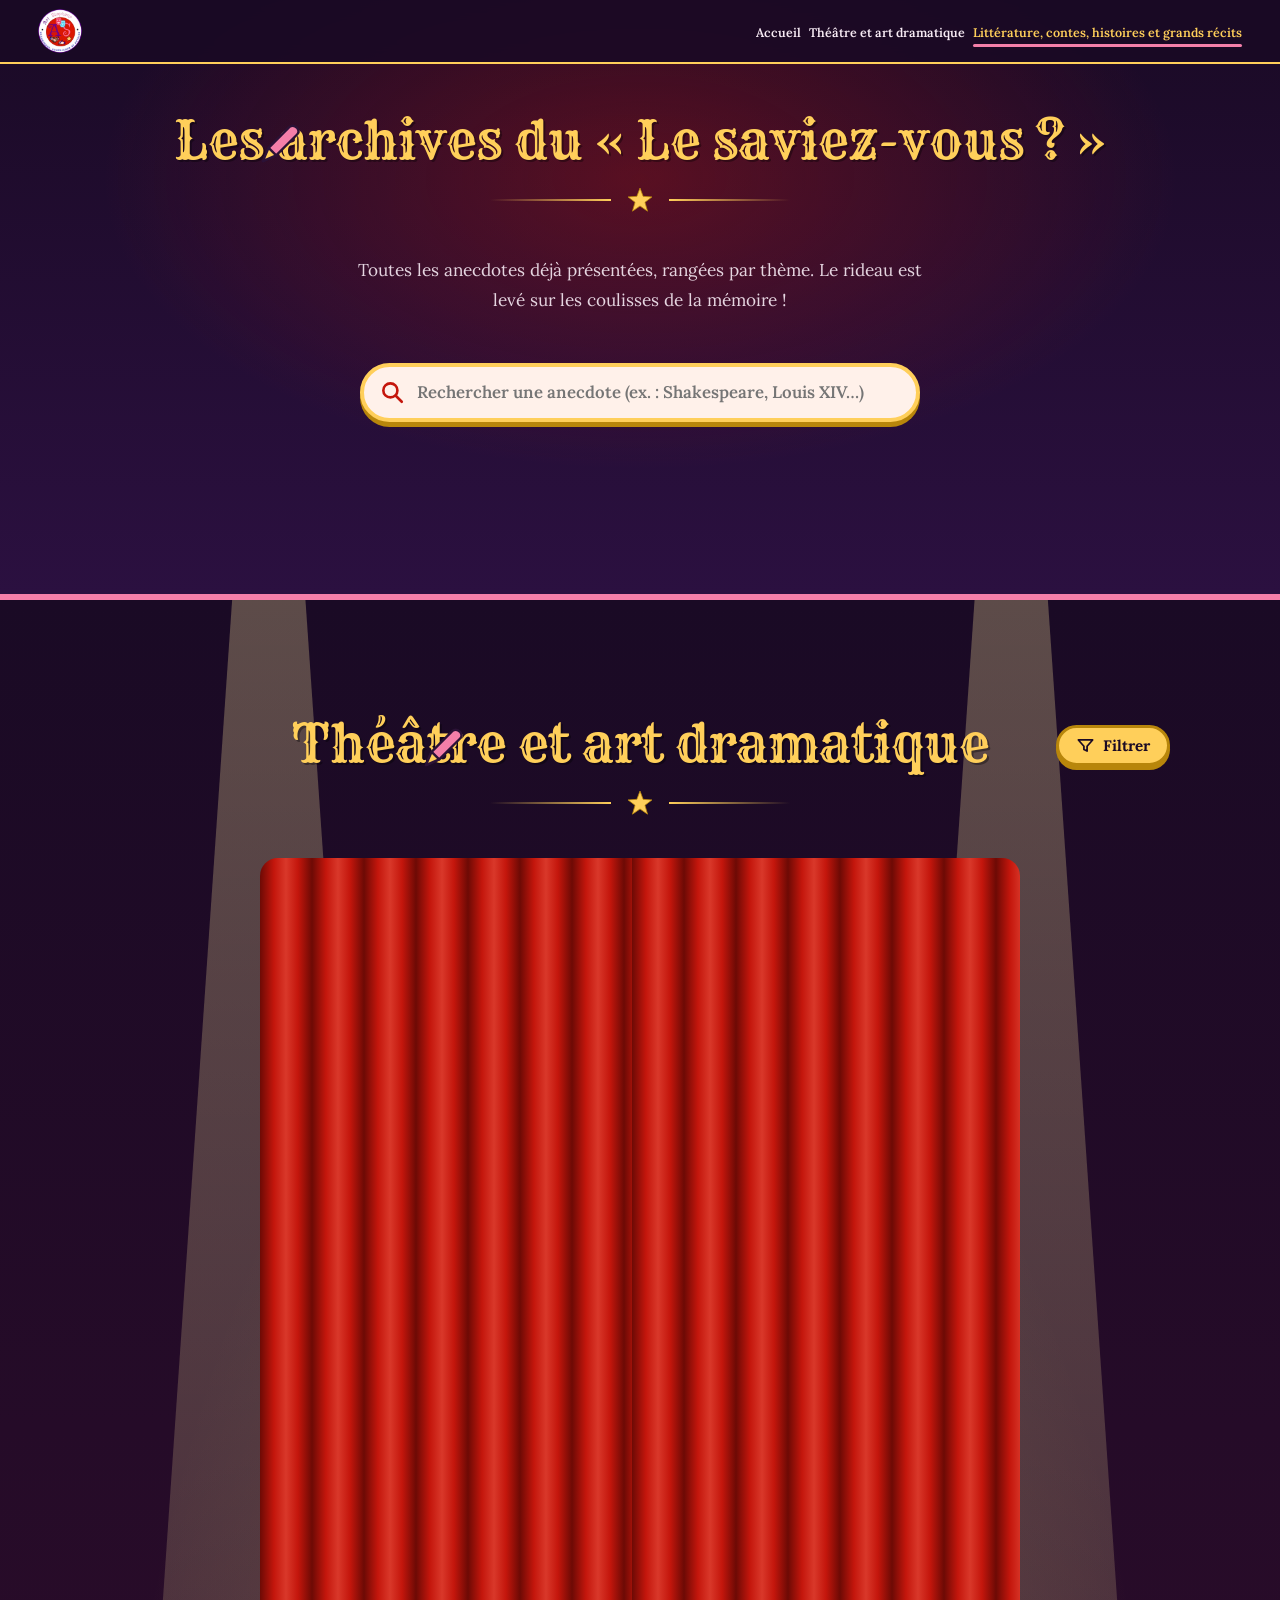
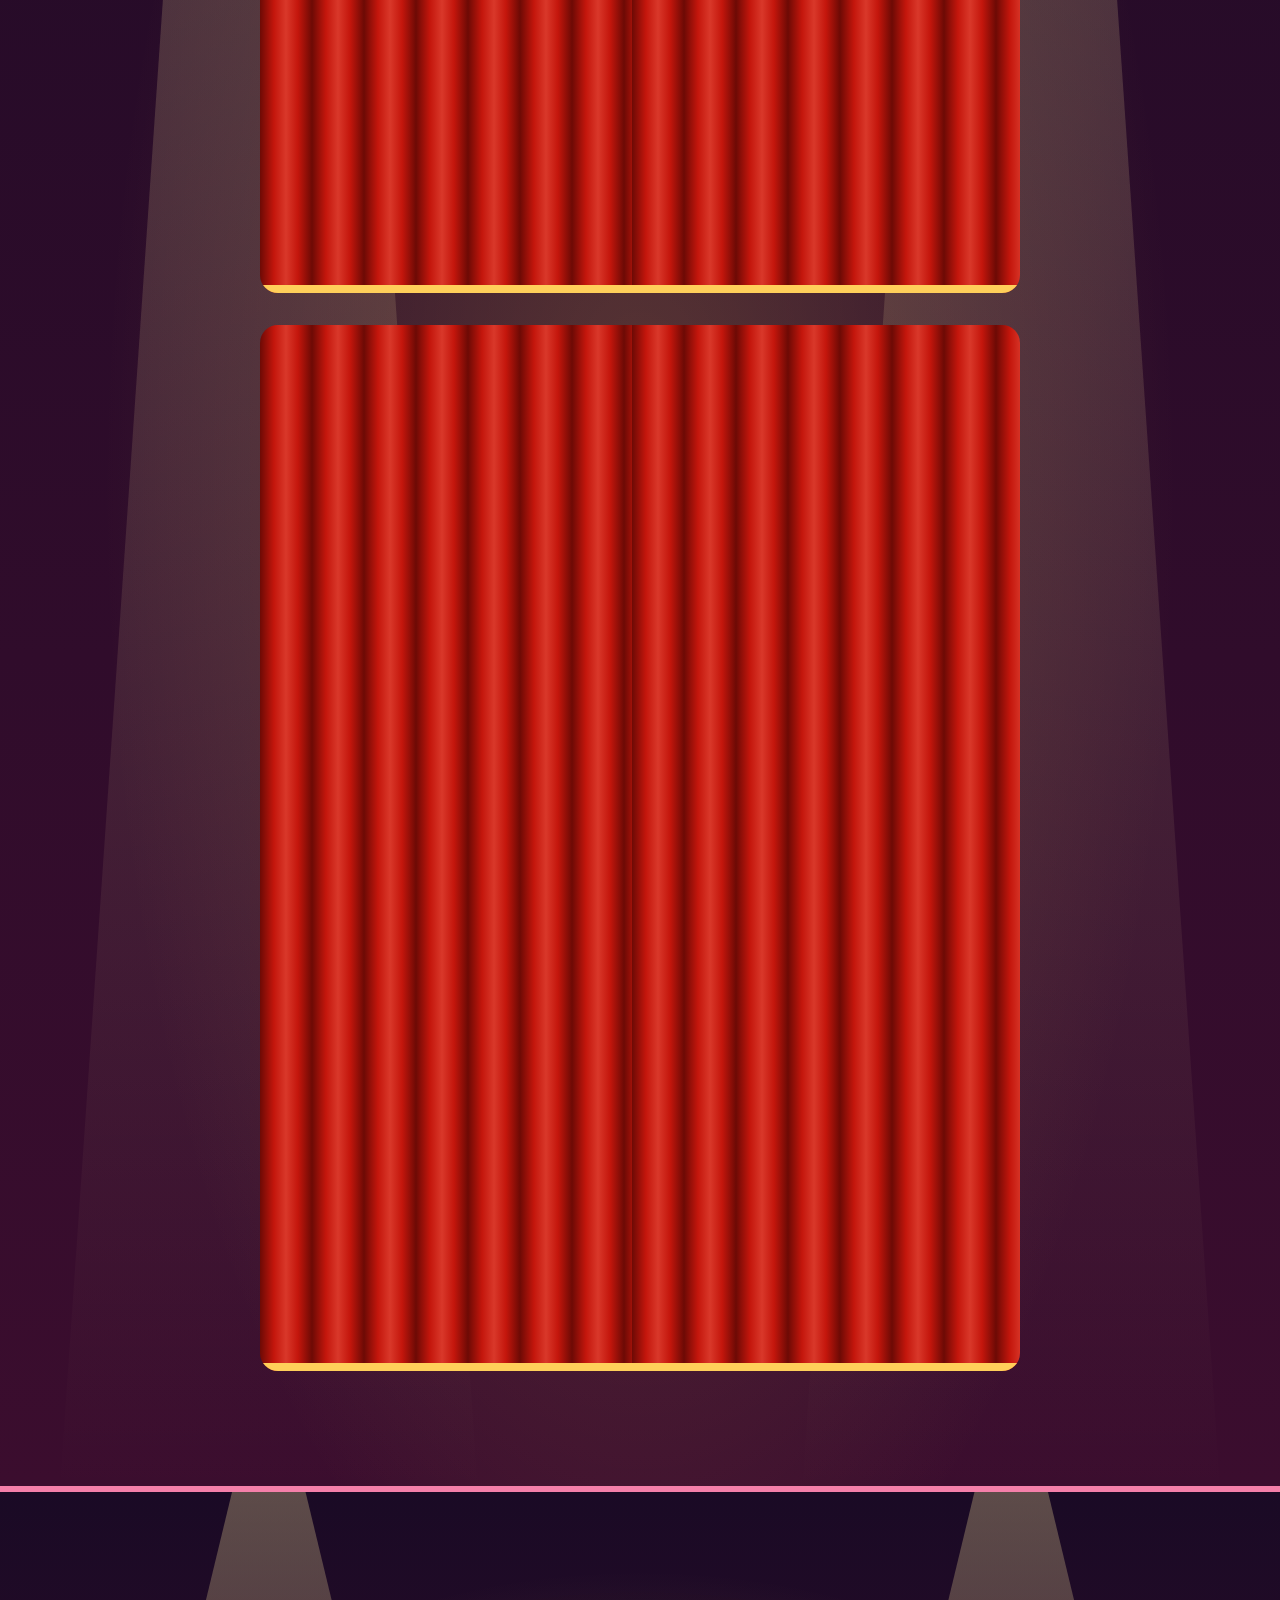
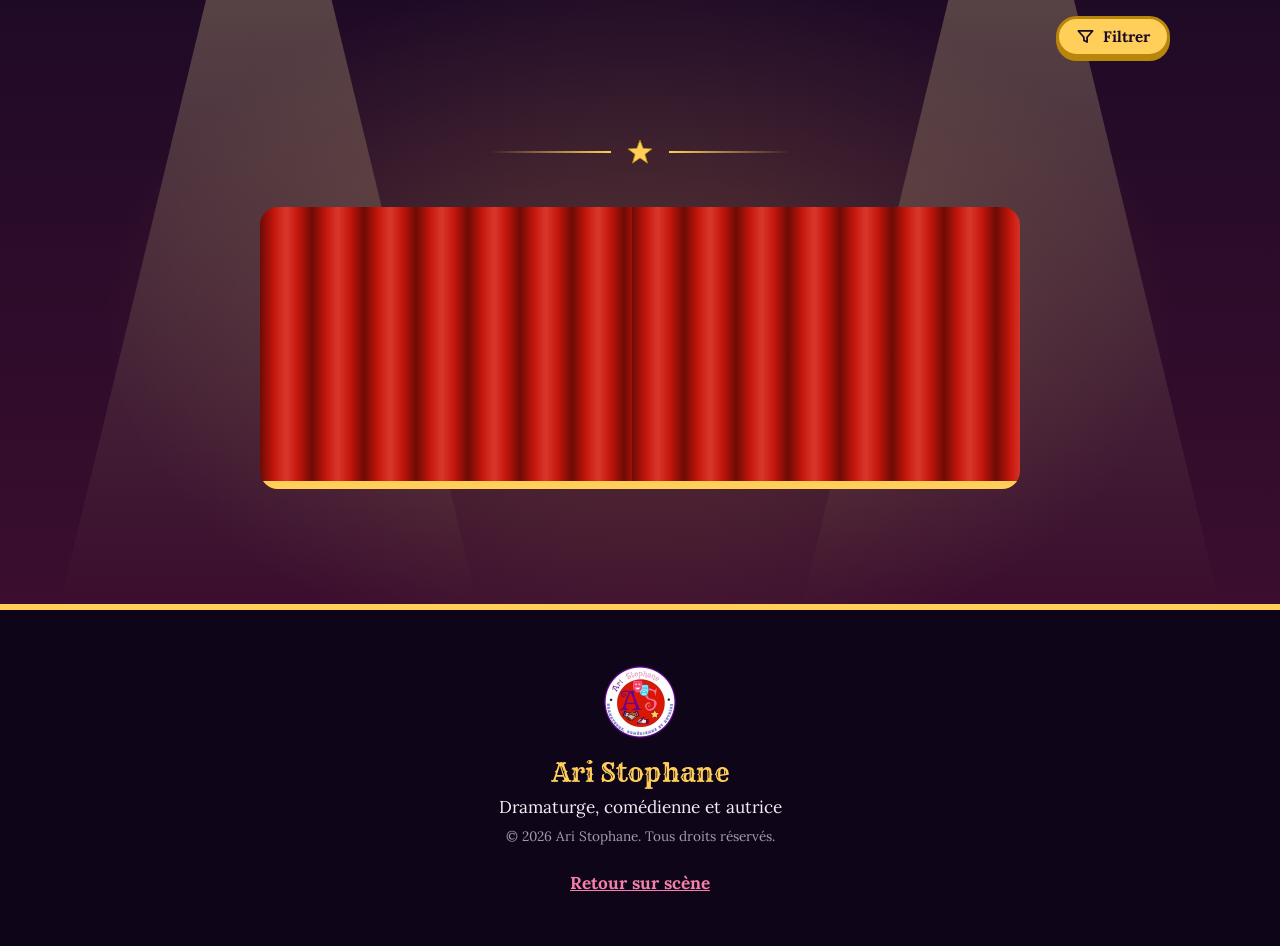
<file: archive.html>
<!DOCTYPE html>
<html lang="fr">
<head>
  <meta charset="utf-8">
  <meta name="viewport" content="width=device-width, initial-scale=1">
  <title>Archives du « Le saviez-vous ? » · Ari Stophane</title>
  <meta name="description" content="Les archives du « Le saviez-vous ? » d'Ari Stophane : toutes les anecdotes déjà présentées sur le théâtre, l'art dramatique et la littérature.">
  <meta name="theme-color" content="#1a0a25">
  <link rel="icon" type="image/png" href="images/favicon.png">
  <link rel="preconnect" href="https://fonts.googleapis.com">
  <link rel="preconnect" href="https://fonts.gstatic.com" crossorigin>
  <link href="https://fonts.googleapis.com/css2?family=Lora:ital,wght@0,400;0,600;0,700;1,400&family=Rye&family=Alex+Brush&display=swap" rel="stylesheet">
  <link rel="stylesheet" href="CSS/style.css?v=20">
  <script src="JS/script.js?v=20" defer></script>
  <script src="JS/archive.js?v=20" defer></script>
  
</head>
<body class="page-archive">

  <!-- Icônes réutilisables : masques de théâtre, étoile, ampoule -->
  <svg width="0" height="0" style="position:absolute" aria-hidden="true" focusable="false">
    <symbol id="m-comedie" viewBox="0 0 100 120">
      <path d="M8 14 Q50 -2 92 14 Q98 62 76 92 Q62 112 50 114 Q38 112 24 92 Q2 62 8 14Z" fill="currentColor" stroke="var(--contour, #2b1236)" stroke-width="4" stroke-linejoin="round"/>
      <path d="M21 44 Q33 30 45 44" fill="none" stroke="var(--trait, #fff)" stroke-width="6" stroke-linecap="round"/>
      <path d="M55 44 Q67 30 79 44" fill="none" stroke="var(--trait, #fff)" stroke-width="6" stroke-linecap="round"/>
      <path d="M22 68 Q50 106 78 68 Q50 76 22 68Z" fill="var(--trait, #fff)" stroke="var(--contour, #2b1236)" stroke-width="2.5" stroke-linejoin="round"/>
    </symbol>
    <symbol id="m-tragedie" viewBox="0 0 100 120">
      <path d="M8 14 Q50 -2 92 14 Q98 62 76 92 Q62 112 50 114 Q38 112 24 92 Q2 62 8 14Z" fill="currentColor" stroke="var(--contour, #2b1236)" stroke-width="4" stroke-linejoin="round"/>
      <path d="M20 47 L45 36" fill="none" stroke="var(--trait, #fff)" stroke-width="6" stroke-linecap="round"/>
      <path d="M55 36 L80 47" fill="none" stroke="var(--trait, #fff)" stroke-width="6" stroke-linecap="round"/>
      <circle cx="35" cy="52" r="4.5" fill="var(--trait, #fff)"/>
      <circle cx="65" cy="52" r="4.5" fill="var(--trait, #fff)"/>
      <path d="M28 94 Q50 66 72 94" fill="none" stroke="var(--trait, #fff)" stroke-width="6" stroke-linecap="round"/>
    </symbol>
    <symbol id="etoile" viewBox="0 0 100 100">
      <path d="M50 4 L62 36 L96 38 L69 59 L79 93 L50 73 L21 93 L31 59 L4 38 L38 36Z" fill="currentColor" stroke="#b8860b" stroke-width="3" stroke-linejoin="round"/>
    </symbol>
  </svg>

  <a class="lien-evitement" href="#archive-haut">Aller au contenu</a>

  <!-- ============ NAVIGATION ============ -->
  <header class="nav" id="haut">
    <a class="marque" href="index.html" aria-label="Ari Stophane, retour à l'accueil">
      <img src="images/logo-144.webp" width="44" height="44" alt="">
      <span>Ari Stophane</span>
    </a>
    <button class="menu-bouton" type="button" aria-expanded="false" aria-controls="menu">Menu</button>
    <nav id="menu" aria-label="Navigation principale">
      <ul>
        <li style="--i:0"><a href="index.html">Accueil</a></li>
        <li style="--i:1"><a href="#theatre">Théâtre et art dramatique</a></li>
        <li style="--i:2"><a href="#litterature">Littérature, contes, histoires et grands récits</a></li>
      </ul>
    </nav>
  </header>

  <main>
    <section class="acte acte-jeux-haut" id="archive-haut" aria-labelledby="t-archive">
      <div class="acte-contenu">
        <h1 class="titre-acte" id="t-archive">Les archives du «&nbsp;Le saviez-vous&nbsp;?&nbsp;»</h1>
        <div class="filet" aria-hidden="true"><svg><use href="#etoile"/></svg></div>
        <p class="sous-titre-acte">Toutes les anecdotes déjà présentées, rangées par thème. Le rideau est levé sur les coulisses de la mémoire !</p>
        <form class="archive-recherche" role="search">
          <button class="recherche-bouton" type="submit" aria-label="Lancer la recherche"><svg class="recherche-loupe" viewBox="0 0 24 24" fill="none" stroke="currentColor" stroke-width="2.4" stroke-linecap="round" aria-hidden="true"><circle cx="10.5" cy="10.5" r="6.5"/><path d="M15.5 15.5L21 21"/></svg></button>
          <input id="recherche" type="search" aria-label="Rechercher une anecdote par mots-clés" placeholder="Rechercher une anecdote (ex. : Shakespeare, Louis XIV…)" autocomplete="off" enterkeyhint="search">
        </form>
        <div class="archive-retour-zone" hidden><button class="archive-retour" id="archive-retour" type="button" hidden><svg viewBox="0 0 24 24" fill="none" stroke="currentColor" stroke-width="2.6" stroke-linecap="round" stroke-linejoin="round" aria-hidden="true"><path d="M10 5l-7 7 7 7M3 12h18"/></svg> Retour</button></div>
        <p class="archive-compte" id="archive-compte" aria-live="polite"></p>
      </div>
    </section>
    <section data-filtrable="filtre-theatre" class="acte acte-avis-neuf avis-saviez" id="theatre" aria-labelledby="t-theatre">
      <div class="avis-neuf-faisceaux" aria-hidden="true"><span></span><span></span></div>
      <div class="avis-neuf-pluie" aria-hidden="true"><svg style="--x:35%;--d:2.3s;--t:7.0s;--s:27px"><use href="#etoile"/></svg><svg style="--x:17%;--d:2.0s;--t:9.8s;--s:23px"><use href="#etoile"/></svg><svg style="--x:33%;--d:1.0s;--t:8.5s;--s:22px"><use href="#etoile"/></svg><svg style="--x:3%;--d:6.0s;--t:6.1s;--s:21px"><use href="#etoile"/></svg><svg style="--x:25%;--d:5.5s;--t:6.8s;--s:27px"><use href="#etoile"/></svg><svg style="--x:52%;--d:1.3s;--t:7.3s;--s:15px"><use href="#etoile"/></svg><svg style="--x:73%;--d:5.5s;--t:8.1s;--s:17px"><use href="#etoile"/></svg><svg style="--x:31%;--d:1.3s;--t:6.3s;--s:17px"><use href="#etoile"/></svg></div>
      <div class="acte-contenu avis-neuf-contenu saviez-scene" data-apparait>
        <button class="filtre-ouvrir" type="button" data-ouvre="filtre-theatre" aria-haspopup="dialog"><svg class="icone-bouton icone-filtre" viewBox="0 0 24 24" fill="none" stroke="currentColor" stroke-width="2.2" stroke-linecap="round" stroke-linejoin="round" aria-hidden="true"><path d="M3 5h18l-7 8v6l-4-2v-4z"/></svg> Filtrer <span class="filtre-compte" hidden></span></button>
        <h2 class="titre-acte" id="t-theatre">Théâtre et art dramatique</h2>
        <div class="filet" aria-hidden="true"><svg><use href="#etoile"/></svg></div>
        <div class="saviez-rideau" data-anecdote data-type="theatre" data-categorie="comedie-francaise" data-debut="2026-11-02" data-fin="2026-11-05" data-mots="comédie-française louis xiv ordonnance 1680 troupe permanente salle richelieu histoire fondation comédiens répertoire paris">
          <div class="saviez-pan saviez-pan-g" aria-hidden="true"></div>
          <div class="saviez-pan saviez-pan-d" aria-hidden="true"></div>
          <article class="saviez-carte">
            <p class="saviez-mention">Présenté du 2 novembre 2026 jusqu'au 5 novembre 2026</p>
            <p class="saviez-date">21 octobre 1680</p>
            <p class="saviez-compteur">Il y a <strong data-annees-depuis="1680-10-21">346</strong> ans</p>
            <p>Ce jour-là, le roi Louis XIV signait l'ordonnance qui donnait naissance à la Comédie-Française. C'est aujourd'hui la plus ancienne troupe de théâtre permanente encore en activité dans le monde.</p>
            <figure class="saviez-photo">
              <div class="saviez-photo-cadre"><img loading="lazy" decoding="async" src="images/salle-richelieu.webp" width="720" height="720" alt="Façade en pierre claire de la salle Richelieu, à Paris, avec ses colonnes au rez-de-chaussée et ses bannières rouges «&nbsp;Comédie-Française&nbsp;»."></div>
              <figcaption><span class="saviez-legende">Façade en pierre claire de la salle Richelieu, à Paris, avec ses colonnes au rez-de-chaussée et ses bannières rouges «&nbsp;Comédie-Française&nbsp;».</span><span class="saviez-credit">Crédit photographique&nbsp;: BnF</span></figcaption>
            </figure>
            <ul class="saviez-chiffres">
              <li><strong data-compte="60">60</strong><span>comédiens environ</span></li>
              <li><strong>Plusieurs milliers</strong><span>d'œuvres au répertoire historique</span></li>
            </ul>
          
            <div class="saviez-pied"><a class="bouton bouton-encre" href="https://www.comedie-francaise.fr/histoire-de-la-comedie-francaise/" target="_blank" rel="noopener noreferrer"><svg class="icone-bouton icone-livre" viewBox="0 0 24 24" fill="none" stroke="currentColor" stroke-width="2" stroke-linecap="round" stroke-linejoin="round" aria-hidden="true"><path d="M12 6C10 4.5 6.5 4 3 4.5v14c3.5-.5 7 0 9 1.5 2-1.5 5.5-2 9-1.5v-14C17.5 4 14 4.5 12 6z"/><path d="M12 6v14"/><path class="feuille" d="M12 6c1.7-1 4-1.4 6.5-1.2v12.6c-2.5-.2-4.8.2-6.5 1.2z" fill="currentColor" fill-opacity=".25"/></svg> Pour en savoir plus <span class="sr-only">(s'ouvre dans un nouvel onglet)</span></a></div>
          </article>
        </div>
        <div class="saviez-rideau" data-anecdote data-type="art-dramatique" data-categorie="shakespeare" data-debut="2026-11-05" data-fin="" data-mots="shakespeare roméo juliette balcon fenêtre scène du balcon tragédie amour vérone adaptations edith nesbit">
          <div class="saviez-pan saviez-pan-g" aria-hidden="true"></div>
          <div class="saviez-pan saviez-pan-d" aria-hidden="true"></div>
          <article class="saviez-carte">
            <p class="saviez-mention">Publié à partir du 5 novembre 2026</p>
            <h3 class="saviez-sujet">Roméo et Juliette ne se retrouvent pas sur un balcon dans le texte original&nbsp;!</h3>
            <p>La célèbre scène où Juliette apparaît au-dessus de Roméo est universellement connue comme la «&nbsp;scène du balcon&nbsp;». Pourtant, dans le texte de Shakespeare, Juliette apparaît à une fenêtre : le mot «&nbsp;balcon&nbsp;» n'est jamais explicitement mentionné. L'image romantique que nous connaissons aujourd'hui doit beaucoup aux adaptations et aux représentations ultérieures de la pièce.</p>
            <figure class="saviez-photo saviez-photo-portrait">
              <div class="saviez-photo-cadre"><img loading="lazy" decoding="async" src="images/romeo-juliette.webp" width="640" height="916" alt="Illustration ancienne : Juliette, penchée à une balustrade de pierre, aux longs cheveux dorés, tend la main à Roméo agenouillé en contrebas, vêtu de rouge"></div>
              <figcaption><span class="saviez-legende">Illustration ancienne de Roméo et Juliette à la fenêtre, peinture romantique ou gravure du XIX<sup>e</sup> siècle.</span><span class="saviez-credit">Crédit image&nbsp;: Roméo et Juliette de «&nbsp;Histoires pour enfants de Shakespeare&nbsp;» par Edith Nesbit (1858-1924) publié par Raphael Tuck et Sons Ltd., Londres.</span></figcaption>
            </figure>
            <div class="saviez-pied"><a class="bouton bouton-encre" href="https://www.folger.edu/blogs/shakespeare-and-beyond/quiz-order-it-juliet-whats-in-a-name-speech/" target="_blank" rel="noopener noreferrer"><svg class="icone-bouton icone-livre" viewBox="0 0 24 24" fill="none" stroke="currentColor" stroke-width="2" stroke-linecap="round" stroke-linejoin="round" aria-hidden="true"><path d="M12 6C10 4.5 6.5 4 3 4.5v14c3.5-.5 7 0 9 1.5 2-1.5 5.5-2 9-1.5v-14C17.5 4 14 4.5 12 6z"/><path d="M12 6v14"/><path class="feuille" d="M12 6c1.7-1 4-1.4 6.5-1.2v12.6c-2.5-.2-4.8.2-6.5 1.2z" fill="currentColor" fill-opacity=".25"/></svg> Pour en savoir plus <span class="sr-only">(s'ouvre dans un nouvel onglet)</span></a></div>
          </article>
        </div>
        <p class="archive-vide" hidden role="status"></p>
      </div>
    </section>

    <section data-filtrable="filtre-litterature" class="acte acte-avis-neuf avis-saviez" id="litterature" aria-labelledby="t-litterature">
      <div class="avis-neuf-faisceaux" aria-hidden="true"><span></span><span></span></div>
      <div class="avis-neuf-pluie" aria-hidden="true"><svg style="--x:92%;--d:3.9s;--t:7.8s;--s:25px"><use href="#etoile"/></svg><svg style="--x:71%;--d:0.5s;--t:9.4s;--s:25px"><use href="#etoile"/></svg><svg style="--x:30%;--d:5.2s;--t:9.4s;--s:15px"><use href="#etoile"/></svg><svg style="--x:76%;--d:3.2s;--t:6.3s;--s:26px"><use href="#etoile"/></svg><svg style="--x:71%;--d:6.8s;--t:7.1s;--s:24px"><use href="#etoile"/></svg><svg style="--x:73%;--d:6.8s;--t:7.4s;--s:22px"><use href="#etoile"/></svg><svg style="--x:10%;--d:5.8s;--t:9.1s;--s:20px"><use href="#etoile"/></svg><svg style="--x:77%;--d:6.6s;--t:8.1s;--s:17px"><use href="#etoile"/></svg></div>
      <div class="acte-contenu avis-neuf-contenu saviez-scene" data-apparait>
        <button class="filtre-ouvrir" type="button" data-ouvre="filtre-litterature" aria-haspopup="dialog"><svg class="icone-bouton icone-filtre" viewBox="0 0 24 24" fill="none" stroke="currentColor" stroke-width="2.2" stroke-linecap="round" stroke-linejoin="round" aria-hidden="true"><path d="M3 5h18l-7 8v6l-4-2v-4z"/></svg> Filtrer <span class="filtre-compte" hidden></span></button>
        <h2 class="titre-acte" id="t-litterature">Littérature, contes, histoires et grands récits</h2>
        <div class="filet" aria-hidden="true"><svg><use href="#etoile"/></svg></div>
        <div class="saviez-rideau" data-attente>
          <div class="saviez-pan saviez-pan-g" aria-hidden="true"></div>
          <div class="saviez-pan saviez-pan-d" aria-hidden="true"></div>
          <article class="saviez-carte attente-carte">
            <span class="saviez-ampoule" aria-hidden="true">?</span>
            <p class="attente-texte">L'anecdote est en cours de recherche, veuillez patienter. Le rideau va bientôt se lever.</p>
            <p class="attente-points" aria-hidden="true"><span></span><span></span><span></span></p>
          </article>
        </div>
        <p class="archive-vide" hidden role="status"></p>
      </div>
    </section>

  </main>

  <dialog class="filtre-dialog" id="filtre-theatre" aria-labelledby="t-filtre-theatre">
    <div class="lecteur-tete">
      <div><p class="lecteur-meta">Filtrer les anecdotes</p><h3 id="t-filtre-theatre" class="lecteur-titre">Théâtre et art dramatique</h3></div>
      <button class="lecteur-fermer" type="button" data-fermer aria-label="Fermer les filtres"><svg viewBox="0 0 24 24" aria-hidden="true"><path d="M5 5 L19 19 M19 5 L5 19" stroke="currentColor" stroke-width="3" stroke-linecap="round"/></svg></button>
    </div>
    <div class="lecteur-corps filtre-corps">
      <fieldset class="filtre-groupe"><legend>Type</legend><div class="filtre-puces"><label class="filtre-puce"><input type="checkbox" name="type" value="theatre"><span>Théâtre</span></label><label class="filtre-puce"><input type="checkbox" name="type" value="art-dramatique"><span>Art dramatique</span></label></div></fieldset>
      <fieldset class="filtre-groupe"><legend>Date de publication</legend>
        <div class="filtre-dates">
          <label>Date de début<input type="date" name="debut"></label>
          <label>Date de fin<input type="date" name="fin"></label>
        </div>
        <p class="filtre-aide">Renseignez la date de début, la date de fin, ou les deux : les anecdotes publiées pendant cette période s'affichent.</p>
      </fieldset>
      <fieldset class="filtre-groupe"><legend>Catégorie</legend><div class="filtre-puces"><label class="filtre-puce"><input type="checkbox" name="cat" value="comedie-francaise"><span>Comédie-Française</span></label><label class="filtre-puce"><input type="checkbox" name="cat" value="shakespeare"><span>Shakespeare</span></label></div></fieldset>
      <fieldset class="filtre-groupe"><legend>Afficher les anecdotes qui correspondent à</legend>
        <div class="filtre-puces">
          <label class="filtre-puce"><input type="radio" name="mode-theatre" value="un" checked><span>Au moins un de mes choix</span></label>
          <label class="filtre-puce"><input type="radio" name="mode-theatre" value="tous"><span>Tous mes choix</span></label>
        </div>
        <p class="filtre-aide">Vous n'avez pas besoin de tout remplir : une seule catégorie suffit.</p>
      </fieldset>
    </div>
    <div class="filtre-pied">
      <button class="bouton bouton-contour-encre" type="button" data-reinit>Réinitialiser</button>
      <button class="bouton bouton-encre" type="button" data-fermer>Voir les anecdotes</button>
    </div>
  </dialog>

  <dialog class="filtre-dialog" id="filtre-litterature" aria-labelledby="t-filtre-litterature">
    <div class="lecteur-tete">
      <div><p class="lecteur-meta">Filtrer les anecdotes</p><h3 id="t-filtre-litterature" class="lecteur-titre">Littérature, contes, histoires et grands récits</h3></div>
      <button class="lecteur-fermer" type="button" data-fermer aria-label="Fermer les filtres"><svg viewBox="0 0 24 24" aria-hidden="true"><path d="M5 5 L19 19 M19 5 L5 19" stroke="currentColor" stroke-width="3" stroke-linecap="round"/></svg></button>
    </div>
    <div class="lecteur-corps filtre-corps">
      <fieldset class="filtre-groupe"><legend>Genre</legend><div class="filtre-puces"><label class="filtre-puce"><input type="checkbox" name="type" value="litterature"><span>Littérature</span></label><label class="filtre-puce"><input type="checkbox" name="type" value="contes"><span>Contes</span></label><label class="filtre-puce"><input type="checkbox" name="type" value="histoires"><span>Histoires</span></label><label class="filtre-puce"><input type="checkbox" name="type" value="grands-recits"><span>Grands récits</span></label></div></fieldset>
      <fieldset class="filtre-groupe"><legend>Date de publication</legend>
        <div class="filtre-dates">
          <label>Date de début<input type="date" name="debut"></label>
          <label>Date de fin<input type="date" name="fin"></label>
        </div>
        <p class="filtre-aide">Renseignez la date de début, la date de fin, ou les deux : les anecdotes publiées pendant cette période s'affichent.</p>
      </fieldset>
      <fieldset class="filtre-groupe"><legend>Catégorie</legend><p class="filtre-attente">En attente d'anecdotes.</p></fieldset>
      <fieldset class="filtre-groupe"><legend>Afficher les anecdotes qui correspondent à</legend>
        <div class="filtre-puces">
          <label class="filtre-puce"><input type="radio" name="mode-litterature" value="un" checked><span>Au moins un de mes choix</span></label>
          <label class="filtre-puce"><input type="radio" name="mode-litterature" value="tous"><span>Tous mes choix</span></label>
        </div>
        <p class="filtre-aide">Vous n'avez pas besoin de tout remplir : une seule catégorie suffit.</p>
      </fieldset>
    </div>
    <div class="filtre-pied">
      <button class="bouton bouton-contour-encre" type="button" data-reinit>Réinitialiser</button>
      <button class="bouton bouton-encre" type="button" data-fermer>Voir les anecdotes</button>
    </div>
  </dialog>

  <footer class="pied">
    <img loading="lazy" decoding="async" src="images/logo-144.webp" width="72" height="72" alt="">
    <p class="pied-nom">Ari Stophane</p>
    <p>Dramaturge, comédienne et autrice</p>
    <p class="pied-fin">© <span id="annee">2026</span> Ari Stophane. Tous droits réservés.</p>
    <a class="pied-haut" href="#haut">Retour sur scène</a>
  </footer>

</body>
</html>
</file>
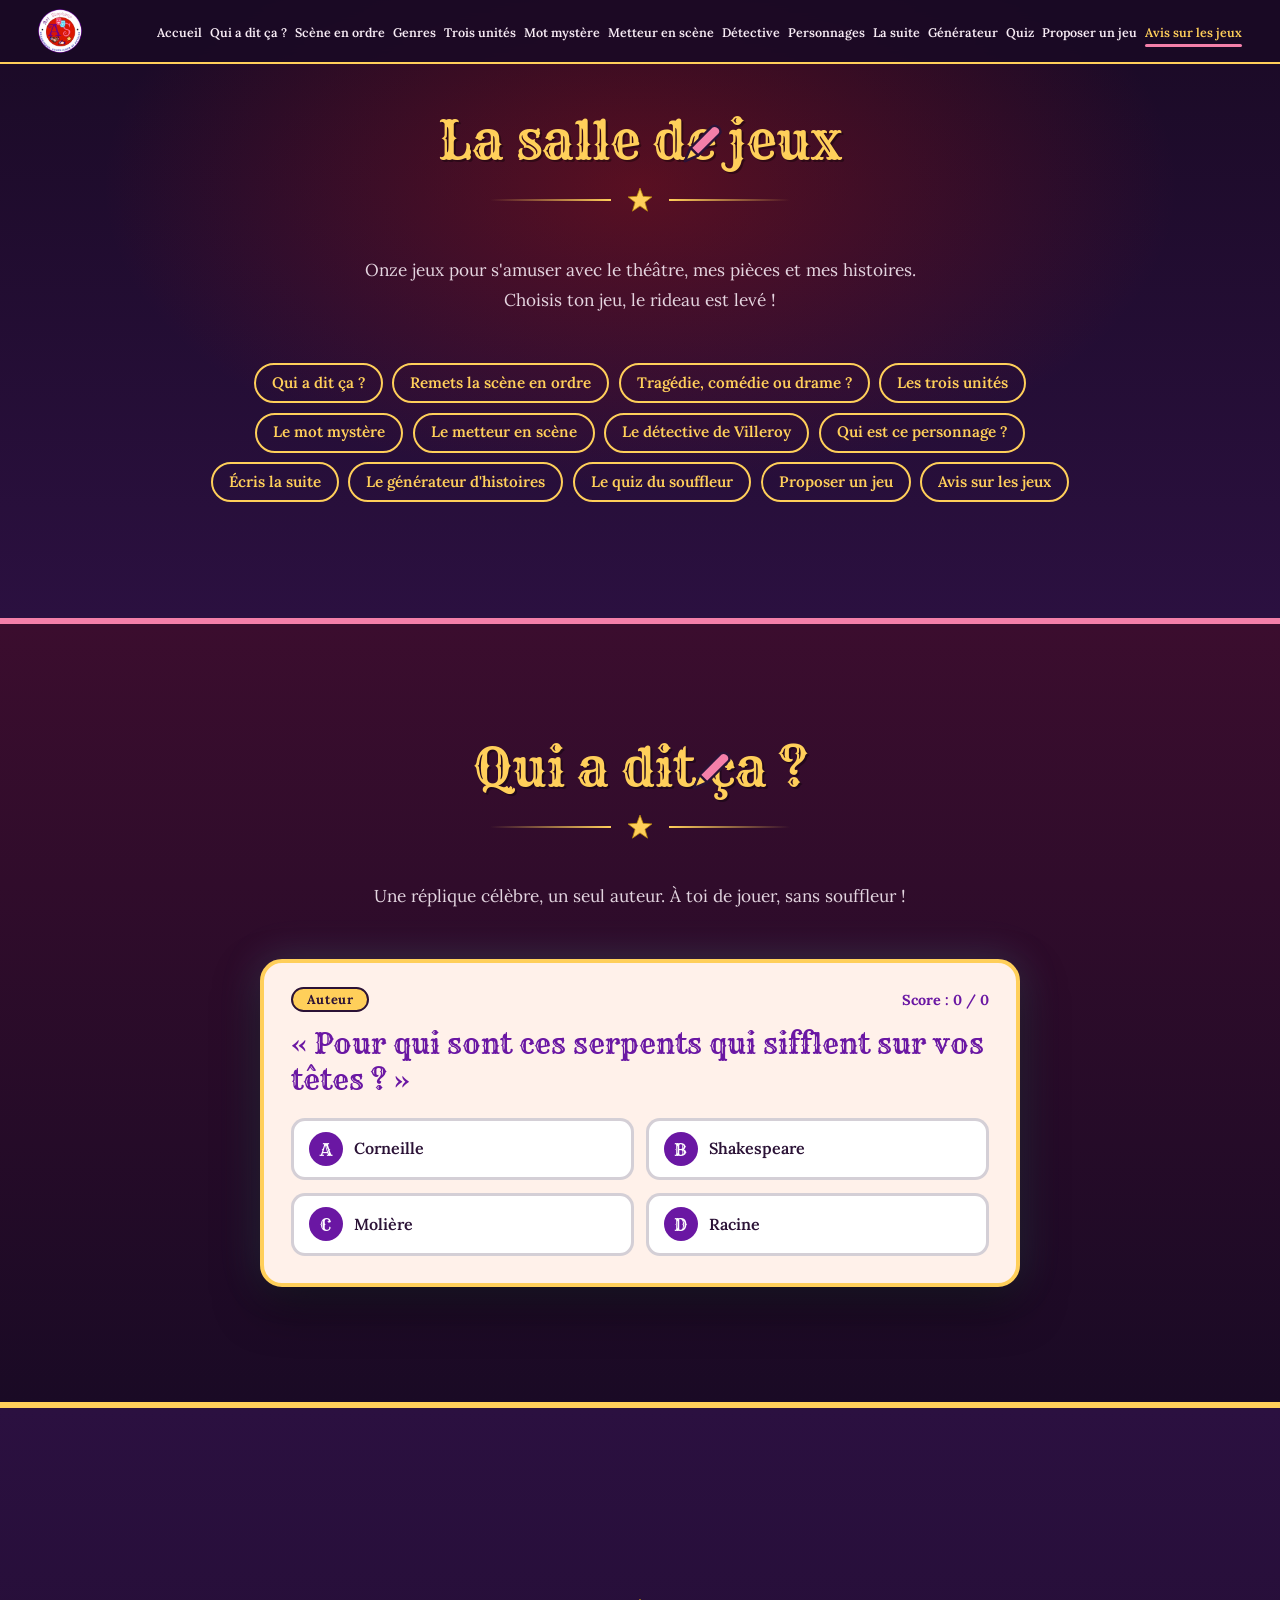
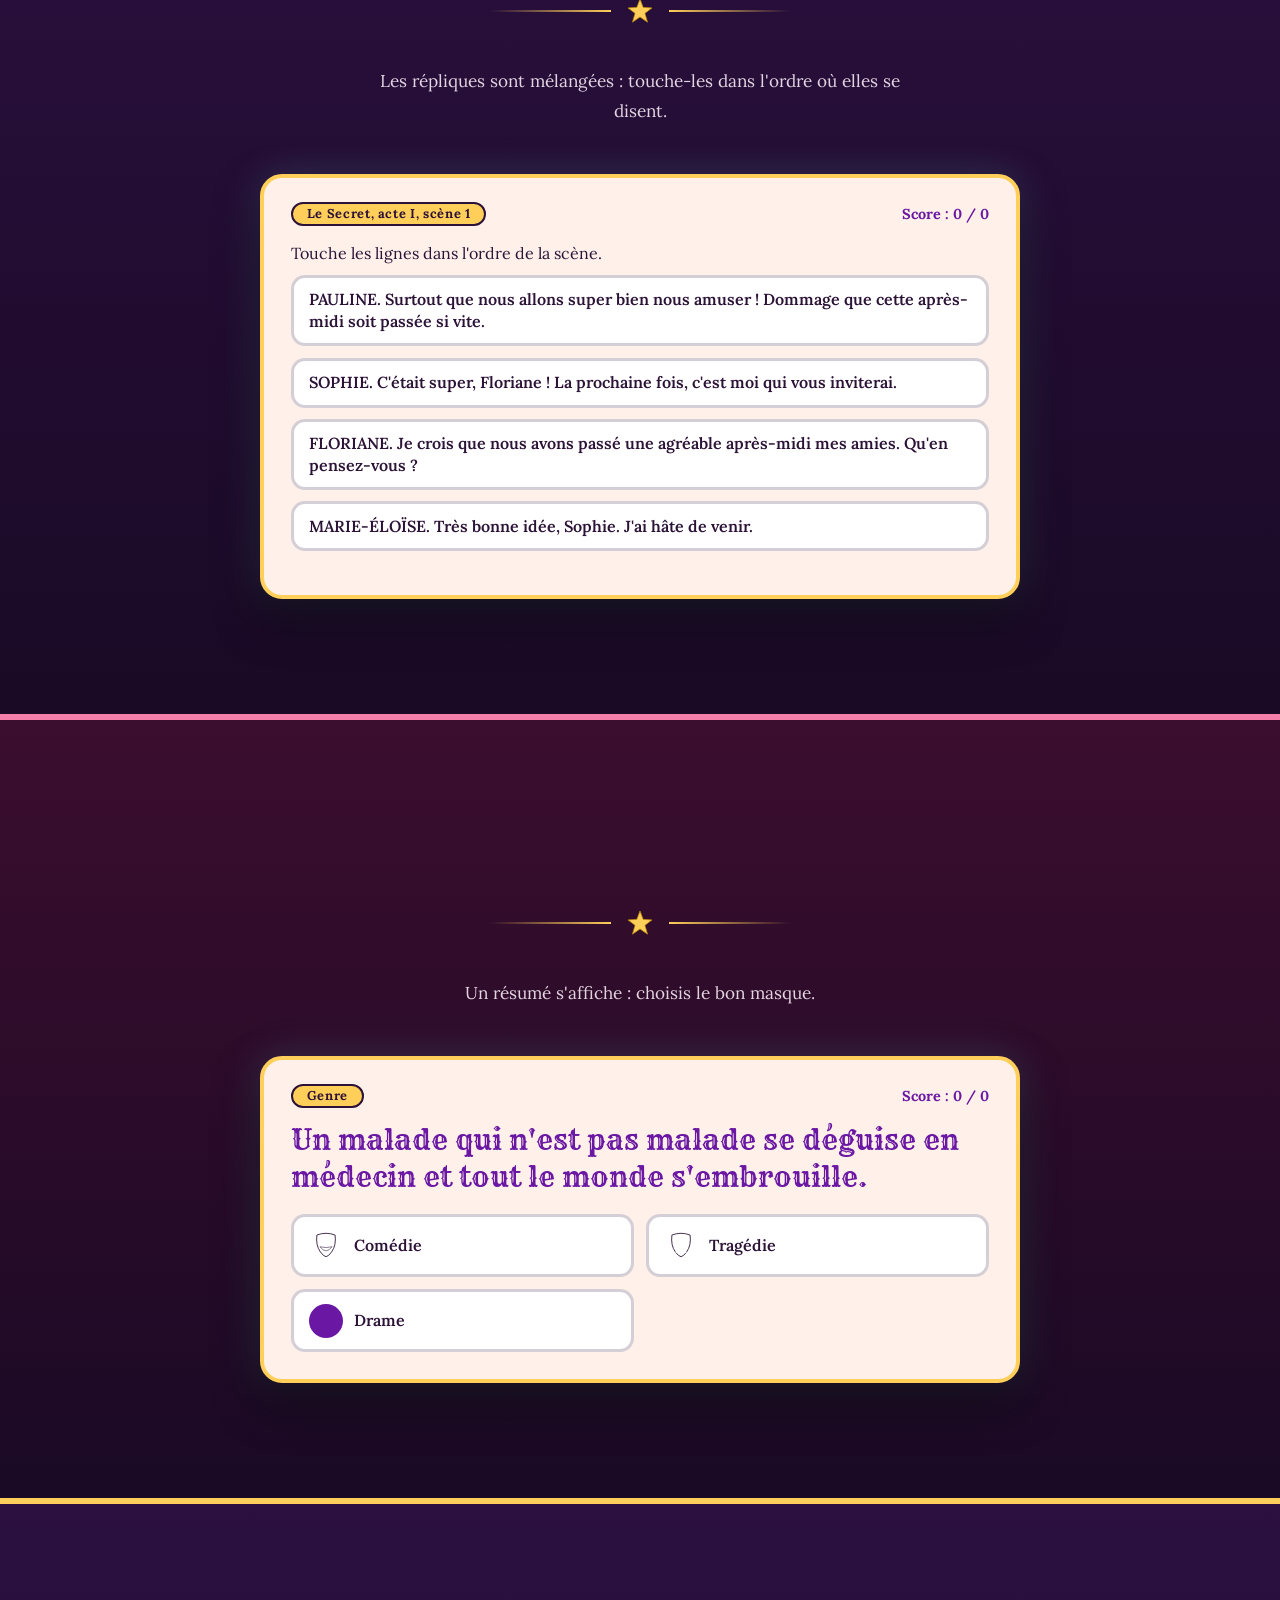
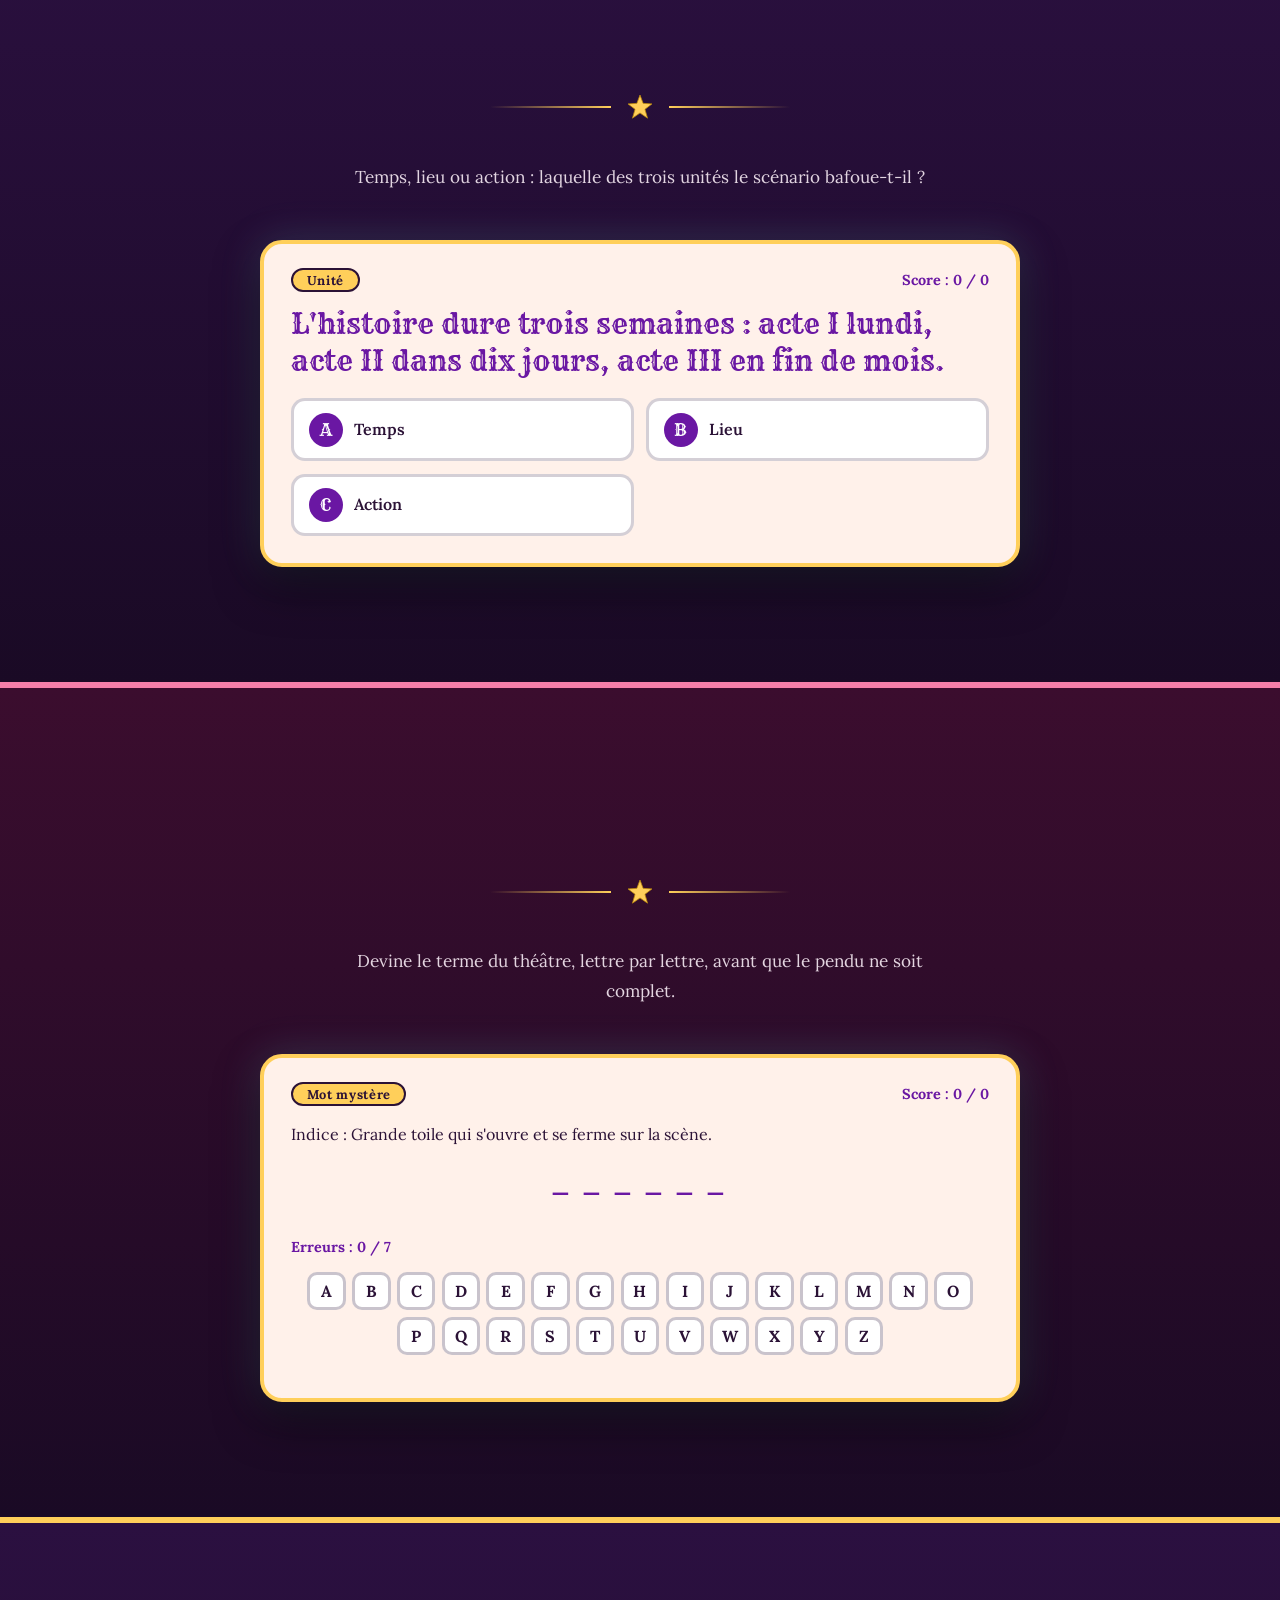
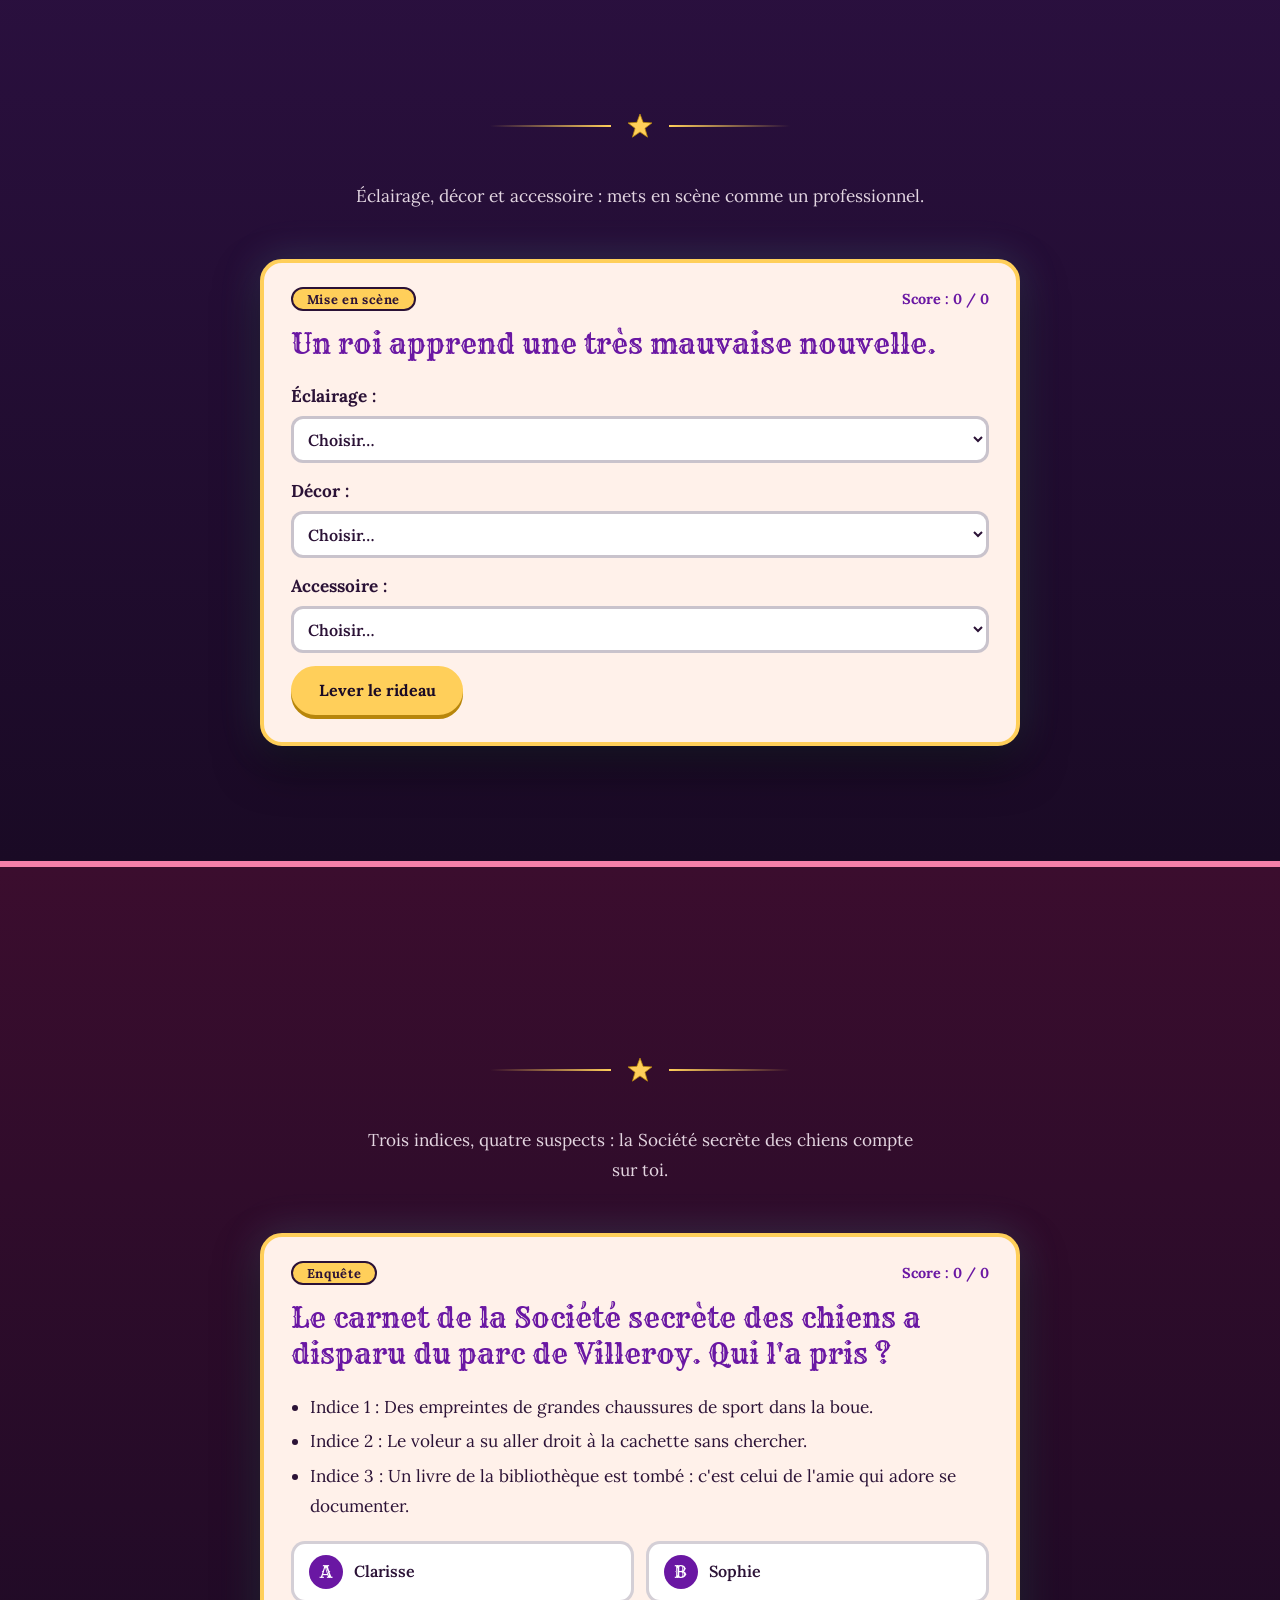
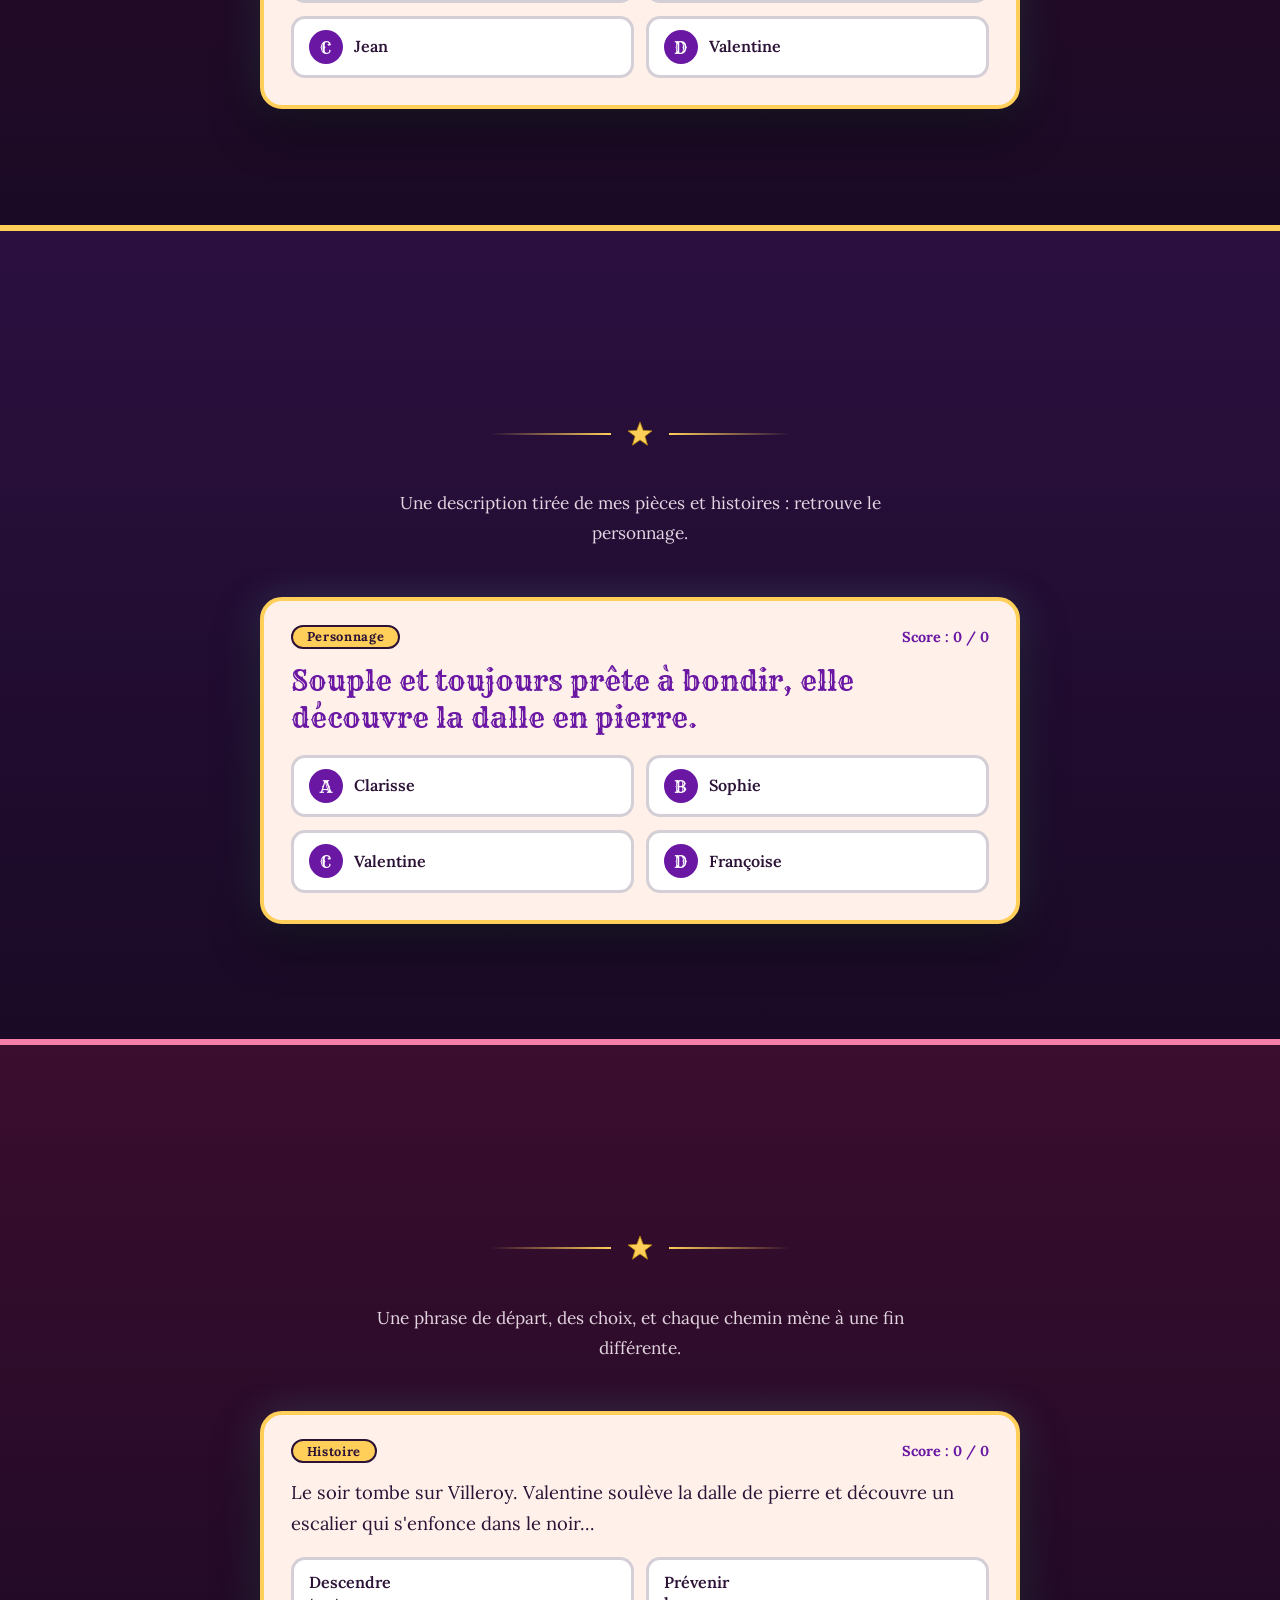
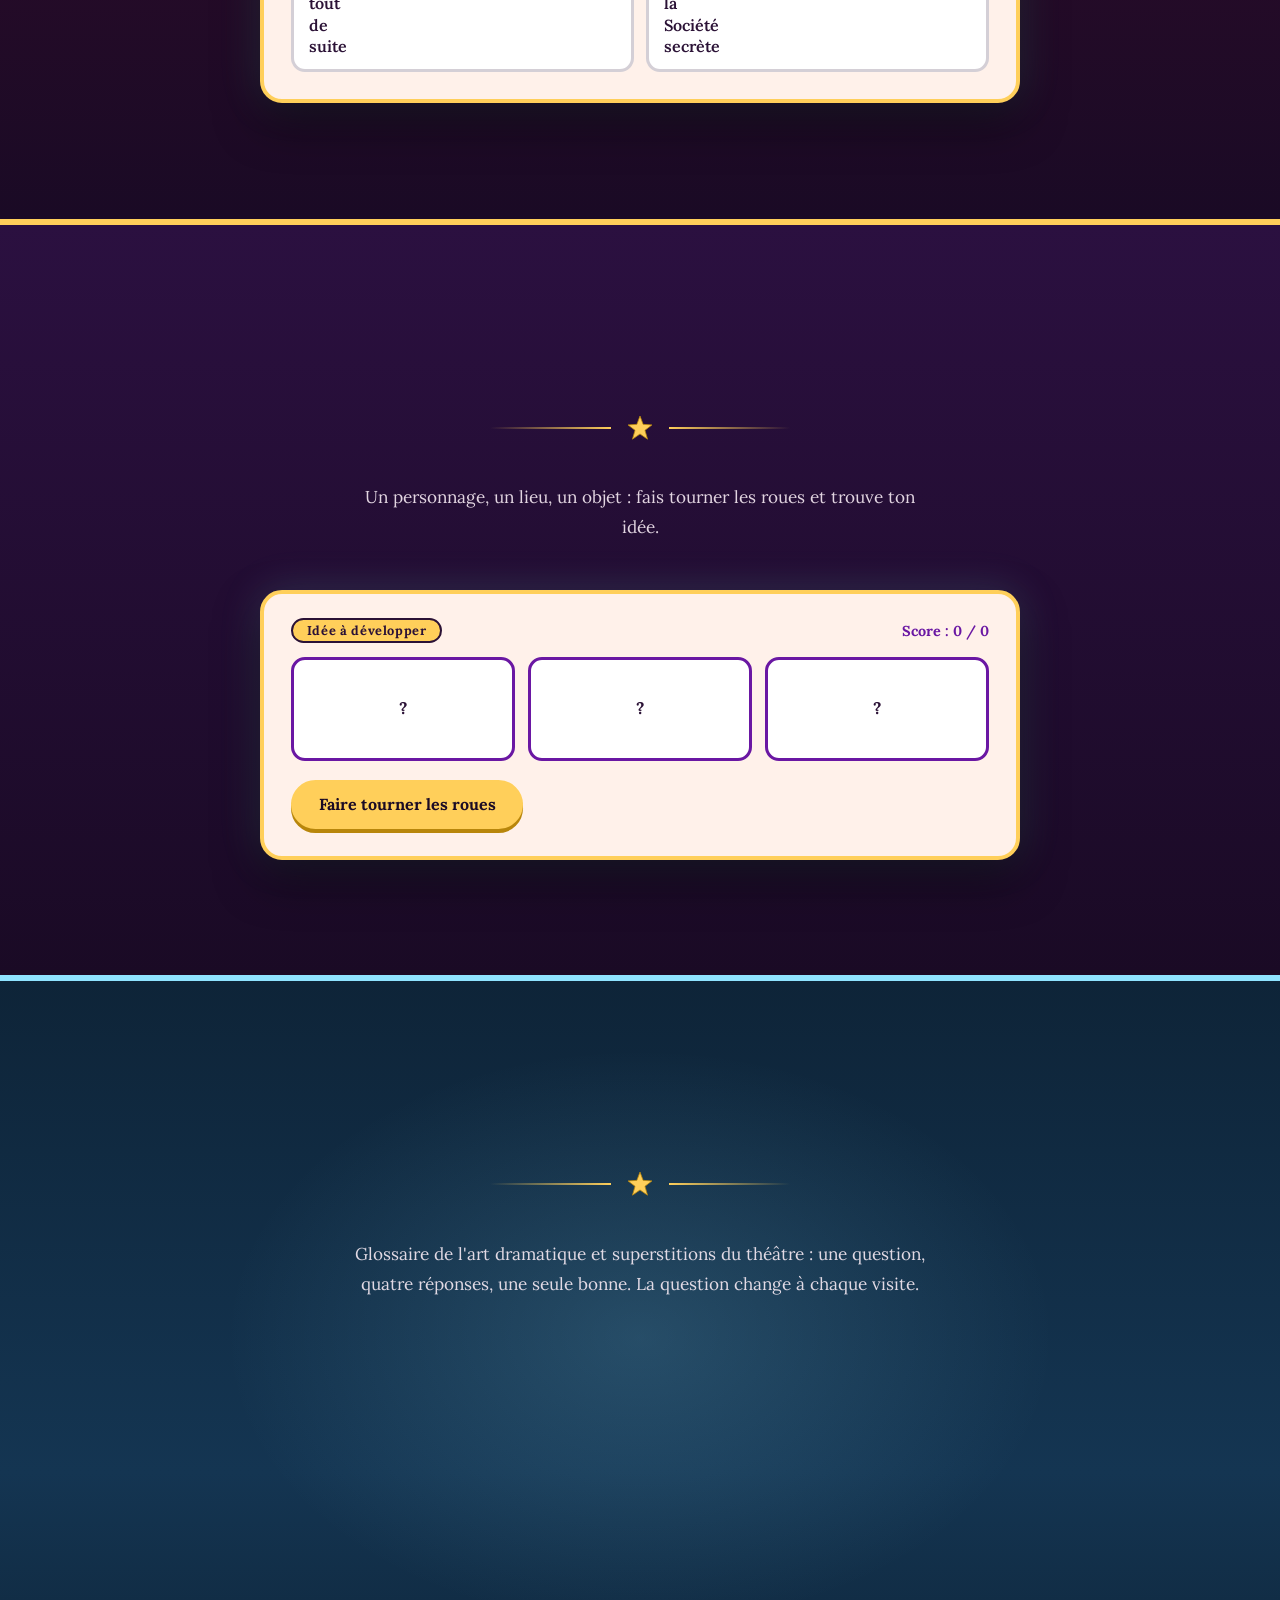
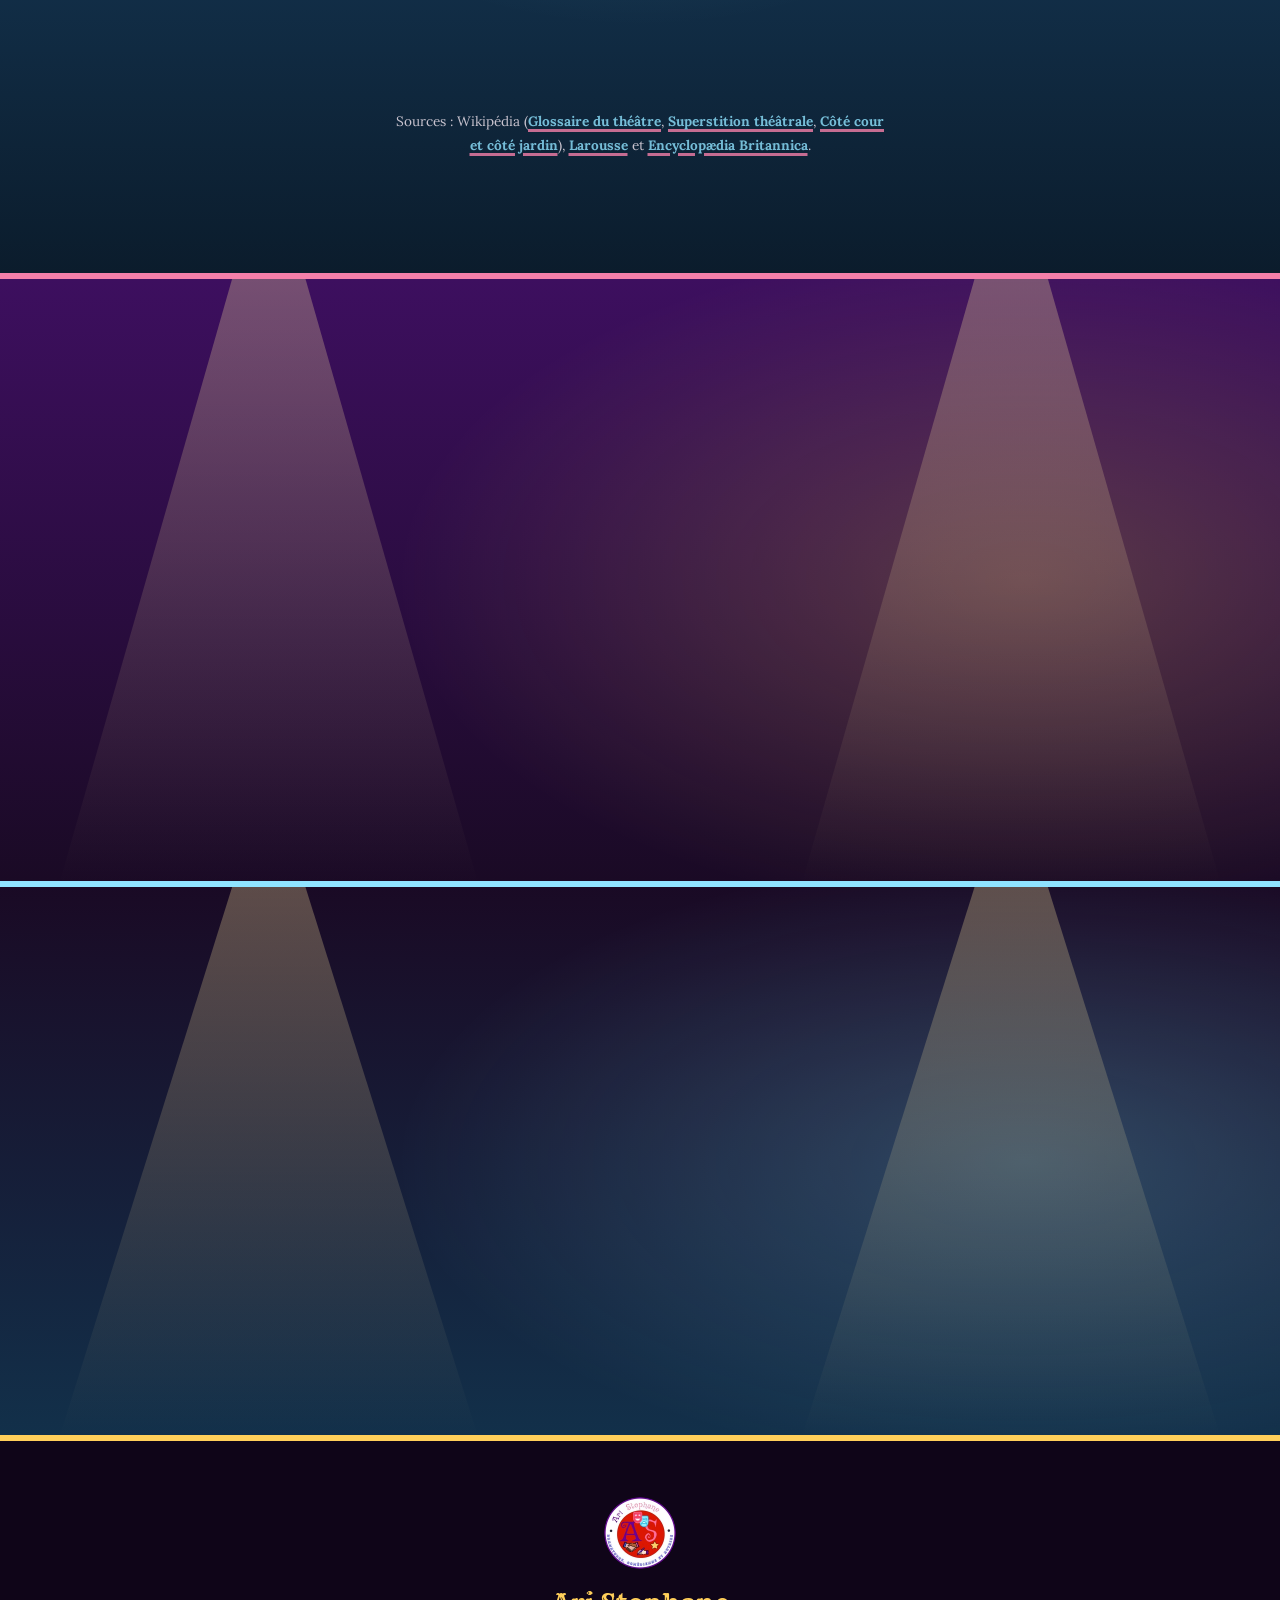
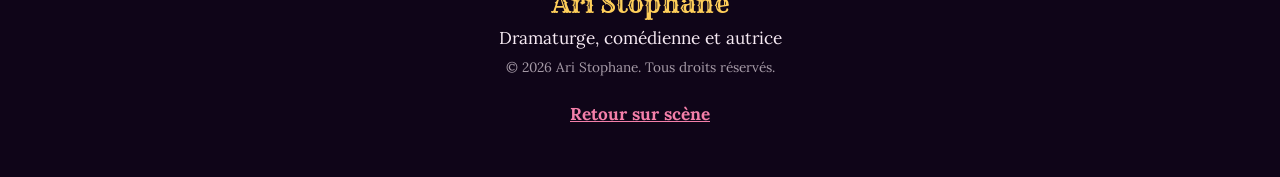
<file: jeux.html>
<!DOCTYPE html>
<html lang="fr">
<head>
  <meta charset="utf-8">
  <meta name="viewport" content="width=device-width, initial-scale=1">
  <title>Jeux · Ari Stophane</title>
  <meta name="description" content="La salle de jeux d'Ari Stophane : quiz du souffleur, mot mystère, enquête à Villeroy, générateur d'histoires et bien d'autres jeux autour du théâtre.">
  <meta name="theme-color" content="#1a0a25">
  <link rel="icon" type="image/png" href="images/favicon.png">
  <link rel="preconnect" href="https://fonts.googleapis.com">
  <link rel="preconnect" href="https://fonts.gstatic.com" crossorigin>
  <link href="https://fonts.googleapis.com/css2?family=Lora:ital,wght@0,400;0,600;0,700;1,400&family=Rye&family=Alex+Brush&display=swap" rel="stylesheet">
  <link rel="stylesheet" href="CSS/style.css?v=20">
  <script src="JS/script.js?v=20" defer></script>
  <script src="JS/jeux.js?v=20" defer></script>
</head>
<body class="page-jeux">

  <!-- Icônes réutilisables : masques de théâtre, étoile, ampoule -->
  <svg width="0" height="0" style="position:absolute" aria-hidden="true" focusable="false">
    <symbol id="m-comedie" viewBox="0 0 100 120">
      <path d="M8 14 Q50 -2 92 14 Q98 62 76 92 Q62 112 50 114 Q38 112 24 92 Q2 62 8 14Z" fill="currentColor" stroke="var(--contour, #2b1236)" stroke-width="4" stroke-linejoin="round"/>
      <path d="M21 44 Q33 30 45 44" fill="none" stroke="var(--trait, #fff)" stroke-width="6" stroke-linecap="round"/>
      <path d="M55 44 Q67 30 79 44" fill="none" stroke="var(--trait, #fff)" stroke-width="6" stroke-linecap="round"/>
      <path d="M22 68 Q50 106 78 68 Q50 76 22 68Z" fill="var(--trait, #fff)" stroke="var(--contour, #2b1236)" stroke-width="2.5" stroke-linejoin="round"/>
    </symbol>
    <symbol id="m-tragedie" viewBox="0 0 100 120">
      <path d="M8 14 Q50 -2 92 14 Q98 62 76 92 Q62 112 50 114 Q38 112 24 92 Q2 62 8 14Z" fill="currentColor" stroke="var(--contour, #2b1236)" stroke-width="4" stroke-linejoin="round"/>
      <path d="M20 47 L45 36" fill="none" stroke="var(--trait, #fff)" stroke-width="6" stroke-linecap="round"/>
      <path d="M55 36 L80 47" fill="none" stroke="var(--trait, #fff)" stroke-width="6" stroke-linecap="round"/>
      <circle cx="35" cy="52" r="4.5" fill="var(--trait, #fff)"/>
      <circle cx="65" cy="52" r="4.5" fill="var(--trait, #fff)"/>
      <path d="M28 94 Q50 66 72 94" fill="none" stroke="var(--trait, #fff)" stroke-width="6" stroke-linecap="round"/>
    </symbol>
    <symbol id="etoile" viewBox="0 0 100 100">
      <path d="M50 4 L62 36 L96 38 L69 59 L79 93 L50 73 L21 93 L31 59 L4 38 L38 36Z" fill="currentColor" stroke="#b8860b" stroke-width="3" stroke-linejoin="round"/>
    </symbol>
  </svg>

  <a class="lien-evitement" href="#jeux-haut">Aller au contenu</a>

  <!-- ============ NAVIGATION ============ -->
  <header class="nav" id="haut">
    <a class="marque" href="index.html" aria-label="Ari Stophane, retour à l'accueil">
      <img src="images/logo-144.webp" width="44" height="44" alt="">
      <span>Ari Stophane</span>
    </a>
    <button class="menu-bouton" type="button" aria-expanded="false" aria-controls="menu">Menu</button>
    <nav id="menu" aria-label="Navigation principale">
      <ul>
        <li style="--i:0"><a href="index.html">Accueil</a></li>
        <li style="--i:1"><a href="#j-qui">Qui a dit ça ?</a></li>
        <li style="--i:2"><a href="#j-ordre">Scène en ordre</a></li>
        <li style="--i:3"><a href="#j-genre">Genres</a></li>
        <li style="--i:4"><a href="#j-unites">Trois unités</a></li>
        <li style="--i:5"><a href="#j-mot">Mot mystère</a></li>
        <li style="--i:6"><a href="#j-metteur">Metteur en scène</a></li>
        <li style="--i:7"><a href="#j-detective">Détective</a></li>
        <li style="--i:8"><a href="#j-perso">Personnages</a></li>
        <li style="--i:9"><a href="#j-suite">La suite</a></li>
        <li style="--i:10"><a href="#j-generateur">Générateur</a></li>
        <li style="--i:11"><a href="#quiz">Quiz</a></li>
        <li style="--i:12"><a href="#proposer-jeu">Proposer un jeu</a></li>
        <li style="--i:13"><a href="#avis-jeux">Avis sur les jeux</a></li>
      </ul>
    </nav>
  </header>

  <main>
    <section class="acte acte-jeux-haut" id="jeux-haut" aria-labelledby="t-jeux">
      <div class="acte-contenu">
        <h1 class="titre-acte" id="t-jeux">La salle de jeux</h1>
        <div class="filet" aria-hidden="true"><svg><use href="#etoile"/></svg></div>
        <p class="sous-titre-acte">Onze jeux pour s'amuser avec le théâtre, mes pièces et mes histoires. Choisis ton jeu, le rideau est levé !</p>
        <ul class="chips-jeux"><li><a class="chip-jeu" href="#j-qui">Qui a dit ça ?</a></li><li><a class="chip-jeu" href="#j-ordre">Remets la scène en ordre</a></li><li><a class="chip-jeu" href="#j-genre">Tragédie, comédie ou drame ?</a></li><li><a class="chip-jeu" href="#j-unites">Les trois unités</a></li><li><a class="chip-jeu" href="#j-mot">Le mot mystère</a></li><li><a class="chip-jeu" href="#j-metteur">Le metteur en scène</a></li><li><a class="chip-jeu" href="#j-detective">Le détective de Villeroy</a></li><li><a class="chip-jeu" href="#j-perso">Qui est ce personnage ?</a></li><li><a class="chip-jeu" href="#j-suite">Écris la suite</a></li><li><a class="chip-jeu" href="#j-generateur">Le générateur d'histoires</a></li><li><a class="chip-jeu" href="#quiz">Le quiz du souffleur</a></li><li><a class="chip-jeu" href="#proposer-jeu">Proposer un jeu</a></li><li><a class="chip-jeu" href="#avis-jeux">Avis sur les jeux</a></li></ul>
      </div>
    </section>

    <section class="acte acte-jeu" id="j-qui" aria-labelledby="t-qui">
      <div class="acte-contenu">
        <h2 class="titre-acte" id="t-qui">Qui a dit ça ?</h2>
        <div class="filet" aria-hidden="true"><svg><use href="#etoile"/></svg></div>
        <p class="sous-titre-acte">Une réplique célèbre, un seul auteur. À toi de jouer, sans souffleur !</p>
        <div class="jeu" data-jeu="qui"><noscript><p class="quiz-noscript">Ce jeu a besoin de JavaScript.</p></noscript></div>
      </div>
    </section>

    <section class="acte acte-jeu" id="j-ordre" aria-labelledby="t-ordre">
      <div class="acte-contenu">
        <h2 class="titre-acte" id="t-ordre">Remets la scène en ordre</h2>
        <div class="filet" aria-hidden="true"><svg><use href="#etoile"/></svg></div>
        <p class="sous-titre-acte">Les répliques sont mélangées : touche-les dans l'ordre où elles se disent.</p>
        <div class="jeu" data-jeu="ordre"><noscript><p class="quiz-noscript">Ce jeu a besoin de JavaScript.</p></noscript></div>
      </div>
    </section>

    <section class="acte acte-jeu" id="j-genre" aria-labelledby="t-genre">
      <div class="acte-contenu">
        <h2 class="titre-acte" id="t-genre">Tragédie, comédie ou drame ?</h2>
        <div class="filet" aria-hidden="true"><svg><use href="#etoile"/></svg></div>
        <p class="sous-titre-acte">Un résumé s'affiche : choisis le bon masque.</p>
        <div class="jeu" data-jeu="genre"><noscript><p class="quiz-noscript">Ce jeu a besoin de JavaScript.</p></noscript></div>
      </div>
    </section>

    <section class="acte acte-jeu" id="j-unites" aria-labelledby="t-unites">
      <div class="acte-contenu">
        <h2 class="titre-acte" id="t-unites">Les trois unités</h2>
        <div class="filet" aria-hidden="true"><svg><use href="#etoile"/></svg></div>
        <p class="sous-titre-acte">Temps, lieu ou action : laquelle des trois unités le scénario bafoue-t-il ?</p>
        <div class="jeu" data-jeu="unites"><noscript><p class="quiz-noscript">Ce jeu a besoin de JavaScript.</p></noscript></div>
      </div>
    </section>

    <section class="acte acte-jeu" id="j-mot" aria-labelledby="t-mot">
      <div class="acte-contenu">
        <h2 class="titre-acte" id="t-mot">Le mot mystère</h2>
        <div class="filet" aria-hidden="true"><svg><use href="#etoile"/></svg></div>
        <p class="sous-titre-acte">Devine le terme du théâtre, lettre par lettre, avant que le pendu ne soit complet.</p>
        <div class="jeu" data-jeu="mot"><noscript><p class="quiz-noscript">Ce jeu a besoin de JavaScript.</p></noscript></div>
      </div>
    </section>

    <section class="acte acte-jeu" id="j-metteur" aria-labelledby="t-metteur">
      <div class="acte-contenu">
        <h2 class="titre-acte" id="t-metteur">Le metteur en scène</h2>
        <div class="filet" aria-hidden="true"><svg><use href="#etoile"/></svg></div>
        <p class="sous-titre-acte">Éclairage, décor et accessoire : mets en scène comme un professionnel.</p>
        <div class="jeu" data-jeu="metteur"><noscript><p class="quiz-noscript">Ce jeu a besoin de JavaScript.</p></noscript></div>
      </div>
    </section>

    <section class="acte acte-jeu" id="j-detective" aria-labelledby="t-detective">
      <div class="acte-contenu">
        <h2 class="titre-acte" id="t-detective">Le détective de Villeroy</h2>
        <div class="filet" aria-hidden="true"><svg><use href="#etoile"/></svg></div>
        <p class="sous-titre-acte">Trois indices, quatre suspects : la Société secrète des chiens compte sur toi.</p>
        <div class="jeu" data-jeu="detective"><noscript><p class="quiz-noscript">Ce jeu a besoin de JavaScript.</p></noscript></div>
      </div>
    </section>

    <section class="acte acte-jeu" id="j-perso" aria-labelledby="t-perso">
      <div class="acte-contenu">
        <h2 class="titre-acte" id="t-perso">Qui est ce personnage ?</h2>
        <div class="filet" aria-hidden="true"><svg><use href="#etoile"/></svg></div>
        <p class="sous-titre-acte">Une description tirée de mes pièces et histoires : retrouve le personnage.</p>
        <div class="jeu" data-jeu="perso"><noscript><p class="quiz-noscript">Ce jeu a besoin de JavaScript.</p></noscript></div>
      </div>
    </section>

    <section class="acte acte-jeu" id="j-suite" aria-labelledby="t-suite">
      <div class="acte-contenu">
        <h2 class="titre-acte" id="t-suite">Écris la suite</h2>
        <div class="filet" aria-hidden="true"><svg><use href="#etoile"/></svg></div>
        <p class="sous-titre-acte">Une phrase de départ, des choix, et chaque chemin mène à une fin différente.</p>
        <div class="jeu" data-jeu="suite"><noscript><p class="quiz-noscript">Ce jeu a besoin de JavaScript.</p></noscript></div>
      </div>
    </section>

    <section class="acte acte-jeu" id="j-generateur" aria-labelledby="t-generateur">
      <div class="acte-contenu">
        <h2 class="titre-acte" id="t-generateur">Le générateur d'histoires</h2>
        <div class="filet" aria-hidden="true"><svg><use href="#etoile"/></svg></div>
        <p class="sous-titre-acte">Un personnage, un lieu, un objet : fais tourner les roues et trouve ton idée.</p>
        <div class="jeu" data-jeu="generateur"><noscript><p class="quiz-noscript">Ce jeu a besoin de JavaScript.</p></noscript></div>
      </div>
    </section>

    <!-- ============ QUIZ DU SOUFFLEUR ============ -->
    <!-- Les questions se trouvent dans script.js (tableau BANQUE_QUIZ). -->
    <section class="acte acte-quiz" id="quiz" aria-labelledby="t-quiz">
      <div class="acte-contenu">
        <h2 class="titre-acte" id="t-quiz">Le quiz du souffleur</h2>
        <div class="filet" aria-hidden="true"><svg><use href="#etoile"/></svg></div>
        <p class="sous-titre-acte">Glossaire de l'art dramatique et superstitions du théâtre : une question, quatre réponses, une seule bonne. La question change à chaque visite.</p>

        <div class="quiz" data-rev="quiz">
          <div class="quiz-souffleur">
          <svg viewBox="0 0 160 150" aria-hidden="true">
            <path d="M10 146 V92 Q10 22 80 22 Q150 22 150 92 V146Z" fill="#6a3c28" stroke="#2b1236" stroke-width="4"/>
            <path d="M10 92 Q10 22 80 22 Q150 22 150 92" fill="none" stroke="#ffcf5a" stroke-width="4"/>
            <path d="M34 146 V96 Q34 54 80 54 Q126 54 126 96 V146Z" fill="#12060a"/>
            <g class="yeux"><ellipse cx="62" cy="98" rx="9" ry="12" fill="#fff"/><ellipse cx="98" cy="98" rx="9" ry="12" fill="#fff"/><circle class="pupille" cx="64" cy="100" r="4.5" fill="#12060a"/><circle class="pupille" cx="100" cy="100" r="4.5" fill="#12060a"/></g>
            <rect x="50" y="128" width="60" height="18" rx="3" fill="#fff3dc" stroke="#2b1236" stroke-width="2.5"/>
            <path d="M58 135 H102 M58 141 H92" stroke="#c9b7d6" stroke-width="2" stroke-linecap="round"/>
            <path d="M40 30 L52 42 M80 22 V38 M120 30 L108 42" stroke="#ffcf5a" stroke-width="3" stroke-linecap="round" opacity=".7"/>
          </svg>
          </div>
          <div class="quiz-carte">
            <div class="quiz-entete">
              <span class="quiz-categorie"></span>
              <span class="quiz-score" aria-live="polite">Séance : 0 / 0</span>
            </div>
            <h3 class="quiz-question" id="quiz-question">Le souffleur prépare sa question…</h3>
            <div class="quiz-reponses" role="group" aria-labelledby="quiz-question"></div>
            <div class="quiz-explication" aria-live="polite">
              <div class="quiz-explication-int">
                <p class="quiz-verdict"></p>
                <p class="quiz-texte"></p>
                <p class="quiz-source"></p>
                <button class="bouton quiz-suivant" type="button">Question suivante</button>
              </div>
            </div>
          </div>
        </div>
        <noscript><p class="quiz-noscript">Le quiz a besoin de JavaScript pour fonctionner.</p></noscript>
        <p class="quiz-sources">Sources : Wikipédia (<a class="lien-texte" href="https://fr.wikipedia.org/wiki/Glossaire_du_th%C3%A9%C3%A2tre" target="_blank" rel="noopener noreferrer">Glossaire du théâtre</a>, <a class="lien-texte" href="https://fr.wikipedia.org/wiki/Superstition_th%C3%A9%C3%A2trale" target="_blank" rel="noopener noreferrer">Superstition théâtrale</a>, <a class="lien-texte" href="https://fr.wikipedia.org/wiki/C%C3%B4t%C3%A9_cour_et_c%C3%B4t%C3%A9_jardin" target="_blank" rel="noopener noreferrer">Côté cour et côté jardin</a>), <a class="lien-texte" href="https://www.larousse.fr/encyclopedie/divers/termes_techniques_du_th%C3%A9%C3%A2tre/181578" target="_blank" rel="noopener noreferrer">Larousse</a> et <a class="lien-texte" href="https://britannica.com/print/article/159659" target="_blank" rel="noopener noreferrer">Encyclopædia Britannica</a>.</p>
      </div>
    </section>


    <!-- ============ PROPOSER UN NOUVEAU JEU ============ -->
    <section class="acte acte-avis-neuf avis-proposer" id="proposer-jeu" aria-labelledby="t-proposer-jeu">
      <div class="avis-neuf-faisceaux" aria-hidden="true"><span></span><span></span></div>
      <div class="avis-neuf-pluie" aria-hidden="true"><svg style="--x:62%;--d:4.3s;--t:7.1s;--s:19px"><use href="#etoile"/></svg><svg style="--x:89%;--d:0.0s;--t:8.0s;--s:16px"><use href="#etoile"/></svg><svg style="--x:45%;--d:3.9s;--t:8.5s;--s:15px"><use href="#etoile"/></svg><svg style="--x:51%;--d:1.2s;--t:9.8s;--s:27px"><use href="#etoile"/></svg><svg style="--x:23%;--d:1.2s;--t:6.2s;--s:18px"><use href="#etoile"/></svg><svg style="--x:67%;--d:6.1s;--t:10.0s;--s:16px"><use href="#etoile"/></svg><svg style="--x:91%;--d:2.7s;--t:9.0s;--s:17px"><use href="#etoile"/></svg><svg style="--x:40%;--d:1.4s;--t:6.9s;--s:27px"><use href="#etoile"/></svg><svg style="--x:14%;--d:5.4s;--t:9.6s;--s:26px"><use href="#etoile"/></svg></div>
      <div class="acte-contenu avis-grille avis-neuf-contenu" data-apparait>
        <div class="avis-texte">
          <div class="proposer-plus" aria-hidden="true">+</div>
          <h2 class="titre-acte titre-gauche" id="t-proposer-jeu">Proposer un nouveau jeu</h2>
          <p>Une règle inventée, un défi, un quiz sur votre pièce préférée : racontez-moi le jeu dont vous rêvez. Le meilleur pourrait bien monter sur scène dans la salle de jeux.</p>
          <a class="bouton avis-neuf-bouton" data-applaudir href="https://framaforms.org/proposer-un-nouveau-jeu-1791489130" target="_blank" rel="noopener noreferrer">
            Proposer un nouveau jeu <span class="sr-only">(s'ouvre dans un nouvel onglet)</span>
          </a>
        </div>
        <div class="jeu-cartes" aria-hidden="true"><span style="--i:0">?</span><span style="--i:1">+</span><span style="--i:2">!</span></div>
      </div>
    </section>

    <!-- ============ DONNEZ VOTRE AVIS SUR LES JEUX ============ -->
    <section class="acte acte-avis-neuf avis-jeux" id="avis-jeux" aria-labelledby="t-avis-jeux">
      <div class="avis-neuf-faisceaux" aria-hidden="true"><span></span><span></span></div>
      <div class="avis-neuf-pluie" aria-hidden="true"><svg style="--x:3%;--d:6.4s;--t:8.3s;--s:23px"><use href="#etoile"/></svg><svg style="--x:68%;--d:1.4s;--t:7.7s;--s:23px"><use href="#etoile"/></svg><svg style="--x:58%;--d:3.2s;--t:6.9s;--s:22px"><use href="#etoile"/></svg><svg style="--x:8%;--d:0.6s;--t:7.9s;--s:22px"><use href="#etoile"/></svg><svg style="--x:69%;--d:3.7s;--t:7.9s;--s:24px"><use href="#etoile"/></svg><svg style="--x:21%;--d:7.0s;--t:6.8s;--s:27px"><use href="#etoile"/></svg><svg style="--x:28%;--d:4.4s;--t:7.8s;--s:19px"><use href="#etoile"/></svg><svg style="--x:48%;--d:3.1s;--t:8.4s;--s:20px"><use href="#etoile"/></svg><svg style="--x:44%;--d:0.7s;--t:6.2s;--s:21px"><use href="#etoile"/></svg></div>
      <div class="acte-contenu avis-grille avis-neuf-contenu" data-apparait>
        <div class="avis-texte">
          <div class="avis-neuf-rang" aria-hidden="true"><svg style="--i:0"><use href="#etoile"/></svg><svg style="--i:1"><use href="#etoile"/></svg><svg style="--i:2"><use href="#etoile"/></svg><svg style="--i:3"><use href="#etoile"/></svg><svg style="--i:4"><use href="#etoile"/></svg></div>
          <h2 class="titre-acte titre-gauche" id="t-avis-jeux">Donnez votre avis sur les jeux</h2>
          <p>Un jeu trop facile, trop difficile, une idée de question, un bug qui joue les divas ? Dites-moi tout : c'est vous qui faites vivre la salle de jeux.</p>
          <a class="bouton avis-neuf-bouton" data-applaudir href="https://framaforms.org/donnez-moi-votre-avis-sur-les-jeux-1791486019" target="_blank" rel="noopener noreferrer">
            Donner mon avis sur les jeux <span class="sr-only">(s'ouvre dans un nouvel onglet)</span>
          </a>
        </div>
        <div class="jeu-tuiles" aria-hidden="true"><span style="--i:0">J</span><span style="--i:1">E</span><span style="--i:2">U</span><span style="--i:3">X</span></div>
      </div>
    </section>

  </main>

  <footer class="pied">
    <img loading="lazy" decoding="async" src="images/logo-144.webp" width="72" height="72" alt="">
    <p class="pied-nom">Ari Stophane</p>
    <p>Dramaturge, comédienne et autrice</p>
    <p class="pied-fin">© <span id="annee">2026</span> Ari Stophane. Tous droits réservés.</p>
    <a class="pied-haut" href="#haut">Retour sur scène</a>
  </footer>

</body>
</html>
</file>
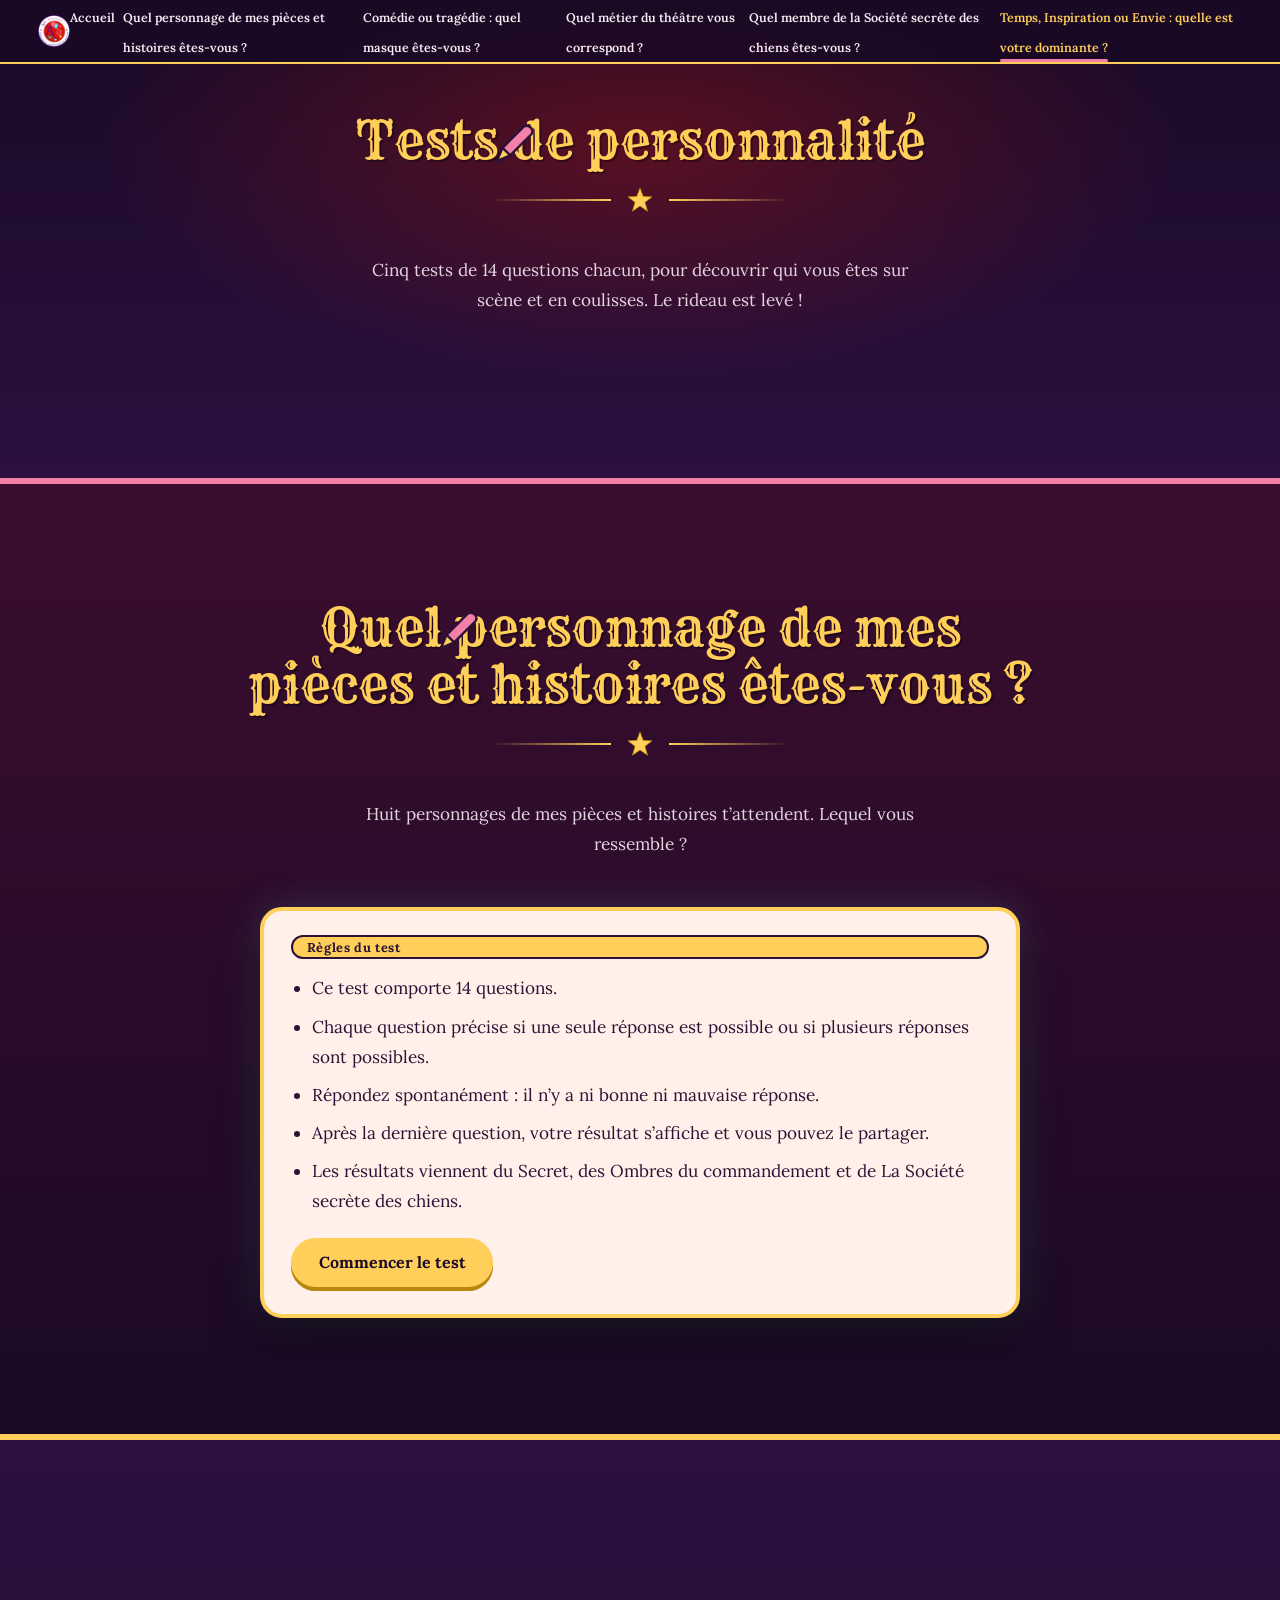
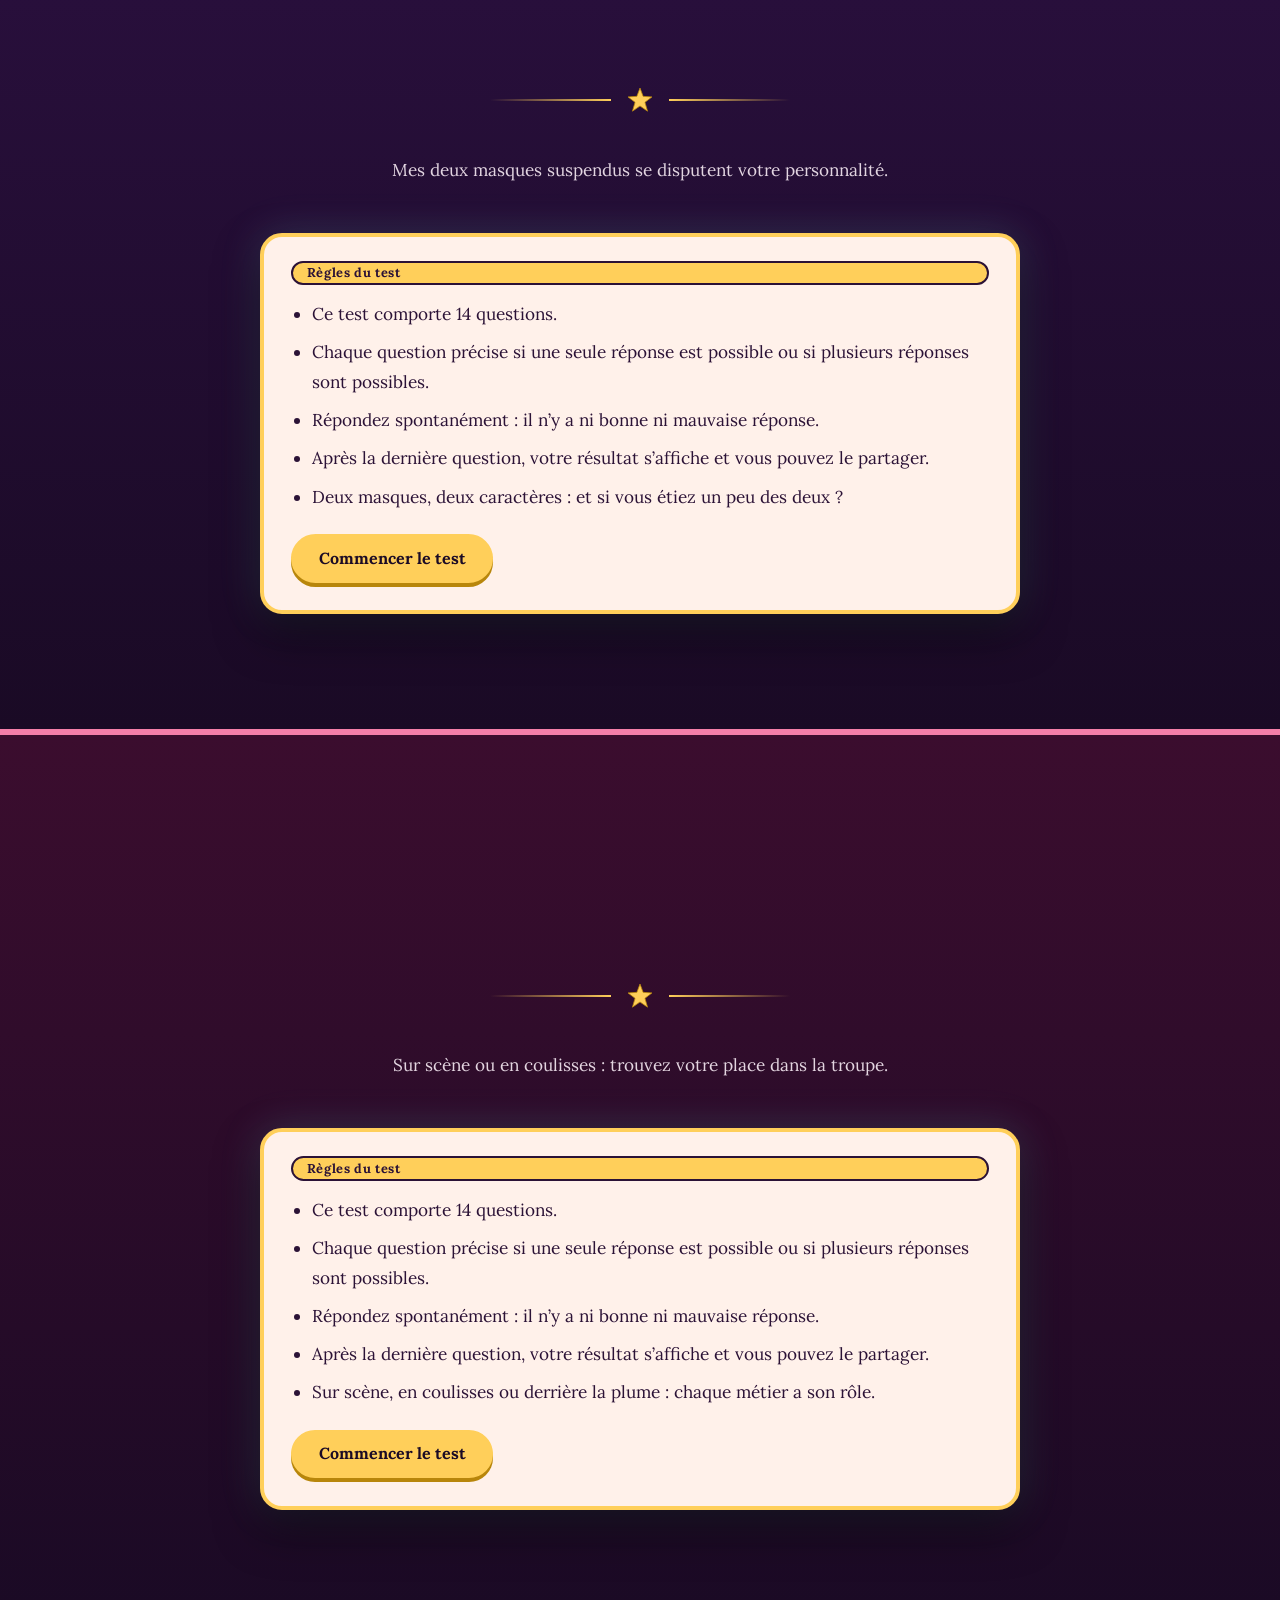
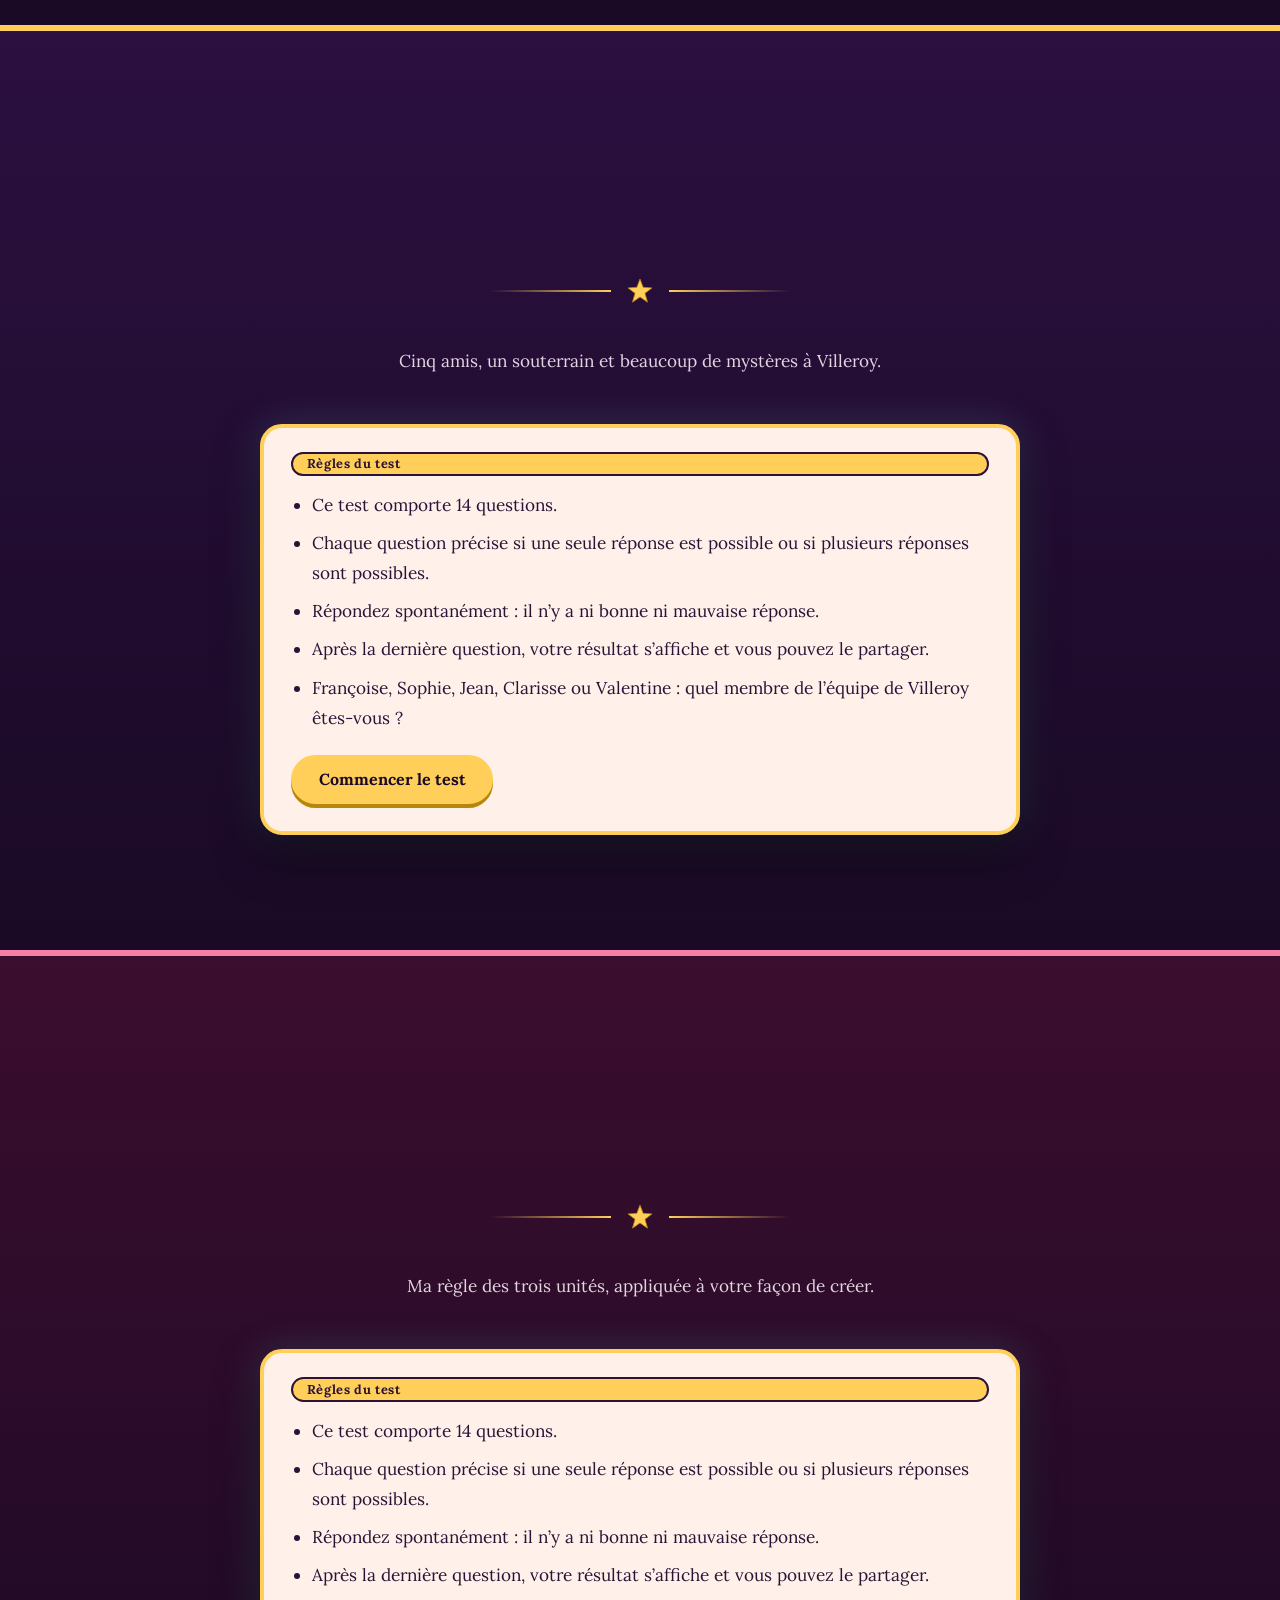
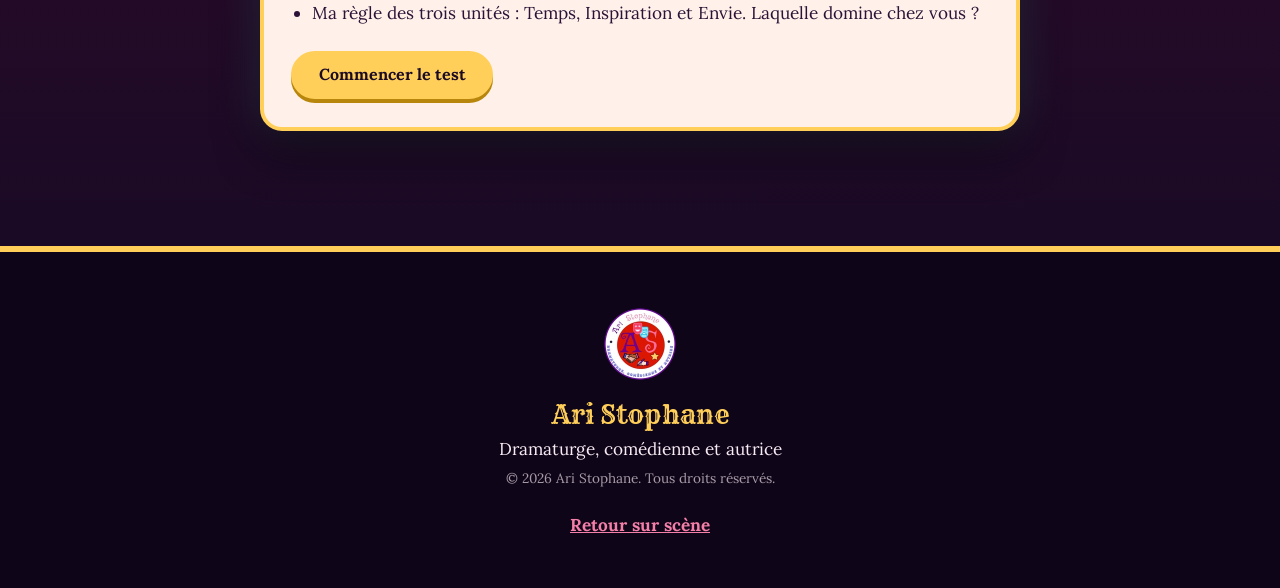
<file: test_personnalite.html>
<!DOCTYPE html>
<html lang="fr">
<head>
  <meta charset="utf-8">
  <meta name="viewport" content="width=device-width, initial-scale=1">
  <title>Tests de personnalité · Ari Stophane</title>
  <meta name="description" content="Cinq tests de personnalité d'Ari Stophane : quel personnage, quel masque, quel métier du théâtre, quel membre de la Société secrète des chiens, quelle unité (Temps, Inspiration ou Envie) êtes-vous ?">
  <meta name="theme-color" content="#1a0a25">
  <link rel="icon" type="image/png" href="images/favicon.png">
  <link rel="preconnect" href="https://fonts.googleapis.com">
  <link rel="preconnect" href="https://fonts.gstatic.com" crossorigin>
  <link href="https://fonts.googleapis.com/css2?family=Lora:ital,wght@0,400;0,600;0,700;1,400&family=Rye&family=Alex+Brush&display=swap" rel="stylesheet">
  <link rel="stylesheet" href="CSS/style.css?v=21">
  <script src="JS/script.js?v=21" defer></script>
  <script src="JS/tests.js?v=21" defer></script>
  
</head>
<body class="page-tests">

  <!-- Icônes réutilisables : masques de théâtre, étoile, ampoule -->
  <svg width="0" height="0" style="position:absolute" aria-hidden="true" focusable="false">
    <symbol id="m-comedie" viewBox="0 0 100 120">
      <path d="M8 14 Q50 -2 92 14 Q98 62 76 92 Q62 112 50 114 Q38 112 24 92 Q2 62 8 14Z" fill="currentColor" stroke="var(--contour, #2b1236)" stroke-width="4" stroke-linejoin="round"/>
      <path d="M21 44 Q33 30 45 44" fill="none" stroke="var(--trait, #fff)" stroke-width="6" stroke-linecap="round"/>
      <path d="M55 44 Q67 30 79 44" fill="none" stroke="var(--trait, #fff)" stroke-width="6" stroke-linecap="round"/>
      <path d="M22 68 Q50 106 78 68 Q50 76 22 68Z" fill="var(--trait, #fff)" stroke="var(--contour, #2b1236)" stroke-width="2.5" stroke-linejoin="round"/>
    </symbol>
    <symbol id="m-tragedie" viewBox="0 0 100 120">
      <path d="M8 14 Q50 -2 92 14 Q98 62 76 92 Q62 112 50 114 Q38 112 24 92 Q2 62 8 14Z" fill="currentColor" stroke="var(--contour, #2b1236)" stroke-width="4" stroke-linejoin="round"/>
      <path d="M20 47 L45 36" fill="none" stroke="var(--trait, #fff)" stroke-width="6" stroke-linecap="round"/>
      <path d="M55 36 L80 47" fill="none" stroke="var(--trait, #fff)" stroke-width="6" stroke-linecap="round"/>
      <circle cx="35" cy="52" r="4.5" fill="var(--trait, #fff)"/>
      <circle cx="65" cy="52" r="4.5" fill="var(--trait, #fff)"/>
      <path d="M28 94 Q50 66 72 94" fill="none" stroke="var(--trait, #fff)" stroke-width="6" stroke-linecap="round"/>
    </symbol>
    <symbol id="etoile" viewBox="0 0 100 100">
      <path d="M50 4 L62 36 L96 38 L69 59 L79 93 L50 73 L21 93 L31 59 L4 38 L38 36Z" fill="currentColor" stroke="#b8860b" stroke-width="3" stroke-linejoin="round"/>
    </symbol>
  </svg>

  <a class="lien-evitement" href="#tests-haut">Aller au contenu</a>

  <!-- ============ NAVIGATION ============ -->
  <header class="nav" id="haut">
    <a class="marque" href="index.html" aria-label="Ari Stophane, retour à l'accueil">
      <img src="images/logo-144.webp" width="44" height="44" alt="">
      <span>Ari Stophane</span>
    </a>
    <button class="menu-bouton" type="button" aria-expanded="false" aria-controls="menu">Menu</button>
    <nav id="menu" aria-label="Navigation principale">
      <ul>
        <li style="--i:0"><a href="index.html">Accueil</a></li>
        <li style="--i:1"><a href="#test-perso">Quel personnage de mes pièces et histoires êtes-vous ?</a></li>
        <li style="--i:2"><a href="#test-masque">Comédie ou tragédie : quel masque êtes-vous ?</a></li>
        <li style="--i:3"><a href="#test-metier">Quel métier du théâtre vous correspond ?</a></li>
        <li style="--i:4"><a href="#test-chiens">Quel membre de la Société secrète des chiens êtes-vous ?</a></li>
        <li style="--i:5"><a href="#test-unites">Temps, Inspiration ou Envie : quelle est votre dominante ?</a></li>
      </ul>
    </nav>
  </header>

  <main>
    <section class="acte acte-jeux-haut" id="tests-haut" aria-labelledby="t-tests">
      <div class="acte-contenu">
        <h1 class="titre-acte" id="t-tests">Tests de personnalité</h1>
        <div class="filet" aria-hidden="true"><svg><use href="#etoile"/></svg></div>
        <p class="sous-titre-acte">Cinq tests de 14 questions chacun, pour découvrir qui vous êtes sur scène et en coulisses. Le rideau est levé !</p>
      </div>
    </section>
    <section class="acte acte-jeu test-section" id="test-perso" aria-labelledby="tt-perso">
      <div class="acte-contenu">
        <h2 class="titre-acte" id="tt-perso">Quel personnage de mes pièces et histoires êtes-vous ?</h2>
        <div class="filet" aria-hidden="true"><svg><use href="#etoile"/></svg></div>
        <p class="sous-titre-acte">Huit personnages de mes pièces et histoires t’attendent. Lequel vous ressemble ?</p>
        <div class="test" data-test="perso"><noscript><p class="quiz-noscript">Ce test a besoin de JavaScript.</p></noscript></div>
      </div>
    </section>

    <section class="acte acte-jeu test-section" id="test-masque" aria-labelledby="tt-masque">
      <div class="acte-contenu">
        <h2 class="titre-acte" id="tt-masque">Comédie ou tragédie : quel masque êtes-vous ?</h2>
        <div class="filet" aria-hidden="true"><svg><use href="#etoile"/></svg></div>
        <p class="sous-titre-acte">Mes deux masques suspendus se disputent votre personnalité.</p>
        <div class="test" data-test="masque"><noscript><p class="quiz-noscript">Ce test a besoin de JavaScript.</p></noscript></div>
      </div>
    </section>

    <section class="acte acte-jeu test-section" id="test-metier" aria-labelledby="tt-metier">
      <div class="acte-contenu">
        <h2 class="titre-acte" id="tt-metier">Quel métier du théâtre vous correspond ?</h2>
        <div class="filet" aria-hidden="true"><svg><use href="#etoile"/></svg></div>
        <p class="sous-titre-acte">Sur scène ou en coulisses : trouvez votre place dans la troupe.</p>
        <div class="test" data-test="metier"><noscript><p class="quiz-noscript">Ce test a besoin de JavaScript.</p></noscript></div>
      </div>
    </section>

    <section class="acte acte-jeu test-section" id="test-chiens" aria-labelledby="tt-chiens">
      <div class="acte-contenu">
        <h2 class="titre-acte" id="tt-chiens">Quel membre de la Société secrète des chiens êtes-vous ?</h2>
        <div class="filet" aria-hidden="true"><svg><use href="#etoile"/></svg></div>
        <p class="sous-titre-acte">Cinq amis, un souterrain et beaucoup de mystères à Villeroy.</p>
        <div class="test" data-test="chiens"><noscript><p class="quiz-noscript">Ce test a besoin de JavaScript.</p></noscript></div>
      </div>
    </section>

    <section class="acte acte-jeu test-section" id="test-unites" aria-labelledby="tt-unites">
      <div class="acte-contenu">
        <h2 class="titre-acte" id="tt-unites">Temps, Inspiration ou Envie : quelle est votre dominante ?</h2>
        <div class="filet" aria-hidden="true"><svg><use href="#etoile"/></svg></div>
        <p class="sous-titre-acte">Ma règle des trois unités, appliquée à votre façon de créer.</p>
        <div class="test" data-test="unites"><noscript><p class="quiz-noscript">Ce test a besoin de JavaScript.</p></noscript></div>
      </div>
    </section>

  </main>

  <footer class="pied">
    <img loading="lazy" decoding="async" src="images/logo-144.webp" width="72" height="72" alt="">
    <p class="pied-nom">Ari Stophane</p>
    <p>Dramaturge, comédienne et autrice</p>
    <p class="pied-fin">© <span id="annee">2026</span> Ari Stophane. Tous droits réservés.</p>
    <a class="pied-haut" href="#haut">Retour sur scène</a>
  </footer>

</body>
</html>
</file>
<file: CSS/style.css>
/* =====================================================
   Ari Stophane : feuille de style
   Palette tirée du logo : velours rouge, violet, rose, bleu, or
   ===================================================== */

:root {
  --nuit: #1a0a25;
  --nuit-2: #2b1040;
  --velours: #c4160c;
  --velours-fonce: #6d0a05;
  --violet: #6a17a3;
  --rose: #f47fa9;
  --bleu: #8fe3ff;
  --or: #ffcf5a;
  --or-fonce: #b8860b;
  --papier: #fff1ea;
  --encre: #2b1236;
  --texte-clair: #f7ebf4;

  --titre: 'Rye', 'Georgia', serif;
  --texte: 'Lora', 'Georgia', serif;
  --calligraphie: 'Alex Brush', 'Lora', cursive;
  --hauteur-nav: 64px;
}

*, *::before, *::after { box-sizing: border-box; }

html { scroll-behavior: smooth; scroll-padding-top: calc(var(--hauteur-nav) + 8px); }
html.lecture { overflow: hidden; }

body {
  margin: 0;
  background: var(--nuit);
  color: var(--texte-clair);
  font-family: var(--texte);
  font-size: 1.075rem;
  line-height: 1.75;
  -webkit-font-smoothing: antialiased;
}

img { max-width: 100%; height: auto; }
h1, h2, h3 { font-weight: 400; margin: 0; }
p { margin: 0 0 1.1em; }
ul, ol { margin: 0; padding: 0; list-style: none; }

:focus-visible { outline: 3px solid var(--bleu); outline-offset: 3px; border-radius: 4px; }

.sr-only {
  position: absolute; width: 1px; height: 1px; margin: -1px; padding: 0;
  overflow: hidden; clip: rect(0 0 0 0); white-space: nowrap; border: 0;
}

.lien-evitement {
  position: fixed; left: 1rem; top: -4rem; z-index: 500;
  background: var(--or); color: var(--nuit); padding: .6rem 1rem; border-radius: 6px;
  font-weight: 700; text-decoration: none; transition: top .2s;
}
.lien-evitement:focus { top: 1rem; }

/* ---------- Boutons ---------- */
.bouton {
  display: inline-flex; align-items: center; justify-content: center; gap: .6rem;
  padding: .8rem 1.6rem;
  font: 700 1rem/1.2 var(--texte);
  color: var(--nuit); background: var(--or);
  border: 2px solid var(--or); border-radius: 999px;
  box-shadow: 0 4px 0 var(--or-fonce);
  text-decoration: none; cursor: pointer;
  transition: transform .15s, box-shadow .15s, background .2s, color .2s;
}
.bouton:hover { transform: translateY(-2px); box-shadow: 0 6px 0 var(--or-fonce); }
.bouton:active { transform: translateY(3px); box-shadow: 0 1px 0 var(--or-fonce); }
.bouton-contour { background: transparent; color: var(--or); box-shadow: none; }
.bouton-contour:hover { background: var(--or); color: var(--nuit); box-shadow: none; }
.bouton-encre { background: var(--encre); border-color: var(--encre); color: var(--or); box-shadow: 0 4px 0 #000; }
.bouton-encre:hover { box-shadow: 0 6px 0 #000; }

/* ---------- Navigation ---------- */
.nav {
  position: fixed; inset: 0 0 auto 0; z-index: 100;
  height: var(--hauteur-nav);
  display: flex; align-items: center; justify-content: space-between;
  padding: 0 clamp(1rem, 3vw, 2.5rem);
  background: rgba(26, 10, 37, .88);
  -webkit-backdrop-filter: blur(10px); backdrop-filter: blur(10px);
  border-bottom: 2px solid var(--or);
}
.marque { display: flex; align-items: center; gap: .7rem; color: var(--or); text-decoration: none; font: 400 1.25rem var(--titre); }
.marque img { border-radius: 50%; transition: transform .6s cubic-bezier(.3, 1.6, .5, 1); }
.marque:hover img { transform: rotate(360deg) scale(1.08); }

.nav ul { display: flex; gap: clamp(.8rem, 2vw, 1.8rem); }
.nav a { color: var(--texte-clair); text-decoration: none; font-weight: 600; font-size: .98rem; position: relative; padding: .3rem 0; }
.nav ul a::after {
  content: ""; position: absolute; left: 0; right: 0; bottom: -2px; height: 3px; border-radius: 3px;
  background: var(--rose); transform: scaleX(0); transform-origin: left; transition: transform .3s;
}
.nav ul a:hover::after, .nav ul a.actif::after { transform: scaleX(1); }
.nav ul a.actif { color: var(--or); }

.menu-bouton {
  display: none; font: 700 .95rem var(--texte); color: var(--or);
  background: transparent; border: 2px solid var(--or); border-radius: 999px; padding: .4rem 1rem; cursor: pointer;
}

/* =====================================================
   SCÈNE D'ACCUEIL
   ===================================================== */
.scene {
  position: relative; isolation: isolate; overflow: hidden;
  min-height: 100vh; min-height: 100svh;
  display: grid; place-items: center;
  padding: calc(var(--hauteur-nav) + 96px) 1.25rem clamp(150px, 22vh, 210px);
  background: var(--nuit);
  --mx: 50%; --my: 42%;
}

/* Projecteur : cône lumineux qui suit la souris (voir script.js) */
.projecteur {
  position: absolute; inset: 0; z-index: 1; pointer-events: none;
  background:
    radial-gradient(circle 340px at var(--mx) var(--my), rgba(255, 233, 180, .30), rgba(255, 233, 180, .10) 55%, transparent 100%),
    radial-gradient(circle 620px at var(--mx) var(--my), transparent 0, rgba(10, 3, 16, .55) 100%);
}
.lumiere {
  position: absolute; inset: 0; z-index: 4; pointer-events: none; mix-blend-mode: soft-light;
  background: radial-gradient(circle 260px at var(--mx) var(--my), rgba(255, 240, 200, .55), transparent 100%);
}

.fond-scene {
  position: absolute; inset: 0; z-index: 0;
  background:
    repeating-linear-gradient(90deg, rgba(255, 255, 255, .035) 0 34px, transparent 34px 68px),
    linear-gradient(180deg, #120620 0%, #2b1040 52%, #3d1758 66%, #1a0a25 100%);
}
/* Plancher de scène en perspective : les lames convergent vers le fond */
.plancher { position: absolute; left: 0; right: 0; bottom: 0; height: 40%; z-index: 0; overflow: hidden; perspective: 520px; perspective-origin: 50% 0; }
.plancher-planches {
  position: absolute; left: -70%; right: -70%; top: 0; bottom: -60%;
  transform-origin: 50% 0; transform: rotateX(60deg);
  background:
    repeating-linear-gradient(0deg, rgba(0, 0, 0, .28) 0 2px, transparent 2px 170px),
    repeating-linear-gradient(90deg, #6a3c28 0 90px, #4d2a1c 90px 94px, #7a4630 94px 184px, #4d2a1c 184px 188px);
}
.plancher::after { content: ""; position: absolute; inset: 0; background: linear-gradient(to bottom, #1a0a25 0%, rgba(26, 10, 37, .55) 35%, rgba(26, 10, 37, .05) 100%); }
.flaque { position: absolute; inset: 0; z-index: 1; background: radial-gradient(ellipse 34% 62% at 50% 34%, rgba(255, 226, 160, .5), transparent 72%); mix-blend-mode: screen; }

/* Projecteurs suspendus, avec leurs faisceaux qui balayent la scène */
.faisceau {
  position: absolute; top: 120px; width: 46%; height: 78%; z-index: 2; pointer-events: none;
  background: linear-gradient(to bottom, rgba(255, 236, 190, .42), rgba(255, 236, 190, .09) 70%, transparent);
  clip-path: polygon(46% 0, 54% 0, 100% 100%, 0 100%); mix-blend-mode: screen; filter: blur(5px);
  transform-origin: 50% 0; animation: balaye 9s ease-in-out infinite alternate;
}
.faisceau-g { left: 2%; --r: -17deg; }
.faisceau-d { right: 2%; --r: 17deg; animation-duration: 11s; animation-direction: alternate-reverse; }
@keyframes balaye { from { transform: rotate(calc(var(--r) - 3.5deg)); } to { transform: rotate(calc(var(--r) + 3.5deg)); } }
.lampe { position: absolute; top: 106px; z-index: 3; width: 54px; height: 28px; transform: translateX(-50%); border-radius: 8px 8px 14px 14px; background: linear-gradient(#3b1a52, #1a0a25); border: 2px solid var(--or); box-shadow: 0 0 22px 6px rgba(255, 236, 190, .55); }
.lampe::after { content: ""; position: absolute; left: 8px; right: 8px; bottom: -3px; height: 8px; border-radius: 50%; background: #fff3c4; }
.lampe-g { left: 27%; }
.lampe-d { left: 73%; }

/* Poussière dans la lumière (générée par script.js) */
.poussiere { position: absolute; inset: 0; z-index: 2; pointer-events: none; overflow: hidden; }
.poussiere span { position: absolute; border-radius: 50%; background: #fff3c4; opacity: 0; animation: poussiere 12s ease-in-out infinite; }
@keyframes poussiere { 0% { opacity: 0; transform: translate(0, 20px); } 30%, 70% { opacity: .75; } 100% { opacity: 0; transform: translate(var(--dx, 14px), -60px); } }

.ombre-sol { position: absolute; left: 50%; bottom: 26%; z-index: 1; width: min(38vw, 300px); height: 26px; transform: translateX(-50%); background: radial-gradient(ellipse, rgba(0, 0, 0, .6), transparent 70%); animation: ombre-balance 7s 3.4s ease-in-out infinite alternate; }
@keyframes ombre-balance { from { transform: translateX(-62%); } to { transform: translateX(-38%); } }

/* Rampe de lumière : les ampoules s'allument comme une guirlande */
.rampe { position: absolute; left: 0; right: 0; bottom: clamp(62px, 10vh, 92px); z-index: 6; height: 16px; display: flex; justify-content: space-around; align-items: center; }
.rampe::before { content: ""; position: absolute; left: 0; right: 0; bottom: -10px; height: 12px; background: linear-gradient(#6a3c28, #2a140c); border-top: 3px solid var(--or); }
.rampe::after { content: ""; position: absolute; left: 0; right: 0; bottom: 6px; height: 90px; pointer-events: none; background: linear-gradient(to top, rgba(255, 207, 90, .26), transparent); }
.rampe span {
  position: relative; z-index: 1; width: 13px; height: 13px; border-radius: 50%;
  background: radial-gradient(circle at 40% 35%, #fffbe6, #ffcf5a 60%, #c2571a);
  box-shadow: 0 0 12px 4px rgba(255, 207, 90, .7);
  animation: chenille 1.8s ease-in-out infinite; animation-delay: calc(var(--i) * -.11s);
}
@keyframes chenille { 0%, 100% { opacity: .5; box-shadow: 0 0 6px 2px rgba(255, 207, 90, .4); } 50% { opacity: 1; box-shadow: 0 0 16px 6px rgba(255, 207, 90, .85); } }
.joue .rampe { animation: allume .9s 2.6s backwards; }
.joue .faisceau, .joue .lampe { animation-name: allume-faisceau, balaye; animation-duration: 1.4s, 9s; animation-delay: 2.5s, 0s; animation-iteration-count: 1, infinite; animation-fill-mode: backwards, none; animation-direction: normal, alternate; }
.joue .faisceau-d { animation-duration: 1.4s, 11s; animation-direction: normal, alternate-reverse; }
.joue .lampe { animation-name: allume-faisceau; animation-duration: 1.4s; animation-delay: 2.5s; animation-iteration-count: 1; animation-direction: normal; }
@keyframes allume { from { opacity: 0; } to { opacity: 1; } }
@keyframes allume-faisceau { from { opacity: 0; } to { opacity: 1; } }

/* Le public, vu de dos, au premier plan */
.public { position: absolute; left: 0; right: 0; bottom: 0; z-index: 8; height: clamp(70px, 12vh, 118px); pointer-events: none; }
.public svg { display: block; width: 100%; height: 100%; }
.tete { transform-box: fill-box; transform-origin: 50% 100%; animation: hoche 7s ease-in-out infinite; }
.tete-1 { animation-delay: -1.2s; animation-duration: 8s; }
.tete-2 { animation-delay: -3s; }
.tete-3 { animation-delay: -4.6s; animation-duration: 9s; }
.tete-4 { animation-delay: -2.2s; animation-duration: 6.5s; }
.tete-5 { animation-delay: -5.5s; }
@keyframes hoche { 0%, 82%, 100% { transform: none; } 88% { transform: translateY(3px) rotate(3deg); } 94% { transform: translateY(-1px) rotate(-2deg); } }


.scene-centre { position: relative; z-index: 3; text-align: center; display: flex; flex-direction: column; align-items: center; }

.logo-suspendu { position: relative; width: min(52vw, 260px); transform-origin: 50% -70vh; animation: balance-scene 7s 3.4s ease-in-out infinite alternate; }
.logo-hero {
  display: block; width: 100%; height: auto; border-radius: 50%;
  box-shadow: 0 0 0 5px rgba(255, 207, 90, .35), 0 0 70px 10px rgba(196, 22, 12, .55), 0 24px 60px rgba(0, 0, 0, .5);
}
.corde { position: absolute; bottom: 89%; width: 3px; height: 110vh; background: linear-gradient(#7a5410, #ffcf5a); box-shadow: 0 0 4px rgba(0, 0, 0, .5); }
.corde-g { left: 19%; }
.corde-d { left: 81%; }
@keyframes balance-scene { from { transform: rotate(-1.6deg); } to { transform: rotate(1.6deg); } }

.scene h1 {
  margin-top: 1.6rem;
  font: 400 clamp(2.3rem, 7vw, 4.4rem)/1.05 var(--titre);
  color: var(--rose);
  text-shadow: 3px 3px 0 var(--violet), 0 0 30px rgba(244, 127, 169, .45);
}
.tagline { margin: .8rem 0 1.8rem; font-size: clamp(1.05rem, 2.6vw, 1.4rem); font-style: italic; color: var(--bleu); min-height: 1.8em; }
.tagline span::after { content: ""; display: inline-block; width: 2px; height: 1.1em; margin-left: 3px; vertical-align: -.15em; background: var(--or); animation: curseur 1s steps(1) infinite; }
.actions { display: flex; flex-wrap: wrap; justify-content: center; gap: 1rem; }

/* Masques flottants (comédie / tragédie) */
.masque-ext { position: absolute; z-index: 3; will-change: transform; }
.masque-g { left: clamp(6%, 14vw, 20%); top: 22%; }
.masque-d { right: clamp(6%, 14vw, 20%); top: 30%; }
.masque { display: block; width: clamp(64px, 11vw, 120px); height: auto; aspect-ratio: 100 / 120; filter: drop-shadow(0 10px 14px rgba(0, 0, 0, .5)); }
.masque-comedie { color: #ff5f87; --trait: #fff; }
.masque-tragedie { color: var(--bleu); --trait: #1d5f8a; }
.scene .masque { animation: flotte 5.5s ease-in-out infinite; }
.scene .masque-tragedie { animation-duration: 6.5s; animation-delay: -2s; }

/* Rideaux de velours */
.rideau {
  position: absolute; top: 0; bottom: 0; width: 52%; z-index: 5;
  background:
    linear-gradient(to bottom, transparent 55%, rgba(0, 0, 0, .35)),
    repeating-linear-gradient(90deg, #5a0704 0, #b3130a 14px, #e2402f 26px, #b3130a 38px, #5a0704 54px);
}
.rideau-g { left: 0; border-right: 7px solid var(--or); box-shadow: 10px 0 30px rgba(0, 0, 0, .55); border-radius: 0 0 40px 0; }
.rideau-d { right: 0; border-left: 7px solid var(--or); box-shadow: -10px 0 30px rgba(0, 0, 0, .55); border-radius: 0 0 0 40px; }

.valance {
  position: absolute; left: 0; right: 0; top: var(--hauteur-nav); height: 40px; z-index: 6;
  background: repeating-linear-gradient(90deg, #7a0b06 0, #c4160c 20px, #7a0b06 40px);
  border-bottom: 4px solid var(--or);
}
.valance::after {
  content: ""; position: absolute; left: 0; right: 0; top: 100%; height: 22px;
  background:
    radial-gradient(circle at 30px 0, #a8110a 29px, var(--or) 29px, var(--or) 32px, transparent 32px) 0 0 / 60px 22px repeat-x;
  filter: drop-shadow(0 6px 6px rgba(0, 0, 0, .4));
}

.rejouer {
  position: absolute; left: 50%; bottom: .7rem; z-index: 9; transform: translateX(-50%);
  font: 600 .85rem var(--texte); color: var(--texte-clair);
  background: rgba(26, 10, 37, .7); border: 1px solid rgba(255, 207, 90, .6); border-radius: 999px;
  padding: .4rem 1rem; cursor: pointer; white-space: nowrap; transition: background .2s, color .2s;
}
.rejouer:hover { background: var(--or); color: var(--nuit); }

/* Séquence d'ouverture (rejouable en retirant/ajoutant .joue) */
.joue .rideau-g { animation: rideau-g 2.6s .6s cubic-bezier(.65, 0, .25, 1) both; }
.joue .rideau-d { animation: rideau-d 2.6s .6s cubic-bezier(.65, 0, .25, 1) both; }
.joue .logo-hero { animation: entree-logo 1.4s 2.2s cubic-bezier(.3, 1.4, .5, 1) both; }
.joue .entre { animation: monte .9s both; }
.joue .d1 { animation-delay: 2.5s; }
.joue .d2 { animation-delay: 2.7s; }
.joue .d3 { animation-delay: 2.9s; }
.joue .d4 { animation-delay: 3.1s; }
.joue .d5 { animation-delay: 3.4s; }
.joue .masque.entre { animation: monte .9s both, flotte 5.5s 3.5s ease-in-out infinite; }
.joue .masque-tragedie.entre { animation: monte .9s both, flotte 6.5s 3.5s ease-in-out infinite; }
.joue .masque.d1 { animation-delay: 2.5s, 3.5s; }
.joue .masque.d2 { animation-delay: 2.7s, 3.5s; }

@keyframes rideau-g { from { transform: translateX(0); } to { transform: translateX(-84%); } }
@keyframes rideau-d { from { transform: translateX(0); } to { transform: translateX(84%); } }
@keyframes entree-logo { from { opacity: 0; transform: scale(.35) rotate(-14deg); } to { opacity: 1; transform: none; } }
@keyframes monte { from { opacity: 0; transform: translateY(22px); } to { opacity: 1; transform: none; } }
@keyframes flotte { 0%, 100% { transform: translateY(0) rotate(-6deg); } 50% { transform: translateY(-16px) rotate(5deg); } }
@keyframes curseur { 50% { opacity: 0; } }

/* =====================================================
   ACTES (sections)
   ===================================================== */
.acte { position: relative; padding: clamp(4.5rem, 9vw, 7.5rem) 1.25rem; }
.acte-contenu { max-width: 1080px; margin: 0 auto; }

.titre-acte {
  position: relative;
  font: 400 clamp(2rem, 5vw, 3.2rem)/1.12 var(--titre);
  color: var(--or); text-align: center; text-wrap: balance;
  text-shadow: 2px 2px 0 rgba(0, 0, 0, .35);
}
.titre-gauche { text-align: left; }
.sous-titre-acte { text-align: center; max-width: 52ch; margin: 0 auto 3rem; opacity: .9; }

.filet { display: flex; align-items: center; justify-content: center; gap: 1rem; max-width: 300px; margin: 1.1rem auto 2.6rem; color: var(--or); }
.filet::before, .filet::after { content: ""; flex: 1; height: 2px; background: linear-gradient(90deg, transparent, currentColor); }
.filet::after { transform: scaleX(-1); }
.filet svg { width: 26px; height: 26px; flex: none; }

/* ---------- Présentation ---------- */
.acte-presentation {
  background:
    radial-gradient(ellipse 60% 50% at 15% 0%, rgba(255, 207, 90, .12), transparent 70%),
    linear-gradient(180deg, var(--nuit-2), var(--nuit));
  border-top: 6px solid var(--or);
}
.presentation-grille { display: grid; grid-template-columns: 1.15fr 1fr; gap: clamp(2rem, 5vw, 4rem); align-items: start; }
.accroche { font: 400 clamp(1.4rem, 3vw, 1.9rem)/1.3 var(--titre); color: var(--rose); margin-bottom: 1.2rem; }
.presentation-texte p:not(.accroche) { max-width: 60ch; }

.loges { display: grid; gap: 1.1rem; }
.loge {
  display: grid; grid-template-columns: 72px 1fr; gap: 1.1rem; align-items: center;
  padding: 1rem 1.2rem; border: 2px solid rgba(255, 207, 90, .55); border-radius: 12px;
  background: rgba(255, 255, 255, .04);
  transition: transform .25s, border-color .25s, background .25s;
}
.loge:hover { transform: translateX(8px); border-color: var(--or); background: rgba(255, 207, 90, .08); }
.loge h3 { font: 400 1.35rem var(--titre); color: var(--or); margin-bottom: .15rem; }
.loge p { margin: 0; font-size: .98rem; line-height: 1.55; opacity: .92; }
.loge-icone {
  width: 72px; height: 72px; display: grid; place-items: center; border-radius: 50%;
  background: var(--velours); border: 3px solid var(--or);
  box-shadow: 0 0 0 4px rgba(255, 207, 90, .18);
}
.loge-icone svg { width: 40px; height: 40px; }
.loge-masques { color: #ff5f87; --trait: #fff; background: var(--velours); }
.loge-masques svg { height: 44px; }
.loge-etoile { color: var(--or); background: var(--violet); }
.loge-plume { background: var(--rose); }
.loge:hover .loge-icone svg { animation: secoue .6s; }
@keyframes secoue { 25% { transform: rotate(-14deg); } 75% { transform: rotate(14deg); } }

/* ---------- Règle des trois unités : carnet à feuilleter ---------- */
.regle-unites { margin-top: 3rem; text-align: center; }
.regle-intro { font: 400 clamp(1.2rem, 2.6vw, 1.5rem) var(--texte); font-style: italic; color: var(--bleu); margin: 0 0 1.6rem; }

.carnet-regle {
  --bascule: .85s;
  position: relative;
  max-width: 480px;
  margin: 0 auto;
  transform: rotate(-1.2deg);
}
.carnet-regle::before,
.carnet-regle::after {
  content: ""; position: absolute; inset: 0;
  background: var(--papier); border-radius: 10px;
  box-shadow: 0 8px 16px rgba(0, 0, 0, .35);
}
.carnet-regle::before { transform: rotate(2.5deg) translateY(3px); z-index: -1; }
.carnet-regle::after { transform: rotate(-1.6deg) translateY(1px); z-index: -1; }

.carnet-pages {
  position: relative;
  height: 220px;
  border-radius: 10px;
  box-shadow: 0 10px 24px rgba(0, 0, 0, .45);
  perspective: 1800px;
}

.carnet-page {
  position: absolute; inset: 0;
  display: flex; flex-direction: column; align-items: center; justify-content: center;
  gap: .3rem;
  padding: 1.5rem 2.2rem 1.5rem 3.2rem;
  color: var(--encre);
  border-radius: 10px;
  background:
    linear-gradient(90deg, transparent 42px, rgba(196, 22, 12, .35) 42px, rgba(196, 22, 12, .35) 44px, transparent 44px),
    repeating-linear-gradient(rgba(43, 18, 54, 0) 0, rgba(43, 18, 54, 0) 37px, rgba(106, 23, 163, .16) 38px),
    var(--papier);
  box-shadow: inset 0 0 0 1px rgba(43, 18, 54, .12);
  backface-visibility: hidden;
  transform-origin: left center;
  transform: rotateY(0deg);
  transition: transform var(--bascule) cubic-bezier(.62, .04, .26, 1), box-shadow var(--bascule);
  cursor: pointer;
}
.carnet-page:nth-child(1) { z-index: 3; }
.carnet-page:nth-child(2) { z-index: 2; }
.carnet-page:nth-child(3) { z-index: 1; }
.carnet-page.tournee {
  transform: rotateY(-172deg);
  box-shadow: inset 0 0 0 1px rgba(43, 18, 54, .12), 30px 0 40px -20px rgba(0, 0, 0, .5);
}

.carnet-mot {
  font-family: var(--calligraphie);
  font-size: clamp(2.6rem, 8vw, 3.6rem);
  line-height: 1;
  color: var(--velours);
  text-shadow: 1px 1px 0 rgba(43, 18, 54, .15);
}
.carnet-texte { margin: 0; max-width: 30ch; font-size: 1rem; font-style: italic; line-height: 1.5; }

.carnet-controles { display: flex; align-items: center; justify-content: center; gap: 1rem; margin-top: 1.3rem; }
.carnet-fleche {
  display: grid; place-items: center; width: 40px; height: 40px; padding: 0;
  border-radius: 50%; border: 2px solid var(--or); background: transparent; color: var(--or);
  cursor: pointer; transition: background .2s, color .2s, transform .2s;
}
.carnet-fleche svg { width: 18px; height: 18px; }
.carnet-fleche:hover { background: var(--or); color: var(--nuit); transform: scale(1.08); }
.carnet-puces { display: flex; gap: .5rem; }
.carnet-puce {
  width: 10px; height: 10px; padding: 0; border-radius: 50%; border: 2px solid var(--or);
  background: transparent; cursor: pointer; transition: background .2s, transform .2s;
}
.carnet-puce.actif { background: var(--or); transform: scale(1.2); }

@media (max-width: 560px) {
  .carnet-pages { height: 260px; }
  .carnet-page { padding: 1.3rem 1.4rem 1.3rem 2.4rem; }
}
@media (prefers-reduced-motion: reduce) {
  .carnet-page { transition: opacity .25s; }
  .carnet-page.tournee { transform: none; opacity: 0; pointer-events: none; }
}

/* ---------- Pièces : billets de théâtre ---------- */
.acte-pieces {
  color: var(--texte-clair);
  background:
    linear-gradient(180deg, rgba(0, 0, 0, .25), transparent 25%, transparent 75%, rgba(0, 0, 0, .35)),
    repeating-linear-gradient(90deg, #5a0704 0, #b3130a 26px, #d9382a 48px, #b3130a 70px, #5a0704 96px);
  border-top: 6px solid var(--or);
}
.acte-pieces .sous-titre-acte { color: #fff; }

.billets { display: grid; grid-template-columns: repeat(auto-fit, minmax(min(100%, 380px), 1fr)); gap: 2.2rem 2rem; }
.billet-cadre {
  filter: drop-shadow(0 12px 12px rgba(0, 0, 0, .45));
  transform: perspective(900px) rotateX(var(--rx, 0deg)) rotateY(var(--ry, 0deg));
  transition: transform .25s ease-out;
}
.billet {
  position: relative; overflow: hidden; height: 100%;
  display: grid; grid-template-columns: 64px 1fr; min-height: 270px;
  color: var(--encre);
  background: linear-gradient(120deg, #ffe38f, #ffd15a 55%, #ffc43b);
  border-radius: 14px;
  -webkit-mask:
    radial-gradient(circle 12px at 64px 0, #0000 97%, #000) top / 100% 52% no-repeat,
    radial-gradient(circle 12px at 64px 100%, #0000 97%, #000) bottom / 100% 52% no-repeat;
  mask:
    radial-gradient(circle 12px at 64px 0, #0000 97%, #000) top / 100% 52% no-repeat,
    radial-gradient(circle 12px at 64px 100%, #0000 97%, #000) bottom / 100% 52% no-repeat;
}
.billet::after {
  content: ""; position: absolute; inset: 0; pointer-events: none;
  background: linear-gradient(105deg, transparent 35%, rgba(255, 255, 255, .55) 50%, transparent 65%);
  transform: translateX(-120%); transition: transform .9s;
}
.billet:hover::after { transform: translateX(120%); }

.billet-souche { display: grid; place-items: center; border-right: 3px dashed rgba(43, 18, 54, .45); background: rgba(196, 22, 12, .14); }
.billet-souche span { writing-mode: vertical-rl; transform: rotate(180deg); font: 400 1.05rem var(--titre); letter-spacing: .06em; color: var(--velours-fonce); white-space: nowrap; }
.billet-corps { padding: 1.5rem 1.6rem 1.6rem; display: flex; flex-direction: column; align-items: flex-start; }
.billet-corps h3 { font: 400 1.6rem/1.15 var(--titre); color: var(--violet); margin-bottom: .7rem; }
.billet-corps p { font-size: .98rem; line-height: 1.6; }
.billet-corps > .bouton { margin-top: auto; }
.billet-actions { margin-top: auto; display: flex; flex-wrap: wrap; gap: .7rem; }
.infos { display: flex; flex-wrap: wrap; gap: .4rem; margin-bottom: 1rem; }
.infos li { font-size: .82rem; font-weight: 600; padding: .05rem .7rem; border: 1.5px solid rgba(43, 18, 54, .5); border-radius: 999px; }

.billet-vide { grid-template-columns: 1fr; background: #ffe9a8; outline: 3px dashed rgba(43, 18, 54, .45); outline-offset: -12px; }
.billet-vide .billet-corps { padding: 1.8rem 2rem; align-items: center; text-align: center; justify-content: center; }
.billet-vide .billet-corps h3 { font-size: 1.35rem; }

.ecriture { width: min(240px, 100%); height: auto; overflow: visible; margin-bottom: .8rem; filter: drop-shadow(0 5px 5px rgba(0, 0, 0, .25)); }
.encre { animation: encre-vie 10s linear infinite; }
.encre path { stroke-dasharray: 100 200; stroke-dashoffset: 100; }
.ligne-1 { animation: trait-1 10s linear infinite; }
.ligne-2 { animation: trait-2 10s linear infinite; }
.ligne-3 { animation: trait-3 10s linear infinite; }
.crayon { animation: crayon-va 10s linear infinite; }
.crayon-tremble { animation: tremble .22s ease-in-out infinite alternate; }
@keyframes trait-1 { 0%, 3% { stroke-dashoffset: 100; } 30%, 100% { stroke-dashoffset: 0; } }
@keyframes trait-2 { 0%, 34% { stroke-dashoffset: 100; } 60%, 100% { stroke-dashoffset: 0; } }
@keyframes trait-3 { 0%, 64% { stroke-dashoffset: 100; } 84%, 100% { stroke-dashoffset: 0; } }
@keyframes encre-vie { 0%, 93% { opacity: 1; } 98%, 100% { opacity: 0; } }
/* Le crayon suit l'encre : il écrit 3 lignes, puis se lève */
@keyframes crayon-va {
  0%, 3% { transform: translate(40px, 38px); opacity: 1; }
  30% { transform: translate(193.0px, 38px); }
  34% { transform: translate(40px, 60px); }
  60% { transform: translate(183.0px, 60px); }
  64% { transform: translate(40px, 82px); }
  84% { transform: translate(133.5px, 82px); }
  93% { transform: translate(133.5px, 82px); opacity: 1; }
  98% { transform: translate(147.5px, 66px); opacity: 0; }
  100% { transform: translate(40px, 38px); opacity: 0; }
}
@keyframes tremble { from { transform: translate(0, 0) rotate(-3deg); } to { transform: translate(.8px, -1.6px) rotate(2deg); } }

/* ---------- Histoires : pages de livre ---------- */
.acte-histoires {
  background:
    radial-gradient(ellipse 50% 40% at 85% 0%, rgba(244, 127, 169, .25), transparent 70%),
    var(--papier);
  color: var(--encre);
  border-top: 6px solid var(--violet);
}
.acte-histoires .titre-acte { color: var(--violet); text-shadow: 2px 2px 0 rgba(244, 127, 169, .5); }
.acte-histoires .filet { color: var(--violet); }
.acte-histoires .filet svg { color: var(--rose); }

.pages { display: grid; grid-template-columns: repeat(auto-fit, minmax(min(100%, 290px), 1fr)); gap: 2.2rem; }
.page {
  position: relative; display: flex; flex-direction: column; align-items: flex-start;
  padding: 2.1rem 1.6rem 1.6rem 2.6rem;
  background: linear-gradient(90deg, var(--violet) 0 12px, #fff 12px);
  border-radius: 4px 12px 12px 4px;
  box-shadow: 0 14px 28px rgba(106, 23, 163, .2), 0 2px 0 rgba(0, 0, 0, .05);
  transition: transform .3s, box-shadow .3s;
}
.page::before { content: ""; position: absolute; top: 0; bottom: 0; left: 2rem; width: 3px; border-left: 1px solid rgba(196, 22, 12, .35); border-right: 1px solid rgba(196, 22, 12, .35); }
.page::after {
  content: ""; position: absolute; right: 0; bottom: 0; width: 0; height: 0; border-radius: 0 0 12px 0;
  background: linear-gradient(135deg, #fff 45%, #e8d3e9 50%, #f6e6ef);
  box-shadow: -4px -4px 8px rgba(0, 0, 0, .12);
  transition: width .3s, height .3s;
}
.page:hover { transform: translateY(-6px); box-shadow: 0 22px 36px rgba(106, 23, 163, .28); }
.page:hover::after { width: 38px; height: 38px; }

.ruban { position: absolute; top: -5px; right: 26px; width: 24px; height: 70px; background: var(--velours); clip-path: polygon(0 0, 100% 0, 100% 100%, 50% 82%, 0 100%); transform-origin: top; transition: transform .4s; }
.page:hover .ruban { transform: scaleY(1.12); }

.page-genre { margin: 0 0 .3rem; font-size: .88rem; font-weight: 700; color: var(--velours); font-style: italic; }
.page h3 { font: 400 1.5rem/1.2 var(--titre); color: var(--violet); margin-bottom: .3rem; padding-right: 1.8rem; }
.page-meta { display: flex; flex-wrap: wrap; align-items: center; gap: .5rem .8rem; margin-bottom: 1rem; }
.page-lecture { font-size: .85rem; opacity: .7; }
.page-extrait { font-size: 1rem; line-height: 1.7; flex: 1; }
.page-extrait::first-letter { font: 400 3.1rem/.8 var(--titre); float: left; margin: .15rem .3rem 0 0; color: var(--rose); text-shadow: 2px 2px 0 var(--violet); }
.lien-lire {
  font: 700 1rem var(--texte); color: var(--violet); background: none; border: 0; padding: .3rem 0; cursor: pointer;
  border-bottom: 3px solid var(--rose); transition: color .2s, border-color .2s, letter-spacing .2s;
}
.lien-lire:hover { color: var(--velours); border-color: var(--velours); letter-spacing: .03em; }

/* Carte « prochaine histoire » : un livre dont les pages se tournent */
.page-vide {
  flex-direction: column; align-items: center; justify-content: center; gap: 1.2rem; text-align: center;
  padding: 2rem 1.6rem; background: rgba(255, 255, 255, .6);
  border: 3px dashed rgba(106, 23, 163, .45); border-radius: 14px; box-shadow: none;
}
.page-vide::before, .page-vide::after { display: none; }
.page-vide:hover { transform: none; box-shadow: none; }
.page-vide .page-vide-texte { max-width: 44ch; }
.page-vide h3 { padding-right: 0; margin-bottom: .6rem; }
.page-vide p { font-size: 1rem; }
.bouton-violet { background: var(--violet); border-color: var(--violet); color: #fff; box-shadow: 0 4px 0 #3d0f5f; }
.bouton-violet:hover { box-shadow: 0 6px 0 #3d0f5f; }
.livre { width: min(260px, 100%); height: auto; flex: none; overflow: visible; filter: drop-shadow(0 6px 6px rgba(43, 18, 54, .25)); }
.feuille { transform-box: view-box; transform-origin: 110px 66px; animation: tourne 7s ease-in-out infinite; }
@keyframes tourne {
  0%, 10% { transform: scaleX(1) skewY(0deg); }
  19% { transform: scaleX(0) skewY(-7deg); }
  28% { transform: scaleX(-1) skewY(0deg); }
  55% { transform: scaleX(-1) skewY(0deg); }
  64% { transform: scaleX(0) skewY(7deg); }
  73%, 100% { transform: scaleX(1) skewY(0deg); }
}
.etincelle { color: var(--rose); animation: etincelle 3.4s ease-out infinite; }
.e2 { animation-delay: 1.1s; }
.e3 { animation-delay: 2.2s; }
@keyframes etincelle {
  0% { opacity: 0; transform: translateY(24px) scale(.5); }
  25% { opacity: 1; }
  100% { opacity: 0; transform: translateY(-16px) scale(1.15); }
}

/* ---------- Avis ---------- */
.acte-avis {
  background:
    radial-gradient(ellipse 50% 70% at 80% 40%, rgba(255, 207, 90, .16), transparent 70%),
    var(--nuit);
  border-top: 6px solid var(--or);
  overflow: hidden;
}
.avis-grille { display: grid; grid-template-columns: 1.3fr 1fr; gap: 3rem; align-items: center; }
.avis-texte p { max-width: 52ch; }
.avis-texte .titre-acte { margin-bottom: 1.2rem; }
.etoiles { display: flex; gap: .4rem; margin: 1.6rem 0 .3rem; }
.etoile-btn { background: none; border: 0; padding: .1rem; cursor: pointer; color: var(--or); transition: transform .2s; }
.etoile-btn svg { display: block; width: 46px; height: 46px; animation: scintille 2.6s ease-in-out infinite; filter: drop-shadow(0 0 8px rgba(255, 207, 90, .6)); }
.etoile-btn:nth-child(2) svg { animation-delay: .3s; }
.etoile-btn:nth-child(3) svg { animation-delay: .6s; }
.etoile-btn:nth-child(4) svg { animation-delay: .9s; }
.etoile-btn:nth-child(5) svg { animation-delay: 1.2s; }
.etoile-btn:hover { transform: scale(1.3) rotate(12deg); }
.etoile-btn:active { transform: scale(.9); }
.astuce { font-size: .88rem; opacity: .7; font-style: italic; margin-bottom: 1.6rem; }
@keyframes scintille { 0%, 100% { opacity: 1; transform: scale(1); } 50% { opacity: .6; transform: scale(.88); } }

.avis-masques { position: relative; height: 340px; }
.pendule { position: absolute; top: -8px; transform-origin: 50% 0; }
.pendule .fil { display: block; width: 3px; height: 90px; margin: 0 auto; background: var(--or); }
.pendule .masque { width: 120px; margin-top: -4px; }
.pendule-1 { left: 10%; animation: balance 4.2s ease-in-out infinite; }
.pendule-2 { right: 8%; top: 40px; animation: balance 5.1s ease-in-out infinite -1.5s; }
.pendule-1 .fil { height: 70px; }
.pendule-2 .fil { height: 100px; }
.pendule-2 .masque { width: 110px; }
.avis-masques .masque { animation: none; }
@keyframes balance { 0%, 100% { transform: rotate(9deg); } 50% { transform: rotate(-9deg); } }

/* ---------- Idées ---------- */
.acte-idees {
  background: linear-gradient(180deg, #3d0f5f, var(--violet) 130%);
  border-top: 6px solid var(--rose);
  overflow: hidden;
}
.idees-grille { display: grid; grid-template-columns: 1fr 1.2fr; gap: 3rem; align-items: center; }
.idees-bulles { position: relative; height: 380px; }
.bulle {
  position: absolute; max-width: 220px; padding: .9rem 1.2rem;
  font-style: italic; line-height: 1.4; font-size: .98rem;
  color: var(--encre); background: #fff; border-radius: 26px;
  box-shadow: 0 8px 20px rgba(0, 0, 0, .3);
  animation: derive 6s ease-in-out infinite;
}
.bulle::after { content: ""; position: absolute; bottom: -12px; left: 30px; width: 16px; height: 16px; background: #fff; border-radius: 50%; box-shadow: -10px 12px 0 -4px #fff; }
.b1 { left: 0; top: 4%; }
.b2 { right: 0; top: 26%; background: var(--bleu); animation-delay: -1.5s; }
.b2::after { background: var(--bleu); box-shadow: -10px 12px 0 -4px var(--bleu); }
.b3 { left: 8%; top: 52%; background: #ffe3ef; animation-delay: -3s; }
.b3::after { background: #ffe3ef; box-shadow: -10px 12px 0 -4px #ffe3ef; }
.b4 { right: 6%; top: 76%; background: var(--or); animation-delay: -4.5s; }
.b4::after { background: var(--or); box-shadow: -10px 12px 0 -4px var(--or); }
@keyframes derive { 0%, 100% { transform: translateY(0) rotate(-1.5deg); } 50% { transform: translateY(-16px) rotate(1.5deg); } }

.idees-texte p { max-width: 52ch; }
.idees-texte .titre-acte { margin-bottom: 1.2rem; }
.ampoule { width: 78px; margin-bottom: .8rem; }
.ampoule svg { display: block; width: 100%; height: auto; overflow: visible; }
.ampoule-verre { animation: allume 3s ease-in-out infinite; filter: drop-shadow(0 0 14px rgba(255, 207, 90, .9)); }
.ampoule-rayons { animation: rayons 3s ease-in-out infinite; transform-origin: 50% 50%; }
@keyframes allume { 0%, 100% { fill: #ffe9a8; } 50% { fill: #ffcf5a; } }
@keyframes rayons { 0%, 100% { opacity: .2; } 50% { opacity: 1; } }

/* ---------- Pied de page ---------- */
.pied { text-align: center; padding: 3.5rem 1.25rem 3rem; background: #0f0518; border-top: 6px solid var(--or); }
.pied img { border-radius: 50%; margin-bottom: .6rem; }
.pied p { margin: 0 0 .2rem; }
.pied-nom { font: 400 1.6rem var(--titre); color: var(--or); }
.pied-fin { margin-top: 1.2rem; font-size: .85rem; opacity: .65; }
.pied-haut { display: inline-block; margin-top: 1rem; color: var(--rose); font-weight: 700; }

/* =====================================================
   LECTEUR (fenêtre d'extrait)
   ===================================================== */
dialog {
  width: min(680px, 92vw); max-height: 86vh; padding: 0; border: 0; border-radius: 12px; overflow: hidden;
  color: var(--encre); background: var(--papier);
  box-shadow: 0 30px 80px rgba(0, 0, 0, .6), 0 0 0 4px var(--or);
}
dialog::backdrop { background: rgba(15, 5, 24, .82); -webkit-backdrop-filter: blur(4px); backdrop-filter: blur(4px); }
dialog[open] { display: flex; flex-direction: column; animation: leve .6s cubic-bezier(.2, .8, .2, 1); }
dialog[open]::backdrop { animation: fondu .4s; }
@keyframes leve { from { clip-path: inset(0 0 100% 0); } to { clip-path: inset(0); } }
@keyframes fondu { from { opacity: 0; } }
@keyframes entree-lien { 0% { opacity: 0; transform: translateX(-34px); } 60% { opacity: 1; transform: translateX(7px); } 100% { opacity: 1; transform: none; } }

.lecteur-tete {
  display: flex; justify-content: space-between; align-items: flex-start; gap: 1rem;
  padding: 1.3rem 1.5rem 1.2rem; color: #fff;
  background: repeating-linear-gradient(90deg, #6d0a05 0, #c4160c 14px, #d9382a 26px, #c4160c 38px, #6d0a05 52px);
  border-bottom: 5px solid var(--or);
}
.lecteur-meta { margin: 0 0 .2rem; font-size: .9rem; font-style: italic; color: var(--or); }
.lecteur-titre { font: 400 clamp(1.4rem, 4vw, 1.9rem)/1.15 var(--titre); }
.lecteur-fermer { flex: none; width: 42px; height: 42px; display: grid; place-items: center; color: var(--nuit); background: var(--or); border: 0; border-radius: 50%; cursor: pointer; transition: transform .2s; }
.lecteur-fermer:hover { transform: rotate(90deg) scale(1.08); }
.lecteur-fermer svg { width: 18px; height: 18px; }
.lecteur-corps { overflow-y: auto; padding: 1.6rem 1.8rem 2rem; font-size: 1.08rem; }
.lecteur-corps p b { color: var(--velours); letter-spacing: .02em; }
.lecteur-corps .didascalie { font-style: italic; opacity: .75; padding-left: 1rem; border-left: 3px solid var(--rose); }

/* =====================================================
   POPUP DE NOTE (étoiles de « Donnez votre avis »)
   Réutilise le style de la fenêtre de lecture (dialog, .lecteur-tete, .lecteur-fermer)
   ===================================================== */
#avis-popup { width: min(520px, 92vw); }
.avis-popup-corps { padding: 1.6rem 1.8rem 1.9rem; font-size: 1.08rem; text-align: center; }
.avis-popup-corps p { margin: 0 0 1.5rem; }
.avis-popup-nombre { color: var(--velours); white-space: nowrap; }
.avis-popup-etoiles { display: flex; justify-content: center; gap: .3rem; margin-bottom: 1.1rem; min-height: 38px; }
.avis-popup-etoiles svg { width: 38px; height: 38px; filter: drop-shadow(0 2px 0 var(--or-fonce)); animation: perso-pop .5s cubic-bezier(.3, 1.6, .5, 1) backwards; animation-delay: calc(var(--i) * 90ms + 300ms); }
.avis-popup-actions { display: flex; flex-wrap: wrap; justify-content: center; gap: .9rem 1rem; }
@media (max-width: 600px) {
  .avis-popup-corps { padding: 1.3rem 1.2rem 1.6rem; }
  .avis-popup-actions .bouton { flex: 1 1 100%; }
}

/* Confettis */
.applaudissements { position: fixed; inset: 0; z-index: 300; pointer-events: none; overflow: hidden; }
.confetti { position: absolute; display: block; }
.confetti svg { display: block; width: 100%; height: 100%; }

/* =====================================================
   ADAPTATION MOBILE
   ===================================================== */
@media (max-width: 900px) {
  .presentation-grille, .avis-grille, .idees-grille { grid-template-columns: 1fr; }
  .idees-bulles { order: 2; height: 340px; }
  .avis-masques { height: 220px; }
  .pendule-1 { left: 18%; }
  .pendule-2 { right: 16%; }
}

@media (max-width: 1240px) {
  .menu-bouton { display: block; }
  .nav nav {
    position: absolute; top: 100%; left: 0; right: 0; display: none;
    padding: .5rem 1.25rem 1rem;
    background: repeating-linear-gradient(90deg, #6d0a05 0, #c4160c 14px, #d9382a 26px, #c4160c 38px, #6d0a05 52px);
    border-bottom: 5px solid var(--or);
    box-shadow: 0 18px 30px rgba(0, 0, 0, .45);
    /* Le menu défile dans sa propre fenêtre quand il est plus haut que l'écran */
    max-height: calc(100vh - var(--hauteur-nav)); max-height: calc(100dvh - var(--hauteur-nav));
    overflow-y: auto; overscroll-behavior: contain; -webkit-overflow-scrolling: touch;
  }
  html.menu-verrou { overflow: hidden; }
  /* Le rideau se lève, puis les liens entrent en scène l'un après l'autre */
  .nav.ouvert nav { display: block; animation: leve .6s cubic-bezier(.2, .8, .2, 1); }
  .nav.ouvert nav li { animation: entree-lien .55s cubic-bezier(.3, 1.4, .5, 1) backwards; animation-delay: calc(var(--i, 0) * 55ms + 280ms); }
  .nav ul { flex-direction: column; gap: 0; }
  .nav ul a { display: block; padding: .8rem 0; font-size: 1.05rem; border-bottom: 1px solid rgba(255, 207, 90, .2); }
  .nav ul a::after { display: none; }
}

@media (max-width: 600px) {
  .marque span { font-size: 1.05rem; }
  .masque-g { left: 8%; top: auto; bottom: 20%; }
  .masque-d { right: 8%; top: auto; bottom: 26%; }
  .scene .masque { width: 54px; }
  .billet { grid-template-columns: 52px 1fr; -webkit-mask: none; mask: none; }
  .page-vide { flex-direction: column; text-align: center; gap: 1.2rem; padding: 1.8rem 1.3rem; }
  .billet-vide { grid-template-columns: 1fr; }
  .billet-vide .billet-corps { padding: 1.6rem 1.3rem 1.7rem; }
  .billet-corps { padding: 1.2rem 1.2rem 1.4rem; }
  .billet-corps h3 { font-size: 1.4rem; }
  .etoile-btn svg { width: 40px; height: 40px; }
}

/* =====================================================
   MOUVEMENT RÉDUIT
   ===================================================== */
@media (prefers-reduced-motion: reduce) {
  html { scroll-behavior: auto; }
  *, *::before, *::after {
    animation-duration: .01ms !important; animation-delay: 0s !important; animation-iteration-count: 1 !important;
    transition-duration: .01ms !important; transition-delay: 0s !important;
  }
  .encre path { stroke-dashoffset: 0; }
  .crayon { display: none; }
  .rejouer { display: none; }
  .poussiere { display: none; }
}

.billet-vide { -webkit-mask: none; mask: none; }

/* ---------- Apparitions au défilement (classes ajoutées par script.js) ---------- */
.avant { opacity: 0; }
.apparait.billet-item { animation: billet-tombe .95s cubic-bezier(.3, 1, .4, 1) backwards; }
.apparait.page { transform-origin: left center; animation: page-ouvre .95s cubic-bezier(.2, .8, .3, 1) backwards; }

@keyframes billet-tombe {
  0% { opacity: 0; transform: translateY(-80px) rotate(-5deg); }
  60% { opacity: 1; transform: translateY(10px) rotate(1.2deg); }
  100% { opacity: 1; transform: none; }
}
@keyframes page-ouvre {
  from { opacity: 0; transform: perspective(1000px) rotateY(-80deg); }
  to { opacity: 1; transform: perspective(1000px) rotateY(0); }
}

/* ---------- Boutons PDF ---------- */
.icone-pdf { width: 1.15em; height: 1.15em; flex: none; }
.bouton-contour-encre { background: transparent; color: var(--encre); border-color: var(--encre); box-shadow: none; }
.bouton-contour-encre:hover { background: var(--encre); color: var(--or); box-shadow: none; }
.page-actions { display: flex; flex-wrap: wrap; align-items: center; gap: .8rem 1.2rem; }
.bouton-pdf {
  display: inline-flex; align-items: center; gap: .4rem; padding: .35rem .95rem;
  font: 700 .95rem var(--texte); color: var(--violet); text-decoration: none;
  border: 2px solid var(--violet); border-radius: 999px; transition: background .2s, color .2s, transform .15s;
}
.bouton-pdf:hover { background: var(--violet); color: #fff; transform: translateY(-2px); }

/* ---------- Titres écrits à la plume ---------- */
.mot { display: inline-block; white-space: nowrap; }
.lettre { display: inline-block; }
.titre-cache .lettre { opacity: 0; }
.ecrit .lettre { animation: lettre-ecrite .3s ease-out backwards; animation-delay: calc(var(--i) * 70ms); }
@keyframes lettre-ecrite {
  from { opacity: 1; clip-path: inset(-12px 100% -12px -12px); transform: translateY(3px) rotate(-3deg); }
  to { opacity: 1; clip-path: inset(-12px); transform: none; }
}
.plume-titre {
  position: absolute; left: 0; top: 0; z-index: 2; width: 38px; height: 38px; pointer-events: none;
  opacity: 0; transform: translate(-3px, -100%);
  transition: left .07s linear, top .07s linear, opacity .35s;
}
.plume-titre.active { opacity: 1; }
.plume-titre svg { display: block; width: 100%; height: 100%; overflow: visible; transform-origin: 0 100%; animation: trace .3s ease-in-out infinite alternate; }
@keyframes trace { from { transform: rotate(-7deg); } to { transform: rotate(5deg); } }

/* =====================================================
   NOM DE PLUME : la Grèce antique rencontre le théâtre
   ===================================================== */
.acte-nom {
  --terre: #c2571a;
  --marbre: #f6ecdb;
  color: var(--encre);
  padding-top: clamp(5.5rem, 10vw, 8rem); padding-bottom: clamp(5.5rem, 10vw, 8rem);
  background:
    radial-gradient(ellipse 45% 35% at 10% 10%, rgba(255, 207, 90, .28), transparent 70%),
    radial-gradient(ellipse 40% 35% at 92% 90%, rgba(244, 127, 169, .22), transparent 70%),
    var(--marbre);
}
/* Frise de méandres grecs, qui défile doucement */
.acte-nom::before, .acte-nom::after {
  content: ""; position: absolute; left: 0; right: 0; height: 18px;
  background: url("data:image/svg+xml,%3Csvg xmlns='http://www.w3.org/2000/svg' width='36' height='18' viewBox='0 0 36 18'%3E%3Cpath d='M0 16 H6 V2 H30 V16 H36 M30 13 H14 V8 H22' fill='none' stroke='%236a17a3' stroke-width='2.5' stroke-linecap='square'/%3E%3C/svg%3E") 0 0 / 36px 18px repeat-x;
  animation: defile 9s linear infinite;
}
.acte-nom::before { top: 10px; }
.acte-nom::after { bottom: 10px; }
@keyframes defile { to { background-position-x: 36px; } }

.acte-nom .titre-acte { color: var(--violet); text-shadow: 2px 2px 0 rgba(244, 127, 169, .5); }
.acte-nom .filet { color: var(--violet); }
.acte-nom .filet svg { color: var(--rose); }
.acte-nom .accroche { color: var(--velours); }

/* Le nom qui se coupe en deux */
.nom-plume { display: flex; justify-content: center; align-items: center; gap: clamp(.4rem, 2vw, 1.5rem); margin: 0 0 3.5rem; }
.nom-mots { margin: 0; font: 400 clamp(2rem, 8.5vw, 5.4rem)/1.1 var(--titre); white-space: nowrap; text-shadow: 3px 3px 0 rgba(43, 18, 54, .16); }
.nom-ari { color: var(--violet); }
.nom-stophane { color: var(--rose); margin-left: .3em; }
.lettre-s { display: inline-grid; }
.lettre-s > span { grid-area: 1 / 1; }
.s-bas { opacity: 0; }
.s-bas, .s-haut { justify-self: start; }

.apparait .nom-mots { animation: nom-entree .9s cubic-bezier(.3, 1.3, .5, 1) backwards; }
.apparait .nom-ari { animation: couleur-ari 4.2s ease backwards; }
.apparait .nom-stophane { animation: couleur-sto 4.2s ease backwards, ecarte 4.2s ease-in-out backwards; }
.apparait .lettre-s { animation: comble 4.2s ease backwards; }
.apparait .s-bas { animation: s-bas-k 4.2s ease backwards; }
.apparait .s-haut { animation: s-haut-k 4.2s ease backwards; }
@keyframes nom-entree { from { opacity: 0; transform: scale(.7); } to { opacity: 1; transform: none; } }
@keyframes couleur-ari { 0%, 30% { color: var(--terre); } 50%, 100% { color: var(--violet); } }
@keyframes couleur-sto { 0%, 30% { color: var(--terre); } 50%, 100% { color: var(--rose); } }
@keyframes ecarte { 0%, 32% { margin-left: 0; } 55%, 100% { margin-left: .3em; } }
/* Tant que le s est minuscule, on comble la différence de largeur avec le S (--dw mesuré par script.js) */
@keyframes comble { 0%, 34% { margin-right: calc(var(--dw, 0px) * -1); } 50%, 100% { margin-right: 0; } }
@keyframes s-bas-k { 0%, 34% { opacity: 1; transform: none; } 46%, 100% { opacity: 0; transform: translateY(45%) scale(.5); } }
@keyframes s-haut-k { 0%, 34% { opacity: 0; transform: translateY(-45%) scale(.5); } 50%, 100% { opacity: 1; transform: none; } }

/* Branches de laurier */
.laurier { width: clamp(38px, 7vw, 74px); height: auto; flex: none; overflow: visible; }
.laurier-d { transform: scaleX(-1); }
.laurier-balance { transform-box: view-box; transform-origin: 60px 116px; animation: balance-laurier 5s ease-in-out infinite; }
.feuille-laurier { transform-box: fill-box; transform-origin: 0 50%; }
.apparait .feuille-laurier { animation: pousse .5s calc(1.3s + var(--k) * 70ms) cubic-bezier(.3, 1.5, .5, 1) backwards; }
.apparait .tige-laurier { stroke-dasharray: 100 200; animation: dessine-tige 1.4s .3s ease-out backwards; }
@keyframes pousse { from { transform: scale(0); } to { transform: scale(1); } }
@keyframes dessine-tige { from { stroke-dashoffset: 100; } to { stroke-dashoffset: 0; } }
@keyframes balance-laurier { 0%, 100% { transform: rotate(-3deg); } 50% { transform: rotate(3deg); } }

/* Texte + illustration */
.nom-grille { display: grid; grid-template-columns: 1.05fr 1fr; gap: clamp(2rem, 5vw, 4rem); align-items: center; margin-bottom: 4rem; }
.nom-texte p:not(.accroche) { max-width: 58ch; }
.nom-texte .bouton { margin-top: .6rem; }
.lien-texte { color: var(--violet); font-weight: 700; text-decoration: underline; text-decoration-color: var(--rose); text-decoration-thickness: 3px; text-underline-offset: 3px; transition: color .2s, text-decoration-color .2s; }
.lien-texte:hover { color: var(--velours); text-decoration-color: var(--velours); }

.illustration { margin: 0; filter: drop-shadow(0 16px 20px rgba(43, 18, 54, .28)); transition: transform .4s; }
.illustration:hover { transform: rotate(-1.2deg) scale(1.02); }
.theatre { display: block; width: 100%; height: auto; }
.rayons-soleil { transform-box: view-box; transform-origin: 300px 170px; animation: tourne-lent 40s linear infinite; }
.soleil circle { filter: drop-shadow(0 0 12px rgba(255, 243, 196, .9)); }
@keyframes tourne-lent { to { transform: rotate(360deg); } }
.nuage-1 { animation: nuage 14s ease-in-out infinite alternate; }
.nuage-2 { animation: nuage 18s ease-in-out infinite alternate-reverse; }
@keyframes nuage { from { transform: translateX(-24px); } to { transform: translateX(30px); } }
.m-flotte { animation: flotte-svg 4.6s ease-in-out infinite; }
.m-2 { animation-duration: 5.4s; animation-delay: -1.8s; }
@keyframes flotte-svg { 0%, 100% { transform: translateY(0); } 50% { transform: translateY(-9px); } }
.scint { animation: scintille 2.8s ease-in-out infinite; }
.scint.s1 { animation-delay: .9s; }
.scint.s2 { animation-delay: 1.8s; }

.apparait.illustration { animation: etape-pop .9s cubic-bezier(.3, 1.3, .5, 1) backwards; }

/* Frise chronologique */
.frise { display: grid; grid-template-columns: repeat(3, 1fr); gap: 1.5rem; position: relative; counter-reset: etape; }
.frise::before { content: ""; position: absolute; top: 42px; left: 16.6%; right: 16.6%; border-top: 4px dotted var(--violet); opacity: .55; }
.etape { position: relative; display: flex; flex-direction: column; align-items: center; text-align: center; }
.etape-noeud {
  position: relative; z-index: 1; width: 86px; height: 86px; display: grid; place-items: center;
  border: 4px solid var(--or); border-radius: 50%; box-shadow: 0 0 0 5px var(--marbre), 0 8px 16px rgba(43, 18, 54, .25);
  transition: transform .3s;
}
.etape:hover .etape-noeud { transform: scale(1.1) rotate(-6deg); }
.etape-noeud svg { width: 48px; height: 48px; }
.masque-frise { height: 54px; }
.noeud-terre { background: #f0b58a; }
.noeud-velours { background: var(--velours); }
.noeud-rose { background: var(--rose); }
.etape-date { margin: 1rem 0 .1rem; font: 700 .9rem var(--texte); letter-spacing: .06em; text-transform: uppercase; color: var(--velours); }
.etape h3 { font: 400 1.4rem/1.2 var(--titre); color: var(--violet); margin-bottom: .4rem; }
.etape p:last-child { margin: 0; max-width: 30ch; font-size: .98rem; line-height: 1.6; }
.apparait.etape { animation: etape-pop .8s cubic-bezier(.3, 1.4, .5, 1) backwards; }
@keyframes etape-pop { from { opacity: 0; transform: translateY(34px) scale(.8); } to { opacity: 1; transform: none; } }

@media (max-width: 900px) {
  .nom-grille { grid-template-columns: 1fr; }
}
@media (max-width: 700px) {
  .frise { grid-template-columns: 1fr; gap: 2rem; }
  .frise::before { top: 44px; bottom: 44px; left: 43px; right: auto; border-top: 0; border-left: 4px dotted var(--violet); }
  .etape { flex-direction: row; align-items: flex-start; text-align: left; gap: 1.2rem; }
  .etape-noeud { flex: none; }
  .etape-date { margin-top: .2rem; }
}
@media (max-width: 560px) {
  .laurier { display: none; }
}
@media (prefers-reduced-motion: reduce) {
  .acte-nom::before, .acte-nom::after { animation: none; }
  .s-bas { opacity: 0; }
}

/* =====================================================
   SIGNIFICATION DU LOGO : le projecteur explore le logo
   ===================================================== */
.acte-logo {
  background:
    radial-gradient(ellipse 38% 55% at 50% 12%, rgba(255, 233, 180, .20), transparent 70%),
    linear-gradient(180deg, var(--nuit-2), var(--nuit));
  border-top: 6px solid var(--or);
}
.logo-grille {
  display: grid; grid-template-columns: 1fr minmax(280px, 380px) 1fr; gap: clamp(1.5rem, 3vw, 3rem);
  grid-template-areas: "couleurs logo symboles"; align-items: start;
}
.logo-colonne { grid-area: logo; position: sticky; top: calc(var(--hauteur-nav) + 24px); }
.logo-couleurs { grid-area: couleurs; }
.logo-symboles { grid-area: symboles; align-self: center; }

.logo-vue {
  position: relative; width: 100%; aspect-ratio: 1; border-radius: 50%; overflow: hidden;
  box-shadow: 0 0 0 5px rgba(255, 207, 90, .35), 0 0 60px rgba(196, 22, 12, .45), 0 24px 50px rgba(0, 0, 0, .5);
  animation: respire 6s ease-in-out infinite;
}
.logo-vue img { display: block; width: 100%; height: 100%; }
.reperes { position: absolute; inset: 0; width: 100%; height: 100%; }
@keyframes respire { 0%, 100% { transform: scale(1); } 50% { transform: scale(1.025); } }

/* Le reste du logo s'assombrit, seul l'élément choisi reste éclairé */
.ombre { opacity: 0; transition: opacity .5s; }
.a-un-actif .ombre { opacity: .72; }
.cut { fill: #000; opacity: 0; transition: opacity .45s; }
.cut.actif { opacity: 1; }
.contours { filter: drop-shadow(0 0 6px rgba(255, 207, 90, .9)); }
.contour { opacity: 0; transition: opacity .45s; }
.contour.actif { opacity: 1; animation: marche 1.2s linear infinite; }
@keyframes marche { to { stroke-dashoffset: -24; } }

.titre-colonne { font: 400 1.5rem var(--titre); color: var(--or); margin-bottom: 1.1rem; }
.elements { display: grid; gap: .9rem; }
.element {
  display: grid; grid-template-columns: 64px 1fr; gap: 1rem; align-items: center;
  padding: .9rem 1.1rem; border: 2px solid rgba(255, 207, 90, .22); border-radius: 16px;
  background: rgba(255, 255, 255, .04); cursor: default;
  transition: transform .35s cubic-bezier(.3, 1.4, .5, 1), border-color .3s, background .3s, box-shadow .3s;
}
.element h4 { margin: 0 0 .2rem; font: 700 1.05rem var(--texte); color: #fff; }
.element p { margin: 0; font-size: .95rem; line-height: 1.55; opacity: .9; }
.pastille { width: 44px; height: 44px; margin: 0 auto; border-radius: 50%; border: 3px solid rgba(255, 255, 255, .85); box-shadow: 0 0 0 4px rgba(255, 255, 255, .08); transition: transform .35s; }
.vignette { width: 64px; height: 64px; border-radius: 50%; border: 3px solid var(--or); object-fit: cover; transition: transform .35s; }
.element.actif { border-color: var(--c); background: rgba(255, 255, 255, .1); box-shadow: 0 0 26px -4px var(--c); }
.logo-couleurs .element.actif { transform: translateX(10px); }
.logo-symboles .element.actif { transform: translateX(-10px); }
.element.actif .pastille, .element.actif .vignette { transform: scale(1.15) rotate(-8deg); }

.apparait.element { animation: glisse-g .8s cubic-bezier(.2, .9, .3, 1.2) backwards; }
.logo-symboles .apparait.element { animation-name: glisse-d; }
@keyframes glisse-g { from { opacity: 0; transform: translateX(-46px); } to { opacity: 1; transform: none; } }
@keyframes glisse-d { from { opacity: 0; transform: translateX(46px); } to { opacity: 1; transform: none; } }

@media (max-width: 1000px) {
  .logo-grille { display: block; }
  .logo-colonne {
    top: var(--hauteur-nav); z-index: 4; padding: .8rem 0 1.4rem; margin: 0 -1.25rem 1rem;
    background: linear-gradient(var(--nuit-2) 88%, transparent);
  }
  .logo-vue { width: min(44vw, 200px); margin: 0 auto; }
  .logo-liste + .logo-liste { margin-top: 2.2rem; }
  .logo-couleurs .element.actif, .logo-symboles .element.actif { transform: none; }
}
@media (max-width: 1600px) and (min-width: 1241px) {
  .nav ul { gap: .9rem; }
  .nav a { font-size: .92rem; }
  .marque span { display: none; }
}
@media (prefers-reduced-motion: reduce) {
  .logo-vue { animation: none; }
  .contour.actif { animation: none; }
}

/* ---------- Puces « personnages » cliquables ---------- */
.infos li.puce-action { padding: 0; border: 0; }
.puce-persos {
  display: inline-flex; align-items: center; gap: .4rem; cursor: pointer;
  font: 600 .82rem var(--texte); color: var(--or); background: var(--encre);
  padding: .1rem .75rem .1rem .6rem; border: 1.5px solid var(--encre); border-radius: 999px;
  transition: transform .2s, background .2s, color .2s;
}
.puce-persos:hover { transform: translateY(-2px) rotate(-1.5deg); background: var(--violet); border-color: var(--violet); color: #fff; }
.puce-persos:active { transform: translateY(1px); }
.icone-persos { width: 1.25em; height: 1.25em; flex: none; }

/* Liste des personnages dans la fenêtre */
.personnages { display: grid; gap: .85rem; }
.personnages li {
  display: grid; grid-template-columns: 52px 1fr; gap: 1rem; align-items: center;
  padding: .8rem 1rem; background: #fff; border: 2px solid rgba(43, 18, 54, .14); border-radius: 12px;
}
.personnages b { display: block; margin-bottom: .1rem; font: 400 1.2rem/1.2 var(--titre); color: var(--violet); }
.personnages li div > span { display: block; font-size: .96rem; line-height: 1.5; }
.perso-initiale {
  width: 52px; height: 52px; display: grid; place-items: center; border-radius: 50%;
  font: 400 1.5rem var(--titre); color: var(--encre); border: 3px solid var(--encre); background: var(--rose);
}
.personnages li:nth-child(4n+2) .perso-initiale { background: var(--bleu); }
.personnages li:nth-child(4n+3) .perso-initiale { background: var(--or); }
.personnages li:nth-child(4n+4) .perso-initiale { background: #c9a0f0; }
dialog[open] .personnages li { animation: perso-entre .55s cubic-bezier(.2, .9, .3, 1.2) backwards; animation-delay: calc(var(--i) * 90ms + 350ms); }
dialog[open] .perso-initiale { animation: perso-pop .5s cubic-bezier(.3, 1.6, .5, 1) backwards; animation-delay: calc(var(--i) * 90ms + 550ms); }
@keyframes perso-entre { from { opacity: 0; transform: translateY(24px); } to { opacity: 1; transform: none; } }
@keyframes perso-pop { from { transform: scale(0) rotate(-40deg); } to { transform: none; } }

/* Billet « prochaine pièce » : centré sur sa propre ligne */
.billet-item:last-child { grid-column: 1 / -1; justify-self: center; width: min(100%, 560px); }
.lecteur-corps .coupure { text-align: center; opacity: .55; letter-spacing: .3em; }

@media (max-width: 600px) {
  .faisceau { width: 70%; }
  .lampe { width: 40px; }
  .rampe span { width: 10px; height: 10px; }
}

/* =====================================================
   HISTOIRE DE L'ART DRAMATIQUE : une frise qui s'éclaire au fil de la lecture
   ===================================================== */
.acte-art {
  background:
    radial-gradient(ellipse 50% 30% at 50% 0%, rgba(255, 207, 90, .16), transparent 70%),
    linear-gradient(180deg, #2b0f45 0%, #3d0f5f 45%, #24103a 100%);
  border-top: 6px solid var(--or);
  overflow: hidden;
}
.art-entete { position: relative; }
.pend-art-g, .pend-art-d { position: absolute; top: -40px; transform-origin: 50% 0; }
.pend-art-g { left: 2%; animation: balance 4.6s ease-in-out infinite; }
.pend-art-d { right: 2%; animation: balance 5.4s ease-in-out infinite -1.7s; }
.pend-art-g .fil { height: 40px; }
.pend-art-d .fil { height: 70px; }
.pend-art-g .masque { width: 92px; }
.pend-art-d .masque { width: 84px; }

.frise-histoire { position: relative; max-width: 1000px; margin: 0 auto; --p: 0; }
.frise-histoire::before, .frise-histoire::after { content: ""; position: absolute; left: 50%; top: 0; width: 4px; margin-left: -2px; border-radius: 4px; }
.frise-histoire::before { bottom: 0; background: rgba(255, 207, 90, .22); }
.frise-histoire::after { height: calc(var(--p) * 100%); background: linear-gradient(var(--rose), var(--or)); box-shadow: 0 0 14px rgba(255, 207, 90, .8); }
.marqueur { position: absolute; z-index: 4; left: 50%; top: calc(var(--p) * 100%); width: 34px; height: 34px; transform: translate(-50%, -50%); color: var(--or); filter: drop-shadow(0 0 8px rgba(255, 207, 90, .95)); }
.marqueur svg { display: block; width: 100%; height: 100%; animation: tourne-lent 5s linear infinite; }

.epoques { display: grid; gap: 2.4rem; }
.epoque { position: relative; display: grid; grid-template-columns: 1fr 1fr; }
.epoque-carte {
  position: relative; padding: 1.3rem 1.6rem 1.4rem; color: var(--encre);
  background: var(--papier); border: 3px solid rgba(255, 207, 90, .5); border-radius: 16px;
  box-shadow: 0 10px 24px rgba(0, 0, 0, .35);
  opacity: .5; filter: saturate(.5); transform: scale(.965);
  transition: opacity .6s, filter .6s, transform .6s cubic-bezier(.3, 1.4, .5, 1), border-color .6s, box-shadow .6s;
}
.epoque[data-cote="g"] .epoque-carte { grid-column: 1; margin-right: 52px; }
.epoque[data-cote="d"] .epoque-carte { grid-column: 2; margin-left: 52px; }
.epoque-carte::after { content: ""; position: absolute; top: 40px; width: 52px; border-top: 3px dotted rgba(255, 207, 90, .7); }
.epoque[data-cote="g"] .epoque-carte::after { left: 100%; }
.epoque[data-cote="d"] .epoque-carte::after { right: 100%; }

.epoque-noeud {
  position: absolute; z-index: 3; left: 50%; top: 10px; width: 64px; height: 64px; margin-left: -32px;
  display: grid; place-items: center; font-size: 1.8rem; line-height: 1;
  background: #24103a; border: 4px solid rgba(255, 207, 90, .5); border-radius: 50%;
  filter: grayscale(1) brightness(.8); transition: background .5s, border-color .5s, transform .6s cubic-bezier(.3, 1.6, .5, 1), filter .5s;
}
.epoque-noeud::after { content: ""; position: absolute; inset: -4px; border-radius: 50%; border: 3px solid var(--or); opacity: 0; }

.epoque-date { margin: 0 0 .15rem; font: 700 .85rem var(--texte); letter-spacing: .03em; color: var(--velours); }
.epoque-carte h3 { font: 400 1.4rem/1.2 var(--titre); color: var(--violet); margin-bottom: .7rem; }
.epoque-carte p:not(.epoque-date) { font-size: 1rem; line-height: 1.65; }
.epoque-carte p:last-child { margin-bottom: 0; }

/* L'époque « atteinte » par le fil : la carte s'allume et l'icône se met à briller */
.epoque.passe .epoque-carte { opacity: 1; filter: none; transform: none; border-color: var(--or); box-shadow: 0 14px 34px rgba(0, 0, 0, .45), 0 0 26px rgba(255, 207, 90, .38); }
.epoque.passe .epoque-noeud { background: var(--or); border-color: #fff3c4; filter: none; transform: scale(1.15); }
.epoque.passe .epoque-noeud::after { animation: onde 1.4s ease-out; }
@keyframes onde { from { opacity: .9; transform: scale(1); } to { opacity: 0; transform: scale(1.9); } }

/* Mots-clés surlignés au feutre */
.epoque-carte mark { color: inherit; font-weight: 600; background: linear-gradient(transparent 58%, rgba(255, 207, 90, .85) 58%) no-repeat 0 0 / 0 100%; transition: background-size .9s .35s; }
.epoque.passe mark { background-size: 100% 100%; }

.decennies { display: grid; gap: .7rem; }
.decennies li { display: grid; grid-template-columns: 9.5rem 1fr; gap: .8rem; align-items: baseline; font-size: 1rem; line-height: 1.55; }
.decennie { display: inline-block; text-align: center; padding: .1rem .5rem; font: 700 .8rem var(--texte); color: #fff; background: var(--violet); border-radius: 999px; }

.apparait.epoque[data-cote="g"] { animation: epoque-g .9s cubic-bezier(.2, .9, .3, 1.15) backwards; }
.apparait.epoque[data-cote="d"] { animation: epoque-d .9s cubic-bezier(.2, .9, .3, 1.15) backwards; }
@keyframes epoque-g { from { opacity: 0; transform: translateX(-70px); } to { opacity: 1; transform: none; } }
@keyframes epoque-d { from { opacity: 0; transform: translateX(70px); } to { opacity: 1; transform: none; } }

/* Boutons « pour en savoir plus » */
.pour-savoir { display: flex; flex-wrap: wrap; justify-content: center; gap: 1.2rem; margin-top: 4rem; }
.lien-savoir {
  display: flex; flex-direction: column; align-items: center; gap: .15rem; min-width: 210px; padding: 1rem 1.7rem 1.1rem;
  color: #fff; text-decoration: none; text-align: center;
  background: rgba(255, 255, 255, .06); border: 2px solid var(--or); border-radius: 18px;
  transition: transform .3s cubic-bezier(.3, 1.6, .5, 1), background .25s, color .25s, box-shadow .25s;
}
.savoir-icone { display: grid; place-items: center; width: 44px; height: 44px; margin-bottom: .3rem; border-radius: 50%; color: var(--or); background: rgba(255, 207, 90, .14); transition: transform .4s, background .25s, color .25s; }
.savoir-icone svg { width: 26px; height: 26px; }
.savoir-legende { font-size: .85rem; opacity: .85; }
.savoir-nom { font: 400 1.35rem/1.2 var(--titre); color: var(--or); transition: color .25s; }
.lien-savoir:hover { transform: translateY(-6px) rotate(-1.5deg); background: var(--or); color: var(--nuit); box-shadow: 0 10px 0 var(--or-fonce), 0 18px 30px rgba(0, 0, 0, .4); }
.lien-savoir:hover .savoir-nom { color: var(--nuit); }
.lien-savoir:hover .savoir-icone { transform: rotate(-12deg) scale(1.15); background: var(--nuit); color: var(--or); }
.apparait.lien-savoir { animation: etape-pop .8s cubic-bezier(.3, 1.4, .5, 1) backwards; }

@media (max-width: 860px) {
  .pend-art-g, .pend-art-d { display: none; }
  .frise-histoire::before, .frise-histoire::after { left: 28px; }
  .marqueur { left: 28px; }
  .epoque { display: block; padding-left: 76px; }
  .epoque[data-cote="g"] .epoque-carte, .epoque[data-cote="d"] .epoque-carte { margin: 0; }
  .epoque-carte::after { display: none; }
  .epoque-noeud { left: 28px; width: 56px; height: 56px; margin-left: -28px; font-size: 1.5rem; }
  .apparait.epoque[data-cote="g"], .apparait.epoque[data-cote="d"] { animation-name: epoque-g; }
  .decennies li { grid-template-columns: 1fr; gap: .2rem; }
  .decennie { justify-self: start; }
}
@media (prefers-reduced-motion: reduce) {
  .marqueur svg { animation: none; }
}

/* =====================================================
   L'HISTOIRE D'ARI STOPHANE : une pellicule de film
   ===================================================== */
.acte-parcours {
  background:
    radial-gradient(ellipse 50% 45% at 50% 0%, rgba(255, 233, 180, .2), transparent 72%),
    linear-gradient(180deg, #1e0604 0%, #2f0a06 55%, #1a0503 100%);
  border-top: 6px solid var(--or);
  overflow: hidden;
}
/* Le faisceau du projecteur de cinéma, qui vacille */
.acte-parcours::before {
  content: ""; position: absolute; left: 50%; top: 0; width: 70%; height: 55%; transform: translateX(-50%);
  background: linear-gradient(to bottom, rgba(255, 236, 190, .16), transparent);
  clip-path: polygon(46% 0, 54% 0, 100% 100%, 0 100%); pointer-events: none; animation: vacille 3s steps(1) infinite;
}
@keyframes vacille { 0% { opacity: 1; } 8% { opacity: .7; } 12% { opacity: 1; } 55% { opacity: .85; } 58% { opacity: 1; } 90% { opacity: .75; } 93% { opacity: 1; } }
.acte-parcours .sous-titre-acte { margin-bottom: 2.5rem; }

.projecteur-cine { position: relative; padding: 0 clamp(0px, 5vw, 62px); }
.projecteur-cine::after { content: ""; position: absolute; inset: 0; z-index: 5; background: #fff8e0; opacity: 0; pointer-events: none; }
.projecteur-cine.flash::after { animation: flash .45s ease-out; }
@keyframes flash { from { opacity: .4; } to { opacity: 0; } }

.pellicule {
  position: relative; overflow-x: auto; overflow-y: hidden; scroll-snap-type: x mandatory; scrollbar-width: none;
  cursor: grab; outline-offset: 4px; border-radius: 6px;
  --lc: min(78vw, 330px);
}
.pellicule::-webkit-scrollbar { display: none; }
.pellicule.glisse { scroll-snap-type: none; cursor: grabbing; user-select: none; }
.cadres {
  position: relative; display: flex; width: max-content; min-width: 100%;
  padding: 46px calc(50% - var(--lc) / 2 - 12px); background: #0d0405;
  box-shadow: inset 0 0 0 3px #000;
}
/* Perforations de la pellicule (elles défilent avec les images) */
.cadres::before, .cadres::after {
  content: ""; position: absolute; left: 0; right: 0; height: 18px; z-index: 1;
  background: url("data:image/svg+xml,%3Csvg xmlns='http://www.w3.org/2000/svg' width='34' height='18' viewBox='0 0 34 18'%3E%3Crect x='8' y='3' width='18' height='12' rx='3.5' fill='%23f6ecdb'/%3E%3C/svg%3E") 0 0 / 34px 18px repeat-x;
}
.cadres::before { top: 8px; }
.cadres::after { bottom: 8px; }

.cadre { flex: 0 0 var(--lc); margin: 0 12px; scroll-snap-align: center; }
.cadre-carte {
  position: relative; height: 100%; min-height: 330px; padding: 1.1rem 1.3rem 1.4rem;
  color: var(--encre); background: var(--papier); border-radius: 6px; border: 3px solid #f6ecdb;
  filter: sepia(.75) brightness(.62) contrast(.95); opacity: .8; transform: scale(.94);
  transition: filter .8s, opacity .8s, transform .7s cubic-bezier(.3, 1.4, .5, 1), box-shadow .8s;
}
.cadre.actif .cadre-carte { filter: none; opacity: 1; transform: scale(1.03); box-shadow: 0 0 40px rgba(255, 226, 160, .45), 0 16px 30px rgba(0, 0, 0, .55); }

.cadre-haut { display: flex; justify-content: space-between; align-items: center; margin-bottom: .8rem; }
.cadre-etape { padding: .05rem .7rem; font: 700 .78rem var(--texte); letter-spacing: .04em; border-radius: 999px; border: 2px solid var(--encre); }
.etape-primaire { background: var(--bleu); }
.etape-college { background: var(--rose); }
.etape-lycee { background: var(--or); }
.etape-vacances { background: #fff; border-style: dashed; }
.cadre-num { font: 700 .8rem var(--texte); letter-spacing: .1em; opacity: .5; }
.cadre-icone { display: block; margin: 0 0 .3rem; font-size: 2.3rem; line-height: 1.1; }
.cadre.actif .cadre-icone { animation: apparition-icone .8s cubic-bezier(.3, 1.6, .5, 1); }
@keyframes apparition-icone { from { transform: scale(0) rotate(-40deg); } to { transform: none; } }
.cadre-niveau { font: 400 1.7rem/1.15 var(--titre); color: var(--violet); margin-bottom: .2rem; }
.cadre-annee { display: block; font: 700 1rem var(--texte); color: var(--velours); letter-spacing: .02em; }
.cadre-sous { margin: 0 0 .5rem; font-size: .9rem; font-style: italic; opacity: .75; line-height: 1.4; }
.cadre-texte { margin: .5rem 0 0; font-size: 1rem; line-height: 1.6; }
.cadre-texte em { font-style: italic; color: var(--violet); }

/* Grain et rayures de vieux film */
.pellicule::after {
  content: ""; position: sticky; display: block; left: 0; width: 100%; height: 0; pointer-events: none;
}
.projecteur-cine .rayure { display: none; }

.pel-btn {
  position: absolute; top: 50%; z-index: 6; width: 48px; height: 48px; transform: translateY(-50%);
  display: grid; place-items: center; color: var(--nuit); background: var(--or); border: 0; border-radius: 50%;
  box-shadow: 0 4px 0 var(--or-fonce), 0 8px 18px rgba(0, 0, 0, .5); cursor: pointer;
  transition: transform .2s, opacity .2s;
}
.pel-btn svg { width: 24px; height: 24px; }
.pel-prec { left: 0; }
.pel-suiv { right: 0; }
.pel-btn:hover { transform: translateY(-50%) scale(1.12); }
.pel-btn:active { transform: translateY(-46%) scale(.95); }

.pel-points { display: flex; flex-wrap: wrap; justify-content: center; gap: .55rem; margin-top: 1.8rem; }
.pel-point { width: 14px; height: 14px; padding: 0; cursor: pointer; border-radius: 50%; border: 2px solid var(--or); background: transparent; transition: transform .3s cubic-bezier(.3, 1.6, .5, 1), background .3s, box-shadow .3s; }
.pel-point:hover { transform: scale(1.35); }
.pel-point.actif { background: var(--or); transform: scale(1.4); box-shadow: 0 0 12px rgba(255, 207, 90, .9); }
.pel-compteur { margin: .9rem 0 0; text-align: center; font: 700 .95rem var(--texte); letter-spacing: .12em; color: var(--or); opacity: .9; }

.apparait.projecteur-cine { animation: film-entre 1s cubic-bezier(.2, .9, .3, 1.1) backwards; }
@keyframes film-entre { from { opacity: 0; transform: translateX(80px) scale(.96); } to { opacity: 1; transform: none; } }

@media (max-width: 700px) {
  .pel-btn { display: none; }
  .projecteur-cine { padding: 0; }
  .cadre-carte { min-height: 360px; }
}
@media (prefers-reduced-motion: reduce) {
  .acte-parcours::before { animation: none; }
}

/* =====================================================
   LES DRAMATURGES QUI M'ONT INSPIRÉE : la galerie du foyer
   ===================================================== */
.acte-inspirations {
  background:
    radial-gradient(ellipse 60% 40% at 50% 0%, rgba(255, 207, 90, .16), transparent 70%),
    repeating-linear-gradient(90deg, rgba(255, 207, 90, .05) 0 2px, transparent 2px 46px),
    linear-gradient(180deg, #2a1a12 0%, #3a2418 50%, #24140d 100%);
  border-top: 6px solid var(--or);
  overflow: hidden;
}
.galerie { display: grid; grid-template-columns: repeat(auto-fit, minmax(190px, 1fr)); gap: 4.4rem 1.6rem; padding-top: 2.6rem; }
.portrait-item { display: flex; justify-content: center; }

.portrait {
  position: relative; width: 190px; padding: 0; display: flex; flex-direction: column; align-items: center;
  font: inherit; color: inherit; background: none; border: 0; cursor: pointer; text-align: center;
  transform-origin: 50% -36px; animation: pend-portrait 6s ease-in-out infinite alternate; animation-delay: calc(var(--k) * -.83s);
  transition: filter .3s;
}
@keyframes pend-portrait { from { transform: rotate(-1.4deg); } to { transform: rotate(1.4deg); } }
.portrait:hover, .portrait:focus-visible { animation-play-state: paused; transform: rotate(0deg); }

/* Les deux cordes et le clou */
.cordes {
  position: absolute; top: -38px; left: 50%; width: 130px; height: 40px; transform: translateX(-50%); pointer-events: none;
  background:
    linear-gradient(to top right, transparent calc(50% - 1.2px), #d9a441 calc(50% - 1.2px), #d9a441 calc(50% + 1.2px), transparent calc(50% + 1.2px)),
    linear-gradient(to top left, transparent calc(50% - 1.2px), #d9a441 calc(50% - 1.2px), #d9a441 calc(50% + 1.2px), transparent calc(50% + 1.2px));
  background-size: 50% 100%; background-position: left top, right top; background-repeat: no-repeat;
}
.cordes::after { content: ""; position: absolute; left: 50%; top: -5px; width: 12px; height: 12px; margin-left: -6px; border-radius: 50%; background: radial-gradient(circle at 35% 30%, #fff3c4, #b8860b); box-shadow: 0 2px 3px rgba(0, 0, 0, .6); }

/* Cadre doré en forme de niche */
.cadre-portrait {
  position: relative; display: block; width: 150px; height: 190px; padding: 9px; overflow: hidden;
  border-radius: 80px 80px 8px 8px; background: linear-gradient(135deg, #ffe38f, #b8860b 45%, #ffe38f 70%, #8a6408);
  box-shadow: 0 14px 24px rgba(0, 0, 0, .55), inset 0 0 0 2px rgba(0, 0, 0, .25);
  transition: transform .4s cubic-bezier(.3, 1.5, .5, 1), box-shadow .4s;
}
.cadre-portrait::after { content: ""; position: absolute; inset: 9px; border-radius: 72px 72px 2px 2px; box-shadow: inset 0 0 14px rgba(0, 0, 0, .5); pointer-events: none; }
.portrait:hover .cadre-portrait, .portrait:focus-visible .cadre-portrait { transform: scale(1.07); box-shadow: 0 18px 30px rgba(0, 0, 0, .6), 0 0 28px rgba(255, 207, 90, .55); }
.cadre-portrait img { display: block; width: 100%; height: 100%; object-fit: cover; object-position: 50% 15%; border-radius: 72px 72px 2px 2px; opacity: 0; filter: sepia(.7) contrast(1.05); transition: opacity .8s, filter .5s; }
.cadre-portrait img.charge { opacity: 1; }
.portrait:hover .cadre-portrait img { filter: none; }

/* Médaillon de secours (initiales) tant que la photo n'est pas chargée */
.medaillon {
  position: absolute; inset: 9px; display: grid; place-items: center; border-radius: 72px 72px 2px 2px;
  font: 400 2.6rem var(--titre); color: #ffe38f; background: radial-gradient(circle at 50% 30%, #6a17a3, #2b1040);
}
.medaillon-grand { position: static; width: 100%; height: 100%; font-size: 3rem; }

.portrait-plaque {
  display: block; width: 100%; margin-top: .9rem; padding: .55rem .5rem .6rem;
  background: linear-gradient(#3b2a1c, #1f120a); border: 2px solid var(--or); border-radius: 8px;
  box-shadow: 0 6px 12px rgba(0, 0, 0, .45);
}
.portrait-nom { display: block; font: 400 1.05rem/1.2 var(--titre); color: var(--or); }
.portrait-dates { display: block; margin-top: .15rem; font-size: .82rem; color: #fff; }
.portrait-pays { display: block; font-size: .78rem; font-style: italic; color: var(--bleu); }
.portrait-voir { margin-top: .55rem; padding: .05rem .8rem; font: 700 .78rem var(--texte); color: var(--nuit); background: var(--or); border-radius: 999px; opacity: .85; transition: transform .25s cubic-bezier(.3, 1.6, .5, 1), opacity .25s; }
.portrait:hover .portrait-voir, .portrait:focus-visible .portrait-voir { opacity: 1; transform: translateY(-3px) scale(1.08); }

.ruban-nom {
  position: absolute; top: 8px; right: -14px; z-index: 2; max-width: 110px; padding: .2rem .55rem; transform: rotate(6deg);
  font: 700 .68rem/1.15 var(--texte); color: #fff; background: var(--velours); border: 2px solid var(--or); border-radius: 6px;
  box-shadow: 0 4px 8px rgba(0, 0, 0, .5); animation: pulse-ruban 2.4s ease-in-out infinite;
}
@keyframes pulse-ruban { 0%, 100% { transform: rotate(6deg) scale(1); } 50% { transform: rotate(6deg) scale(1.08); } }

.apparait.portrait-item { animation: accroche 1.1s cubic-bezier(.3, 1.2, .4, 1) backwards; }
@keyframes accroche {
  0% { opacity: 0; transform: translateY(-140px) rotate(-10deg); }
  55% { opacity: 1; transform: translateY(10px) rotate(3deg); }
  75% { transform: translateY(-4px) rotate(-1.5deg); }
  100% { transform: none; }
}
.galerie-credit { margin: 3rem auto 0; max-width: 60ch; text-align: center; font-size: .85rem; opacity: .75; }
.acte-inspirations .lien-texte { color: var(--or); text-decoration-color: var(--rose); }

/* Fiche dans la fenêtre */
.fiche-tete { display: grid; grid-template-columns: 150px 1fr; gap: 1.4rem; align-items: start; margin-bottom: 1.2rem; }
.fiche-photo { position: relative; width: 150px; height: 190px; padding: 8px; border-radius: 76px 76px 8px 8px; overflow: hidden; background: linear-gradient(135deg, #ffe38f, #b8860b 45%, #ffe38f 70%, #8a6408); box-shadow: 0 8px 16px rgba(43, 18, 54, .35); animation: fiche-photo .8s cubic-bezier(.3, 1.5, .5, 1) backwards; }
.fiche-photo .medaillon { border-radius: 68px 68px 2px 2px; inset: 8px; position: absolute; width: auto; height: auto; }
.fiche-portrait { position: absolute; inset: 8px; width: calc(100% - 16px); height: calc(100% - 16px); object-fit: cover; object-position: 50% 15%; border-radius: 68px 68px 2px 2px; opacity: 0; transition: opacity .6s; }
.fiche-portrait.charge { opacity: 1; }
@keyframes fiche-photo { from { transform: translateY(-40px) rotate(-8deg) scale(.8); opacity: 0; } to { transform: none; opacity: 1; } }
.fiche-identite { display: grid; gap: .55rem; margin: 0; }
.fiche-identite dt { font: 700 .74rem var(--texte); letter-spacing: .08em; text-transform: uppercase; color: var(--velours); }
.fiche-identite dd { margin: 0; font-size: .98rem; line-height: 1.4; }
.fiche h4 { margin: 1.3rem 0 .5rem; font: 400 1.25rem var(--titre); color: var(--violet); }
.fiche h5 { margin: .9rem 0 .3rem; font: 700 .95rem var(--texte); color: var(--velours); }
.fiche-special { padding: .7rem 1rem; margin: 0 0 .5rem; background: #fff; border: 2px dashed var(--violet); border-radius: 12px; font-size: .98rem; }
.fiche-chips { display: flex; flex-wrap: wrap; gap: .45rem; }
.fiche-chips li { padding: .1rem .75rem; font-size: .88rem; background: #fff; border: 2px solid var(--violet); border-radius: 999px; }
.fiche-note { margin: 0 0 .5rem; font-size: .88rem; font-style: italic; opacity: .75; }
.fiche-pieces { columns: 2; column-gap: 1.6rem; }
.fiche-pieces li { display: flex; gap: .5rem; break-inside: avoid; padding: .18rem 0; font-size: .95rem; line-height: 1.35; border-bottom: 1px dotted rgba(43, 18, 54, .2); }
.fiche-pieces .an { flex: none; min-width: 4.3rem; font-size: .8rem; font-weight: 700; color: var(--velours); }
.fiche-lien { margin: 1.6rem 0 0; text-align: center; }
dialog[open] .fiche-pieces li { animation: perso-entre .5s cubic-bezier(.2, .9, .3, 1.2) backwards; animation-delay: min(calc(var(--i) * 35ms + 350ms), 1.7s); }
dialog[open] .fiche-chips li { animation: perso-pop .5s cubic-bezier(.3, 1.6, .5, 1) backwards; animation-delay: .3s; }

@media (max-width: 600px) {
  .fiche-tete { grid-template-columns: 1fr; justify-items: center; }
  .fiche-identite { width: 100%; }
  .fiche-pieces { columns: 1; }
  .galerie { grid-template-columns: repeat(2, 1fr); gap: 4rem .6rem; }
  .portrait { width: 158px; }
  .cadre-portrait { width: 128px; height: 162px; }
  .portrait-nom { font-size: .92rem; }
  .cordes { width: 108px; }
  .ruban-nom { right: -6px; max-width: 92px; font-size: .62rem; }
}
@media (prefers-reduced-motion: reduce) {
  .portrait, .ruban-nom { animation: none; }
}

/* =====================================================
   LE QUIZ DU SOUFFLEUR
   ===================================================== */
.acte-quiz {
  background:
    radial-gradient(ellipse 45% 45% at 50% 40%, rgba(143, 227, 255, .16), transparent 72%),
    linear-gradient(180deg, #0e2438 0%, #143552 55%, #0b1c2c 100%);
  border-top: 6px solid var(--bleu);
  overflow: hidden;
}
.quiz { display: grid; grid-template-columns: 170px 1fr; gap: 1.6rem; align-items: end; max-width: 940px; margin: 0 auto; }

/* Le souffleur dans sa coquille */
.quiz-souffleur { width: 170px; align-self: end; padding-bottom: .4rem; filter: drop-shadow(0 12px 14px rgba(0, 0, 0, .5)); }
.quiz-souffleur svg { display: block; width: 100%; height: auto; overflow: visible; }
.yeux { transform-box: fill-box; transform-origin: 50% 50%; animation: cligne 4.5s infinite; }
@keyframes cligne { 0%, 92%, 100% { transform: scaleY(1); } 95% { transform: scaleY(.1); } }
.pupille { transition: transform .3s; animation: regarde 7s ease-in-out infinite; }
@keyframes regarde { 0%, 100% { transform: translateX(0); } 30% { transform: translateX(-3px); } 65% { transform: translateX(3px); } }
.quiz-souffleur.content svg { animation: saute .7s cubic-bezier(.3, 1.6, .5, 1); }
.quiz-souffleur.desole svg { animation: secoue-quiz .5s; }
@keyframes saute { 0% { transform: translateY(0); } 40% { transform: translateY(-22px) rotate(-3deg); } 100% { transform: none; } }

/* Carte de la question : une bulle qui sort de la coquille */
.quiz-carte {
  position: relative; padding: 1.5rem 1.7rem 1.7rem; color: var(--encre);
  background: var(--papier); border: 4px solid var(--or); border-radius: 22px;
  box-shadow: 0 20px 44px rgba(0, 0, 0, .5), 0 0 40px rgba(143, 227, 255, .18);
}
.quiz-carte::before {
  content: ""; position: absolute; left: -22px; bottom: 44px; width: 34px; height: 34px;
  background: var(--papier); border-left: 4px solid var(--or); border-bottom: 4px solid var(--or); transform: rotate(45deg) skew(12deg, 12deg);
  border-radius: 0 0 0 6px;
}
.quiz-carte.juste { border-color: #2e9e5b; }
.quiz-carte.faux { border-color: var(--velours); }
.quiz-carte.juste::before { border-color: #2e9e5b; }
.quiz-carte.faux::before { border-color: var(--velours); }

.quiz-entete { display: flex; justify-content: space-between; align-items: center; gap: .8rem; margin-bottom: .9rem; }
.quiz-categorie { padding: .1rem .85rem; font: 700 .8rem var(--texte); letter-spacing: .05em; border: 2px solid var(--encre); border-radius: 999px; background: var(--or); }
.quiz-categorie.cat-glossaire { background: var(--bleu); }
.quiz-categorie.cat-superstition { background: #c9a0f0; }
.quiz-score { font: 700 .9rem var(--texte); color: var(--violet); }
.quiz-question { font: 400 clamp(1.3rem, 3vw, 1.75rem)/1.3 var(--titre); color: var(--violet); margin-bottom: 1.2rem; }

.quiz-reponses { display: grid; grid-template-columns: 1fr 1fr; gap: .8rem; }
.quiz-rep {
  display: grid; grid-template-columns: 34px 1fr; gap: .7rem; align-items: center; text-align: left;
  padding: .7rem .9rem; font: 600 1rem/1.35 var(--texte); color: var(--encre); cursor: pointer;
  background: #fff; border: 3px solid rgba(43, 18, 54, .2); border-radius: 14px;
  transition: transform .2s cubic-bezier(.3, 1.6, .5, 1), border-color .2s, background .3s, opacity .4s, box-shadow .2s;
}
.quiz-rep:hover { transform: translateY(-3px); border-color: var(--violet); box-shadow: 0 8px 0 rgba(106, 23, 163, .18); }
.quiz-lettre { width: 34px; height: 34px; display: grid; place-items: center; font: 400 1.05rem var(--titre); color: #fff; background: var(--violet); border-radius: 50%; }
.quiz-rep[aria-disabled="true"] { cursor: default; }
.quiz-rep[aria-disabled="true"]:hover { transform: none; box-shadow: none; border-color: rgba(43, 18, 54, .2); }
.quiz-rep.ecarte { opacity: .45; }
.quiz-rep.juste, .quiz-rep.juste:hover { background: #dcf7e3; border-color: #2e9e5b; animation: pulse-juste .8s; }
.quiz-rep.juste .quiz-lettre { background: #2e9e5b; }
.quiz-rep.faux, .quiz-rep.faux:hover { background: #ffe1de; border-color: var(--velours); animation: secoue-quiz .5s; }
.quiz-rep.faux .quiz-lettre { background: var(--velours); }
@keyframes pulse-juste { 0% { transform: scale(1); } 40% { transform: scale(1.05); box-shadow: 0 0 26px rgba(46, 158, 91, .6); } 100% { transform: scale(1); } }
@keyframes secoue-quiz { 0%, 100% { transform: translateX(0); } 20% { transform: translateX(-9px); } 40% { transform: translateX(8px); } 60% { transform: translateX(-6px); } 80% { transform: translateX(4px); } }

/* Apparition d'une nouvelle question */
.quiz-carte.entre .quiz-question { animation: question-entre .7s cubic-bezier(.2, .9, .3, 1.1); }
.quiz-carte.entre .quiz-categorie { animation: apparition-icone .6s cubic-bezier(.3, 1.6, .5, 1); }
.quiz-carte.entre .quiz-rep { animation: rep-entre .55s cubic-bezier(.2, .9, .3, 1.2) backwards; animation-delay: calc(var(--i) * 110ms + .4s); }
@keyframes question-entre { from { opacity: 0; clip-path: inset(0 0 100% 0); transform: translateY(-14px); } to { opacity: 1; clip-path: inset(0); transform: none; } }
@keyframes rep-entre { from { opacity: 0; transform: translateX(-30px) scale(.94); } to { opacity: 1; transform: none; } }

/* Explication qui se déroule sous les réponses */
.quiz-explication { display: grid; grid-template-rows: 0fr; transition: grid-template-rows .6s cubic-bezier(.2, .9, .3, 1); }
.quiz-explication.ouverte { grid-template-rows: 1fr; }
.quiz-explication-int { overflow: hidden; min-height: 0; }
.quiz-verdict { margin: 1.2rem 0 .5rem; padding: .6rem 1rem; font: 700 1.1rem/1.35 var(--texte); border-radius: 12px; }
.quiz-verdict.ok { color: #14602f; background: #dcf7e3; border: 2px solid #2e9e5b; }
.quiz-verdict.ko { color: #7c0f08; background: #ffe1de; border: 2px solid var(--velours); }
.quiz-texte { margin: 0 0 .5rem; font-size: 1rem; line-height: 1.65; }
.quiz-texte em { color: var(--violet); }
.quiz-source { margin: 0 0 1rem; font-size: .85rem; opacity: .8; }
.quiz-suivant { margin-top: .2rem; }
.quiz-noscript, .quiz-sources { max-width: 62ch; margin: 2rem auto 0; text-align: center; font-size: .85rem; opacity: .8; }
.acte-quiz .lien-texte { color: var(--bleu); text-decoration-color: var(--rose); }
.quiz-carte .lien-texte { color: var(--violet); }

@media (max-width: 760px) {
  .quiz { grid-template-columns: 1fr; gap: 1.2rem; }
  .quiz-souffleur { width: 110px; margin: 0 auto; }
  .quiz-carte::before { left: 50%; bottom: auto; top: -22px; margin-left: -17px; transform: rotate(135deg) skew(12deg, 12deg); }
  .quiz-reponses { grid-template-columns: 1fr; }
  .quiz-carte { padding: 1.2rem 1.1rem 1.4rem; }
}
@media (prefers-reduced-motion: reduce) {
  .yeux, .pupille { animation: none; }
}

/* ---------- Page jeux ---------- */
.acte-jeux-haut { background: radial-gradient(ellipse 60% 70% at 50% 30%, rgba(196, 22, 12, .35), transparent 70%), linear-gradient(180deg, var(--nuit) 0%, var(--nuit-2) 100%); padding-top: calc(var(--hauteur-nav) + 3rem); }
.chips-jeux { display: flex; flex-wrap: wrap; justify-content: center; gap: .6rem; max-width: 900px; margin: 0 auto; }
.chip-jeu { display: block; padding: .3rem 1rem; color: var(--or); font-weight: 600; font-size: .95rem; text-decoration: none; border: 2px solid var(--or); border-radius: 999px; transition: background .2s, color .2s, transform .2s; }
.chip-jeu:hover { background: var(--or); color: var(--nuit); transform: translateY(-2px); }
.acte-jeu { border-top: 6px solid var(--or); background: linear-gradient(180deg, var(--nuit-2), var(--nuit)); }
.acte-jeu:nth-of-type(even) { background: linear-gradient(180deg, #3b0d2e, var(--nuit)); border-top-color: var(--rose); }
.jeu { max-width: 760px; margin: 0 auto; }
.jeu-carte::before { display: none; }
.jeu-indices { margin: 0 0 1.2rem; padding-left: 1.2rem; list-style: disc; }
.jeu-indices li { margin-bottom: .3rem; }
.jeu-ordre { display: grid; gap: .7rem; margin-bottom: 1rem; }
.jeu-ligne { display: block; text-align: left; }
.jeu-ligne strong { color: #2e9e5b; }
.jeu-mot { font: 400 clamp(1.5rem, 5vw, 2.2rem) var(--titre); letter-spacing: .1em; color: var(--violet); text-align: center; word-break: break-all; }
.jeu-clavier { display: flex; flex-wrap: wrap; justify-content: center; gap: .4rem; margin-bottom: 1rem; }
.jeu-touche { width: 2.4rem; height: 2.4rem; font: 700 1rem var(--texte); cursor: pointer; color: var(--encre); background: #fff; border: 3px solid rgba(43, 18, 54, .25); border-radius: 10px; }
.jeu-touche:hover:not(:disabled) { border-color: var(--violet); }
.jeu-touche:disabled { cursor: default; opacity: .6; }
.jeu-touche.juste { background: #dcf7e3; border-color: #2e9e5b; opacity: 1; }
.jeu-touche.faux { background: #ffe1de; border-color: var(--velours); }
.jeu-choix { display: block; margin-bottom: .8rem; font-weight: 700; }
.jeu-choix select { width: 100%; margin-top: .3rem; padding: .6rem; font: 600 1rem var(--texte); color: var(--encre); background: #fff; border: 3px solid rgba(43, 18, 54, .25); border-radius: 12px; }
.jeu-recit { font-size: 1.15rem; margin-bottom: 1.2rem; }
.jeu-roues { display: grid; grid-template-columns: repeat(3, 1fr); gap: .8rem; margin-bottom: 1.2rem; }
.jeu-roue { display: grid; place-items: center; min-height: 6.5rem; padding: .6rem; text-align: center; font: 700 1.05rem/1.3 var(--texte); color: var(--encre); background: #fff; border: 3px solid var(--violet); border-radius: 14px; }
@media (max-width: 600px) { .jeu-roues { grid-template-columns: 1fr; } .jeu-roue { min-height: 3.5rem; } }

/* ---------- Avis sur le site / sur les jeux ---------- */
.acte-avis-neuf { position: relative; overflow: hidden; border-top: 6px solid var(--or); color: var(--texte-clair); background: radial-gradient(ellipse 70% 80% at 80% 50%, rgba(244, 127, 169, .28), transparent 70%), linear-gradient(180deg, var(--nuit-2), var(--nuit)); }
.avis-jeux { border-top-color: var(--bleu); background: radial-gradient(ellipse 70% 80% at 80% 50%, rgba(143, 227, 255, .22), transparent 70%), linear-gradient(180deg, var(--nuit), #12304a); }
.avis-neuf-contenu { position: relative; z-index: 2; }
.avis-neuf-faisceaux span { position: absolute; top: -10%; width: 38%; height: 130%; z-index: 1; pointer-events: none; transform-origin: 50% 0; background: linear-gradient(180deg, rgba(255, 233, 160, .32), transparent 85%); clip-path: polygon(46% 0, 54% 0, 100% 100%, 0 100%); animation: avis-balaye 7s ease-in-out infinite alternate; }
.avis-neuf-faisceaux span:first-child { left: 2%; --a: -14deg; }
.avis-neuf-faisceaux span:last-child { right: 2%; --a: 14deg; animation-delay: -3.5s; }
.avis-neuf-pluie svg { position: absolute; top: -40px; left: var(--x); width: var(--s); height: var(--s); color: var(--or); opacity: 0; z-index: 1; animation: avis-chute var(--t) linear var(--d) infinite; }
.avis-neuf-rang { display: flex; gap: .35rem; margin-bottom: 1rem; }
.avis-neuf-rang svg { width: 40px; height: 40px; color: rgba(255, 207, 90, .22); animation: avis-allume 4s ease-in-out infinite; animation-delay: calc(var(--i) * .35s); }
.avis-neuf-bouton { animation: avis-pulse 2.4s ease-in-out infinite; }
.avis-neuf-bouton:hover { animation: none; }
.apparait-pret [data-apparait] .avis-texte > *, .apparait-pret [data-apparait] .avis-masques, .apparait-pret [data-apparait] .jeu-tuiles, .apparait-pret [data-apparait] .jeu-cartes { opacity: 0; transform: translateY(28px) scale(.96); transition: opacity .7s ease, transform .7s cubic-bezier(.3, 1.4, .5, 1); }
.apparait-pret [data-apparait].visible .avis-texte > *, .apparait-pret [data-apparait].visible .avis-masques, .apparait-pret [data-apparait].visible .jeu-tuiles, .apparait-pret [data-apparait].visible .jeu-cartes { opacity: 1; transform: none; }
.apparait-pret [data-apparait].visible .avis-texte > :nth-child(2) { transition-delay: .15s; }
.apparait-pret [data-apparait].visible .avis-texte > :nth-child(3) { transition-delay: .3s; }
.apparait-pret [data-apparait].visible .avis-texte > :nth-child(4) { transition-delay: .45s; }
.jeu-tuiles { display: flex; justify-content: center; gap: .8rem; }
.jeu-tuiles span { display: grid; place-items: center; width: clamp(54px, 14vw, 84px); aspect-ratio: 1; font: 400 clamp(1.8rem, 6vw, 3rem) var(--titre); color: var(--encre); background: var(--papier); border: 4px solid var(--or); border-radius: 14px; box-shadow: 0 6px 0 var(--or-fonce); animation: avis-vague 2.4s ease-in-out infinite; animation-delay: calc(var(--i) * .2s); }
@keyframes avis-balaye { from { transform: rotate(var(--a)); } to { transform: rotate(calc(var(--a) * -1)); } }
@keyframes avis-chute { 0% { opacity: 0; transform: translateY(0) rotate(0); } 10%, 85% { opacity: .85; } 100% { opacity: 0; transform: translateY(560px) rotate(300deg); } }
@keyframes avis-allume { 0%, 60%, 100% { color: rgba(255, 207, 90, .22); transform: scale(1); filter: none; } 20%, 40% { color: var(--or); transform: scale(1.3) rotate(10deg); filter: drop-shadow(0 0 10px rgba(255, 207, 90, .9)); } }
@keyframes avis-pulse { 0%, 100% { box-shadow: 0 4px 0 var(--velours-fonce), 0 0 0 0 rgba(255, 207, 90, .6); } 50% { box-shadow: 0 4px 0 var(--velours-fonce), 0 0 0 16px rgba(255, 207, 90, 0); transform: scale(1.04); } }
@keyframes avis-vague { 0%, 100% { transform: translateY(0) rotate(0); } 50% { transform: translateY(-16px) rotate(-6deg); } }
@media (prefers-reduced-motion: reduce) {
  .avis-neuf-faisceaux span, .avis-neuf-pluie svg, .avis-neuf-rang svg, .avis-neuf-bouton, .jeu-tuiles span, .jeu-cartes span, .proposer-plus { animation: none; }
  .apparait-pret [data-apparait] .avis-texte > *, .apparait-pret [data-apparait] .avis-masques, .apparait-pret [data-apparait] .jeu-tuiles, .apparait-pret [data-apparait] .jeu-cartes { opacity: 1; transform: none; transition: none; }
}

/* ---------- Proposer un nouveau jeu ---------- */
.avis-proposer { border-top-color: var(--rose); background: radial-gradient(ellipse 70% 80% at 80% 50%, rgba(255, 207, 90, .22), transparent 70%), linear-gradient(180deg, #3d0f5f, var(--nuit)); }
.proposer-plus { display: grid; place-items: center; width: 64px; height: 64px; margin-bottom: 1rem; font: 400 2.6rem/1 var(--titre); color: var(--encre); background: var(--or); border-radius: 50%; box-shadow: 0 5px 0 var(--or-fonce); animation: proposer-tourne 5s ease-in-out infinite; }
.jeu-cartes { position: relative; height: 300px; }
.jeu-cartes span { position: absolute; left: 50%; bottom: 10px; display: grid; place-items: center; width: clamp(110px, 28vw, 150px); aspect-ratio: 2 / 3; margin-left: calc(clamp(110px, 28vw, 150px) / -2); font: 400 clamp(3rem, 10vw, 4.5rem) var(--titre); color: var(--velours); background: var(--papier); border: 4px solid var(--or); border-radius: 14px; box-shadow: 0 8px 0 rgba(0, 0, 0, .35); transform-origin: 50% 120%; animation: proposer-eventail 4.5s ease-in-out infinite alternate; animation-delay: calc(var(--i) * .25s); }
.jeu-cartes span:nth-child(1) { --a: -28deg; }
.jeu-cartes span:nth-child(2) { --a: 0deg; color: var(--violet); }
.jeu-cartes span:nth-child(3) { --a: 28deg; }
@keyframes proposer-eventail { from { transform: rotate(calc(var(--a) * .35)) translateY(10px); } to { transform: rotate(var(--a)) translateY(-14px); } }
@keyframes proposer-tourne { 0%, 70%, 100% { transform: rotate(0) scale(1); } 80% { transform: rotate(180deg) scale(1.2); } 90% { transform: rotate(360deg) scale(1); } }
@media (max-width: 900px) { .jeu-cartes { height: 220px; } }
/* Menu : plus de liens, donc des liens plus compacts sur grand écran */
@media (min-width: 1241px) and (max-width: 1800px) { .nav ul { gap: .7rem; } .nav a { font-size: .85rem; } .page-jeux .nav ul { gap: .5rem; } .page-jeux .nav a { font-size: .78rem; } }

/* ---------- Le saviez-vous ? ---------- */
.avis-saviez { border-top-color: var(--rose); background: radial-gradient(ellipse 60% 70% at 50% 60%, rgba(255, 207, 90, .22), transparent 70%), linear-gradient(180deg, var(--nuit), #3b0d2e); }
.saviez-ampoule { display: inline-grid; place-items: center; width: 1.1em; height: 1.1em; margin-right: .35em; font-size: .8em; color: var(--encre); background: var(--or); border-radius: 50%; box-shadow: 0 0 0 0 rgba(255, 207, 90, .7); animation: saviez-ampoule 2.2s ease-in-out infinite; }
.saviez-rideau { position: relative; max-width: 760px; margin: 2rem auto 0; overflow: hidden; border-radius: 18px; }
.saviez-carte { position: relative; padding: clamp(1.4rem, 4vw, 2.4rem); text-align: center; color: var(--encre); background: var(--papier); border: 4px solid var(--or); border-radius: 18px; box-shadow: 0 8px 0 var(--or-fonce); }
.saviez-carte p { margin-bottom: 1rem; }
.saviez-date { display: inline-block; padding: .2rem 1rem; font: 400 1.1rem var(--titre); color: var(--or); background: var(--velours); border-radius: 999px; transform: rotate(-2deg); }
.saviez-compteur { font: 400 clamp(1.6rem, 5vw, 2.4rem) var(--titre); color: var(--violet); }
.saviez-compteur strong { display: inline-block; min-width: 2.3ch; font-size: 1.5em; color: var(--velours); text-shadow: 3px 3px 0 var(--or); animation: saviez-rebond 3s ease-in-out infinite; }
.saviez-chiffres { display: flex; flex-wrap: wrap; justify-content: center; gap: .8rem; margin: 0; }
.saviez-chiffres li { flex: 1 1 200px; padding: .8rem 1rem; background: #fff; border: 3px solid var(--violet); border-radius: 14px; }
.saviez-chiffres strong { display: block; font: 400 1.6rem var(--titre); color: var(--violet); }
.saviez-chiffres span { font-weight: 600; font-size: .95rem; }
.saviez-pan { position: absolute; top: 0; bottom: 0; width: 51%; z-index: 3; pointer-events: none; background: repeating-linear-gradient(90deg, #6d0a05 0, #c4160c 14px, #d9382a 26px, #c4160c 38px, #6d0a05 52px); box-shadow: inset 0 -8px 0 var(--or); transition: transform 1.3s cubic-bezier(.7, 0, .3, 1) .2s; }
.saviez-pan-g { left: 0; transform: translateX(-102%); }
.saviez-pan-d { right: 0; transform: translateX(102%); }
.apparait-pret .saviez-pan-g, .apparait-pret .saviez-pan-d { transform: none; }
.apparait-pret .visible .saviez-pan-g { transform: translateX(-102%); }
.apparait-pret .visible .saviez-pan-d { transform: translateX(102%); }
.apparait-pret .saviez-carte { opacity: 0; transform: scale(.92); transition: opacity .6s ease .5s, transform .9s cubic-bezier(.3, 1.4, .5, 1) .8s; }
.apparait-pret .visible .saviez-carte { opacity: 1; transform: none; }
@keyframes saviez-ampoule { 0%, 100% { box-shadow: 0 0 0 0 rgba(255, 207, 90, .7); transform: rotate(-6deg); } 50% { box-shadow: 0 0 0 14px rgba(255, 207, 90, 0); transform: rotate(6deg) scale(1.08); } }
@keyframes saviez-rebond { 0%, 80%, 100% { transform: translateY(0); } 88% { transform: translateY(-8px) rotate(-3deg); } 94% { transform: translateY(0); } }
@media (prefers-reduced-motion: reduce) { .saviez-ampoule, .saviez-compteur strong { animation: none; } .saviez-pan { display: none; } .apparait-pret .saviez-carte { opacity: 1; transform: none; transition: none; } }

@media (min-width: 1241px) and (max-width: 1500px) { .nav ul { gap: .5rem; } .nav a { font-size: .78rem; } }

/* Pause des animations des sections hors écran */
.hors-ecran, .hors-ecran *, .hors-ecran *::before, .hors-ecran *::after { animation-play-state: paused !important; }

/* Photo du « saviez-vous » */
.saviez-photo { margin: 0 auto 1.2rem; max-width: 460px; }
.saviez-photo-cadre { overflow: hidden; aspect-ratio: 1; border: 4px solid var(--or); border-radius: 14px; box-shadow: 0 6px 0 var(--or-fonce); transform: rotate(-1.5deg); transition: transform .4s cubic-bezier(.3, 1.4, .5, 1); }
.saviez-photo:hover .saviez-photo-cadre { transform: rotate(0) scale(1.02); }
.saviez-photo img { display: block; width: 100%; height: 100%; object-fit: cover; animation: saviez-zoom 14s ease-in-out infinite alternate; }
.saviez-photo figcaption { margin-top: .8rem; font: italic 600 10px/1.5 var(--texte); color: var(--violet); }
.saviez-legende, .saviez-credit { display: block; }
.saviez-credit { margin-top: .2rem; font-style: normal; font-weight: 700; letter-spacing: .03em; opacity: .85; }
.apparait-pret .saviez-photo-cadre { clip-path: inset(0 50% 0 50%); transition: clip-path 1.2s cubic-bezier(.7, 0, .3, 1) 1.3s, transform .4s cubic-bezier(.3, 1.4, .5, 1); }
.apparait-pret .visible .saviez-photo-cadre { clip-path: inset(0 0 0 0); }
.apparait-pret .saviez-photo figcaption { opacity: 0; transform: translateY(12px); transition: opacity .6s ease 2.2s, transform .6s ease 2.2s; }
.apparait-pret .visible .saviez-photo figcaption { opacity: 1; transform: none; }
@keyframes saviez-zoom { from { transform: scale(1); } to { transform: scale(1.12) translateX(-2%); } }
@media (prefers-reduced-motion: reduce) { .saviez-photo img { animation: none; } .apparait-pret .saviez-photo-cadre { clip-path: none; transition: none; } .apparait-pret .saviez-photo figcaption { opacity: 1; transform: none; transition: none; } }

/* ---------- Protection des œuvres ---------- */
html, body { -webkit-user-select: none; user-select: none; -webkit-touch-callout: none; }
input, textarea, select { -webkit-user-select: text; user-select: text; }
img { -webkit-user-drag: none; }
@media print { #pieces, #histoires, #lecteur, #droit-auteur { display: none !important; } }
.mention-droits { margin: .5rem 0 .8rem; font-size: .78rem; font-weight: 700; font-style: italic; letter-spacing: .02em; color: var(--violet); opacity: .85; }
#droit-auteur { width: min(720px, 92vw); }
.droit-corps p { margin-bottom: 1rem; text-align: justify; hyphens: auto; }
.droit-case { display: flex; align-items: flex-start; gap: .9rem; padding: 1.1rem 1.5rem 1.3rem; font-weight: 600; cursor: pointer; background: #fff5d6; border-top: 4px solid var(--or); }
.droit-case input { flex: none; width: 28px; height: 28px; margin-top: .1rem; cursor: pointer; accent-color: var(--velours); animation: droit-pulse 2s ease-in-out infinite; }
.droit-case input:checked { animation: none; }
@keyframes droit-pulse { 0%, 100% { box-shadow: 0 0 0 0 rgba(196, 22, 12, .5); } 50% { box-shadow: 0 0 0 9px rgba(196, 22, 12, 0); } }
.lecteur-corps .mention-lecture { margin: 0 0 1rem; text-align: center; font-size: .85rem; font-weight: 700; font-style: italic; color: var(--violet); }
.page-lue { display: block; width: 100%; height: auto; margin: 0 auto 1rem; background: #fff; border: 2px solid rgba(43, 18, 54, .2); border-radius: 4px; box-shadow: 0 4px 12px rgba(43, 18, 54, .18); pointer-events: none; -webkit-user-drag: none; }
@media (prefers-reduced-motion: reduce) { .droit-case input { animation: none; } }
button.bouton-pdf { font: inherit; cursor: pointer; }

/* ---------- Archives du « Le saviez-vous ? » ---------- */
.saviez-pied { display: flex; justify-content: flex-end; margin-top: 1.2rem; }
.saviez-mention { display: inline-block; margin-bottom: 1rem; padding: .25rem 1rem; font-weight: 700; font-style: italic; font-size: .9rem; color: var(--encre); background: rgba(255, 207, 90, .35); border: 2px dashed var(--or-fonce); border-radius: 999px; animation: saviez-clin 3.5s ease-in-out infinite; }
.attente-carte { padding-block: clamp(2rem, 6vw, 3.2rem); }
.attente-carte .saviez-ampoule { width: 56px; height: 56px; margin: 0 0 1rem; font: 400 2rem/1 var(--titre); }
.attente-texte { max-width: 34ch; margin-inline: auto; font: 400 clamp(1.2rem, 3.6vw, 1.6rem)/1.4 var(--titre); color: var(--violet); }
.attente-points { display: flex; justify-content: center; gap: .5rem; margin: 0 !important; }
.attente-points span { width: 12px; height: 12px; background: var(--velours); border-radius: 50%; animation: attente-saute 1.2s ease-in-out infinite; }
.attente-points span:nth-child(2) { animation-delay: .2s; }
.attente-points span:nth-child(3) { animation-delay: .4s; }
@keyframes attente-saute { 0%, 100% { transform: translateY(0); opacity: .5; } 40% { transform: translateY(-10px); opacity: 1; } }
@keyframes saviez-clin { 0%, 90%, 100% { transform: rotate(0); } 94% { transform: rotate(-2deg); } 97% { transform: rotate(2deg); } }
@media (prefers-reduced-motion: reduce) { .saviez-mention, .attente-points span { animation: none; } }

/* Anecdote : sujet, icônes des boutons d'archives */
.saviez-sujet { margin-bottom: 1rem; font: 400 clamp(1.3rem, 4.2vw, 1.9rem)/1.25 var(--titre); color: var(--violet); text-shadow: 2px 2px 0 var(--or); }
.icone-bouton { width: 1.25em; height: 1.25em; margin-right: .4em; vertical-align: -.25em; }
.icone-boite .couvercle { transition: transform .3s cubic-bezier(.3, 1.6, .5, 1); animation: boite-bat 4s ease-in-out infinite; }
a:hover .icone-boite .couvercle { animation: none; transform: translateY(-3px) rotate(-6deg); }
.icone-livre .feuille { transform-box: view-box; transform-origin: 12px 12px; animation: livre-feuillette 2.6s ease-in-out infinite; }
@keyframes boite-bat { 0%, 85%, 100% { transform: translateY(0); } 92% { transform: translateY(-2.5px); } }
@keyframes livre-feuillette { 0%, 15% { transform: scaleX(1); } 55% { transform: scaleX(-1); opacity: .5; } 56% { transform: scaleX(-1); } 90%, 100% { transform: scaleX(1); } }
@media (prefers-reduced-motion: reduce) { .icone-boite .couvercle, .icone-livre .feuille { animation: none; } }

.saviez-photo-portrait { max-width: 340px; }
.saviez-photo-portrait .saviez-photo-cadre { aspect-ratio: 640 / 917; }
.saviez-photo-portrait .saviez-photo-cadre img { transform-origin: 50% 30%; }
.saviez-credit { max-width: 34em; margin-inline: auto; }

/* ---------- Archives : recherche, filtres ---------- */
.archive-recherche { position: relative; max-width: 560px; margin: 1.6rem auto 0; }
.archive-recherche input { width: 100%; padding: .9rem 1.2rem .9rem 3.3rem; font: 600 1.05rem var(--texte); color: var(--encre); background: var(--papier); border: 4px solid var(--or); border-radius: 999px; box-shadow: 0 5px 0 var(--or-fonce); transition: box-shadow .3s, transform .3s; -webkit-appearance: none; appearance: none; }
.archive-recherche input:focus { outline: none; transform: translateY(-2px); box-shadow: 0 7px 0 var(--or-fonce), 0 0 0 8px rgba(255, 207, 90, .35); }
.recherche-loupe { position: absolute; left: 1.1rem; top: 50%; width: 26px; height: 26px; margin-top: -13px; color: var(--velours); pointer-events: none; animation: recherche-balade 3.5s ease-in-out infinite; }
.archive-recherche:focus-within .recherche-loupe { animation: none; transform: scale(1.15); }
.archive-compte { min-height: 1.5em; margin-top: .8rem; font-weight: 700; color: var(--or); }
.filtre-ouvrir { position: absolute; top: .6rem; right: .6rem; z-index: 3; display: inline-flex; align-items: center; gap: .1rem; padding: .5rem 1.1rem; font: 700 .95rem var(--texte); color: var(--nuit); background: var(--or); border: 3px solid var(--or-fonce); border-radius: 999px; box-shadow: 0 4px 0 var(--or-fonce); cursor: pointer; transition: transform .2s, box-shadow .2s; }
.filtre-ouvrir:hover { transform: translateY(-2px); box-shadow: 0 6px 0 var(--or-fonce); }
.filtre-ouvrir:hover .icone-filtre { animation: recherche-balade .6s ease-in-out; }
.filtre-compte { display: grid; place-items: center; min-width: 1.5em; height: 1.5em; margin-left: .5rem; font-size: .8rem; color: #fff; background: var(--velours); border-radius: 50%; animation: attente-saute 1.4s ease-in-out 2; }
.filtre-dialog { width: min(560px, 94vw); }
.filtre-corps { display: grid; gap: 1.2rem; }
.filtre-groupe { margin: 0; padding: 0; border: 0; min-width: 0; }
.filtre-groupe legend { margin-bottom: .6rem; padding: 0; font: 400 1.25rem var(--titre); color: var(--violet); }
.filtre-puces { display: flex; flex-wrap: wrap; gap: .6rem; }
.filtre-puce { position: relative; }
.filtre-puce input { position: absolute; opacity: 0; }
.filtre-puce span { display: inline-block; padding: .4rem 1.1rem; font-weight: 700; color: var(--violet); background: #fff; border: 3px solid var(--violet); border-radius: 999px; cursor: pointer; transition: background .2s, color .2s, transform .3s cubic-bezier(.3, 1.6, .5, 1); }
.filtre-puce span:hover { transform: translateY(-2px); }
.filtre-puce input:checked + span { color: #fff; background: var(--violet); transform: scale(1.06); }
.filtre-puce input:focus-visible + span { outline: 3px solid var(--or); outline-offset: 2px; }
.filtre-dates { display: flex; flex-wrap: wrap; gap: 1rem; }
.filtre-dates label { flex: 1 1 200px; font-weight: 700; font-size: .95rem; }
.filtre-dates input { display: block; width: 100%; margin-top: .3rem; padding: .55rem .7rem; font: 600 1rem var(--texte); color: var(--encre); background: #fff; border: 3px solid var(--violet); border-radius: 12px; }
.filtre-aide { margin: .6rem 0 0; font-size: .85rem; font-style: italic; opacity: .8; }
.filtre-pied { display: flex; flex-wrap: wrap; justify-content: space-between; gap: .8rem; padding: 1rem 1.5rem 1.3rem; background: #fff5d6; border-top: 4px solid var(--or); }
.saviez-rideau[hidden], .archive-vide[hidden] { display: none !important; }
.saviez-rideau.revient { animation: archive-revient .7s cubic-bezier(.3, 1.4, .5, 1); }
.archive-vide { max-width: 760px; margin: 1.5rem auto 0; padding: 1.4rem 1.6rem; text-align: center; font: 400 clamp(1.1rem, 3.4vw, 1.4rem)/1.4 var(--titre); color: var(--encre); background: var(--papier); border: 4px dashed var(--or); border-radius: 18px; animation: archive-revient .7s cubic-bezier(.3, 1.4, .5, 1); }
@keyframes recherche-balade { 0%, 100% { transform: translate(0, 0) rotate(0); } 25% { transform: translate(3px, -3px) rotate(-12deg); } 75% { transform: translate(-2px, 2px) rotate(10deg); } }
@keyframes archive-revient { from { opacity: 0; transform: translateY(20px) scale(.96); } to { opacity: 1; transform: none; } }
@media (max-width: 700px) { .filtre-ouvrir { position: static; display: flex; margin: 0 0 1rem auto; } }
@media (prefers-reduced-motion: reduce) { .recherche-loupe, .filtre-compte, .archive-vide, .saviez-rideau.revient { animation: none; } }

/* Archives : plusieurs anecdotes dans une section, catégorie en attente */
.saviez-rideau + .saviez-rideau { margin-top: 2rem; }
.filtre-attente { margin: 0; padding: .6rem 1rem; font-weight: 600; font-style: italic; background: #fff5d6; border: 2px dashed var(--or-fonce); border-radius: 12px; }

/* Recherche : loupe cliquable et bouton Retour */
.recherche-bouton { position: absolute; left: .6rem; top: 50%; z-index: 2; display: grid; place-items: center; width: 44px; height: 44px; padding: 0; color: var(--velours); background: none; border: 0; border-radius: 50%; cursor: pointer; transform: translateY(-50%); transition: background .2s; }
.recherche-bouton:hover { background: rgba(255, 207, 90, .35); }
.recherche-bouton .recherche-loupe { position: static; margin: 0; }
.archive-retour-zone { display: flex; justify-content: center; min-height: 0; margin-top: 1rem; }
.archive-retour { display: inline-flex; align-items: center; gap: .5rem; padding: .5rem 1.3rem; font: 700 1rem var(--texte); color: var(--nuit); background: var(--or); border: 3px solid var(--or-fonce); border-radius: 999px; box-shadow: 0 4px 0 var(--or-fonce); cursor: pointer; animation: archive-revient .5s cubic-bezier(.3, 1.4, .5, 1); transition: transform .2s; }
.archive-retour[hidden] { display: none; }
.archive-retour:hover { transform: translateY(-2px); }
.archive-retour svg { width: 1.2em; height: 1.2em; }
.archive-retour:hover svg { animation: retour-glisse .5s ease-in-out; }
.saviez-rideau[hidden] { display: none !important; }
@keyframes retour-glisse { 50% { transform: translateX(-5px); } }
.filtre-compte[hidden] { display: none; }
.archive-compte { text-align: center; }

/* Loupe bien centrée (plus de dérive) et bouton Retour en rideau de velours */
.recherche-bouton .recherche-loupe { animation: recherche-pouls 3.5s ease-in-out infinite; transform-origin: 50% 50%; }
.archive-recherche:focus-within .recherche-bouton .recherche-loupe { animation: none; transform: scale(1.12); }
@keyframes recherche-pouls { 0%, 80%, 100% { transform: scale(1) rotate(0); } 88% { transform: scale(1.14) rotate(-10deg); } 94% { transform: scale(1.08) rotate(6deg); } }
.archive-retour-zone[hidden] { display: none !important; }
.archive-retour { position: relative; gap: .7rem; padding: .6rem 1.7rem .75rem; font: 400 1.15rem var(--titre); letter-spacing: .05em; color: var(--or); text-shadow: 1px 2px 0 rgba(0, 0, 0, .45); background: repeating-linear-gradient(90deg, #6d0a05 0, #c4160c 14px, #d9382a 26px, #c4160c 38px, #6d0a05 52px); background-size: 52px 100%; border: 3px solid var(--or); border-radius: 14px; box-shadow: inset 0 -6px 0 var(--or), 0 5px 0 rgba(0, 0, 0, .4); animation: retour-ouvre .7s cubic-bezier(.7, 0, .3, 1); }
.archive-retour svg { filter: drop-shadow(1px 2px 0 rgba(0, 0, 0, .4)); animation: retour-glisse 2s ease-in-out infinite; }
.archive-retour:hover { transform: translateY(-2px); animation: retour-ondule 1.4s linear infinite; }
.archive-retour:active { transform: translateY(2px); }
.archive-retour:focus-visible { outline: 3px solid var(--or); outline-offset: 4px; }
@keyframes retour-ouvre { from { opacity: 0; clip-path: inset(0 50% 0 50%); } to { opacity: 1; clip-path: inset(0 0 0 0); } }
@keyframes retour-ondule { to { background-position: 52px 0; } }
@media (prefers-reduced-motion: reduce) { .recherche-bouton .recherche-loupe, .archive-retour, .archive-retour svg { animation: none; } }

/* ---------- Tests de personnalité ---------- */
.test { max-width: 760px; margin: 0 auto; }
.test-etape { animation: archive-revient .6s cubic-bezier(.3, 1.4, .5, 1); }
.test-regles { margin: 0 0 1.4rem; padding-left: 1.3rem; list-style: disc; }
.test-regles li { margin-bottom: .5rem; }
.test-progres { height: 10px; margin: 0 0 1.2rem; overflow: hidden; background: rgba(43, 18, 54, .15); border-radius: 999px; }
.test-progres span { display: block; height: 100%; background: linear-gradient(90deg, var(--velours), var(--or)); border-radius: 999px; transition: width .6s cubic-bezier(.3, 1.2, .5, 1); }
.test-consigne { margin: -.4rem 0 1rem; font-weight: 700; font-style: italic; color: var(--violet); }
.test .quiz-rep.coche { color: var(--encre); background: #fff1c2; border-color: var(--or-fonce); transform: translateX(6px); }
.test .quiz-rep[aria-pressed="true"] .quiz-lettre::after { content: "✓"; }
.test button[disabled] { opacity: .5; cursor: not-allowed; }
.res-scene { position: relative; overflow: hidden; padding: 1.6rem 1rem; border-radius: 18px; }
.res-carte { position: relative; z-index: 2; text-align: center; animation: res-pop .9s cubic-bezier(.3, 1.5, .5, 1) 1.2s backwards; }
.res-badge { display: flex; justify-content: center; gap: .3rem; width: 96px; height: 96px; margin: -3.2rem auto .8rem; align-items: center; font: 400 3rem var(--titre); color: var(--encre); background: var(--or); border: 4px solid var(--or-fonce); border-radius: 50%; box-shadow: 0 6px 0 var(--or-fonce); animation: res-tourne 1s cubic-bezier(.3, 1.4, .5, 1) 1.5s backwards; }
.res-badge svg { width: 38px; height: 46px; color: var(--velours); }
.res-nom { margin-bottom: .3rem; font: 400 clamp(1.6rem, 5vw, 2.3rem)/1.2 var(--titre); color: var(--velours); text-shadow: 2px 2px 0 var(--or); }
.res-accroche { margin-bottom: 1rem; font: 700 1.1rem var(--texte); color: var(--violet); }
.res-source, .res-second { font-size: .9rem; font-style: italic; opacity: .85; }
.res-actions, .test-partage { display: flex; flex-wrap: wrap; justify-content: center; gap: .8rem; margin-top: 1.2rem; }
.test-partage[hidden] { display: none; }
.test-partage { padding: 1rem; background: #fff5d6; border: 3px dashed var(--or-fonce); border-radius: 14px; animation: archive-revient .5s ease; }
.res-pan { position: absolute; top: 0; bottom: 0; z-index: 4; width: 51%; pointer-events: none; background: repeating-linear-gradient(90deg, #6d0a05 0, #c4160c 14px, #d9382a 26px, #c4160c 38px, #6d0a05 52px); box-shadow: inset 0 -8px 0 var(--or); }
.res-pan-g { left: 0; animation: res-ouvre-g 1.4s cubic-bezier(.7, 0, .3, 1) .4s forwards; }
.res-pan-d { right: 0; animation: res-ouvre-d 1.4s cubic-bezier(.7, 0, .3, 1) .4s forwards; }
.res-etoile { position: absolute; top: 40%; left: 50%; z-index: 3; width: 26px; height: 26px; margin: -13px; color: var(--or); opacity: 0; animation: res-jaillit 1.6s ease-out 1.5s; }
@keyframes res-ouvre-g { to { transform: translateX(-102%); } }
@keyframes res-ouvre-d { to { transform: translateX(102%); } }
@keyframes res-pop { from { opacity: 0; transform: scale(.8) translateY(30px); } }
@keyframes res-tourne { from { transform: rotate(-360deg) scale(0); } }
@keyframes res-jaillit { 0% { opacity: 1; transform: rotate(var(--a)) translateX(0) scale(.4); } 100% { opacity: 0; transform: rotate(var(--a)) translateX(260px) scale(1.2); } }
@media (prefers-reduced-motion: reduce) { .test-etape, .res-carte, .res-badge, .res-etoile, .test-partage { animation: none; } .res-pan { display: none; } }
.res-carte .quiz-categorie { display: inline-block; margin-bottom: .6rem; }

/* ---------- Mon portrait chinois ---------- */
.acte-portrait { color: var(--encre); border-top: 6px solid var(--or); background: radial-gradient(ellipse 50% 25% at 8% 12%, rgba(244, 127, 169, .25), transparent 70%), radial-gradient(ellipse 45% 25% at 94% 38%, rgba(143, 227, 255, .3), transparent 70%), radial-gradient(ellipse 50% 25% at 12% 80%, rgba(255, 207, 90, .32), transparent 70%), var(--papier); }
.acte-portrait .titre-acte { color: var(--violet); text-shadow: 2px 2px 0 var(--or); }
.pc-banniere { max-width: 900px; margin: .5rem auto clamp(2.5rem, 7vw, 4.5rem); }
.pc-banniere-cadre { position: relative; -webkit-mask-image: linear-gradient(90deg, transparent, #000 9%, #000 91%, transparent), linear-gradient(180deg, transparent, #000 12%, #000 88%, transparent); -webkit-mask-composite: source-in; mask-image: linear-gradient(90deg, transparent, #000 9%, #000 91%, transparent), linear-gradient(180deg, transparent, #000 12%, #000 88%, transparent); mask-composite: intersect; }
.pc-banniere img { display: block; width: 100%; height: auto; }
.pc-banniere-cadre::after { content: ""; position: absolute; top: 0; bottom: 0; left: -14%; width: 14%; opacity: 0; pointer-events: none; background: linear-gradient(90deg, transparent, rgba(255, 255, 255, .9), transparent); }
.pc-liste { display: grid; gap: clamp(3rem, 8vw, 5rem); max-width: 980px; margin: 0 auto; padding: 0; list-style: none; counter-reset: pc; }
.pc-item { display: grid; grid-template-columns: minmax(0, .9fr) minmax(0, 1.1fr); align-items: center; gap: clamp(1.5rem, 5vw, 3.5rem); counter-increment: pc; }
.pc-item:nth-child(even) .pc-cadre { order: 2; }
.pc-cadre { position: relative; aspect-ratio: 1; margin: 0; overflow: hidden; background: var(--papier); border-radius: 50% 50% 22px 22px / 38% 38% 22px 22px; box-shadow: 0 0 0 5px var(--or), 0 0 0 8px var(--papier), 0 0 0 10px var(--or-fonce), 0 18px 30px rgba(43, 18, 54, .28); }
.pc-cadre img { display: block; width: 100%; height: 100%; object-fit: cover; animation: pc-zoom 16s ease-in-out infinite alternate; }
.pc-cadre::after { content: counter(pc, upper-roman); position: absolute; bottom: .9rem; left: 50%; padding: .05rem 1rem; font: 400 1.5rem var(--calligraphie); color: var(--or); background: rgba(43, 18, 54, .72); border-radius: 999px; transform: translateX(-50%); }
.pc-texte::after { content: ""; display: block; width: 90px; height: 3px; margin-top: 1.1rem; background: linear-gradient(90deg, var(--or), transparent); border-radius: 3px; }
.pc-phrase { margin: 0; }
.pc-lead { display: block; margin-bottom: .3rem; font: italic 600 clamp(1rem, 2.6vw, 1.25rem) var(--texte); letter-spacing: .06em; color: var(--violet); }
.pc-suite { display: block; font: italic 400 clamp(1.2rem, 3vw, 1.6rem)/1.3 var(--texte); }
.pc-reponse { display: inline-block; padding: 0 .1em .1em; font: normal 400 clamp(2.4rem, 6.5vw, 3.8rem)/1.1 var(--calligraphie); color: var(--velours); }
@supports (background-clip: text) or (-webkit-background-clip: text) { .pc-reponse { color: transparent; background: linear-gradient(100deg, var(--violet), var(--velours) 55%, var(--or-fonce)); -webkit-background-clip: text; background-clip: text; } }
/* Apparitions élégantes */
.apparait-pret .pc-banniere-cadre { clip-path: inset(0 100% 0 0); transition: clip-path 3.2s cubic-bezier(.5, 0, .25, 1) .2s; }
.apparait-pret .pc-banniere img { filter: blur(5px) saturate(.6); transform: scale(1.05); transition: filter 3.2s ease .2s, transform 3.6s ease .2s; }
.apparait-pret .pc-banniere.visible .pc-banniere-cadre { clip-path: inset(0 0 0 0); }
.apparait-pret .pc-banniere.visible img { filter: none; transform: none; }
.apparait-pret .pc-banniere.visible .pc-banniere-cadre::after { animation: pc-plume 3.2s cubic-bezier(.5, 0, .25, 1) .2s both; }
.apparait-pret .pc-item .pc-cadre { opacity: 0; clip-path: circle(0% at 50% 60%); transform: scale(1.12) rotate(-4deg); transition: opacity .8s ease, clip-path 1.5s cubic-bezier(.3, .9, .3, 1), transform 1.5s cubic-bezier(.3, .9, .3, 1); }
.apparait-pret .pc-item:nth-child(even) .pc-cadre { transform: scale(1.12) rotate(4deg); }
.apparait-pret .pc-item .pc-lead { opacity: 0; letter-spacing: .4em; transition: opacity 1.2s ease .5s, letter-spacing 1.4s cubic-bezier(.2, .8, .2, 1) .5s; }
.apparait-pret .pc-item .pc-suite { opacity: 0; transform: translateY(14px); transition: opacity .9s ease .95s, transform .9s ease .95s; }
.apparait-pret .pc-item .pc-reponse { opacity: 0; filter: blur(8px); transform: scale(.8); transition: opacity 1.1s ease 1.3s, filter 1.1s ease 1.3s, transform 1.2s cubic-bezier(.3, 1.4, .5, 1) 1.3s; }
.apparait-pret .pc-item .pc-texte::after { width: 0; transition: width 1.2s ease 1.9s; }
.apparait-pret .pc-item.visible .pc-cadre { opacity: 1; clip-path: circle(80% at 50% 60%); transform: none; }
.apparait-pret .pc-item.visible .pc-lead { opacity: 1; letter-spacing: .06em; }
.apparait-pret .pc-item.visible .pc-suite { opacity: 1; transform: none; }
.apparait-pret .pc-item.visible .pc-reponse { opacity: 1; filter: none; transform: none; }
.apparait-pret .pc-item.visible .pc-texte::after { width: 90px; }
@keyframes pc-zoom { from { transform: scale(1); } to { transform: scale(1.1); } }
@keyframes pc-plume { 0% { left: -14%; opacity: 0; } 8% { opacity: 1; } 92% { opacity: 1; } 100% { left: 100%; opacity: 0; } }
@media (max-width: 760px) { .pc-item { grid-template-columns: 1fr; text-align: center; } .pc-cadre, .pc-item:nth-child(even) .pc-cadre { order: 0; width: min(78vw, 340px); margin: 0 auto; } .pc-texte::after { margin-inline: auto; } }
@media (prefers-reduced-motion: reduce) { .pc-cadre img { animation: none; } .pc-banniere-cadre::after { display: none; } }
.pc-entier .pc-cadre { border-radius: 24px; }
.pc-entier .pc-cadre img { animation: none; }
.pc-sanszoom .pc-cadre img { animation: none; }

/* Portrait chinois : introduction, parties, fenêtre d'histoire */
.pc-intro { max-width: 640px; margin: 1rem auto 1.4rem; text-align: center; font: italic 400 clamp(1.1rem, 2.8vw, 1.4rem)/1.6 var(--texte); color: var(--encre); }
.pc-intro-bouton { display: flex; justify-content: center; margin-bottom: clamp(2rem, 6vw, 3.5rem); }
.pc-partie { margin: 0 auto clamp(2rem, 6vw, 3.5rem); text-align: center; }
.pc-partie-titre { display: inline-block; margin: 0; padding: 0 .2em; font: 400 clamp(2.4rem, 7vw, 4rem)/1.1 var(--calligraphie); color: var(--velours); }
@supports (background-clip: text) or (-webkit-background-clip: text) { .pc-partie-titre { color: transparent; background: linear-gradient(100deg, var(--violet), var(--velours) 55%, var(--or-fonce)); -webkit-background-clip: text; background-clip: text; } }
.pc-partie-note { margin: .3rem 0 0; font: italic 600 1rem var(--texte); letter-spacing: .04em; color: var(--violet); }
.pc-partie::after { content: ""; display: block; width: 120px; height: 3px; margin: 1rem auto 0; background: linear-gradient(90deg, transparent, var(--or), transparent); border-radius: 3px; }
.pc-liste + .pc-partie { margin-top: clamp(4rem, 10vw, 6rem); }
.apparait-pret .pc-intro, .apparait-pret .pc-partie { opacity: 0; transform: translateY(18px); transition: opacity 1s ease, transform 1s cubic-bezier(.3, 1.2, .5, 1); }
.apparait-pret .pc-intro.visible, .apparait-pret .pc-partie.visible { opacity: 1; transform: none; }
.apparait-pret .pc-partie::after { width: 0; transition: width 1.2s ease .6s; }
.apparait-pret .pc-partie.visible::after { width: 120px; }
.pc-dialog { width: min(640px, 94vw); }
.pc-dialog .lecteur-corps p { text-align: justify; hyphens: auto; }
@media (prefers-reduced-motion: reduce) { .apparait-pret .pc-intro, .apparait-pret .pc-partie { opacity: 1; transform: none; transition: none; } }
.pc-dialog { width: min(740px, 94vw); }
.pc-dialog .filtre-pied { flex-wrap: nowrap; justify-content: space-between; gap: .8rem; }
.pc-dialog .filtre-pied .bouton { padding: .6rem 1.1rem; font-size: .92rem; text-align: center; }
.pc-dialog sup { line-height: 0; }
@media (max-width: 600px) { .pc-dialog .filtre-pied { flex-wrap: wrap; } }

/* Portrait chinois : bascule personnalité / goûts */
.pc-intro-bouton { flex-wrap: wrap; gap: .9rem; }
.pc-portrait[hidden] { display: none; }
.pc-sort { animation: pc-sort .38s ease forwards; }
.pc-entre { animation: pc-entre .7s cubic-bezier(.3, 1.2, .5, 1); }
.icone-bascule { transition: transform .6s cubic-bezier(.3, 1.4, .5, 1); }
.pc-bascule.tourne .icone-bascule { transform: rotate(180deg); }
.pc-bascule:hover .icone-bascule { transform: rotate(180deg); }
@keyframes pc-sort { to { opacity: 0; transform: translateY(-24px) scale(.98); } }
@keyframes pc-entre { from { opacity: 0; transform: translateY(24px); } }
@media (prefers-reduced-motion: reduce) { .pc-sort, .pc-entre { animation: none; } }
</file>
